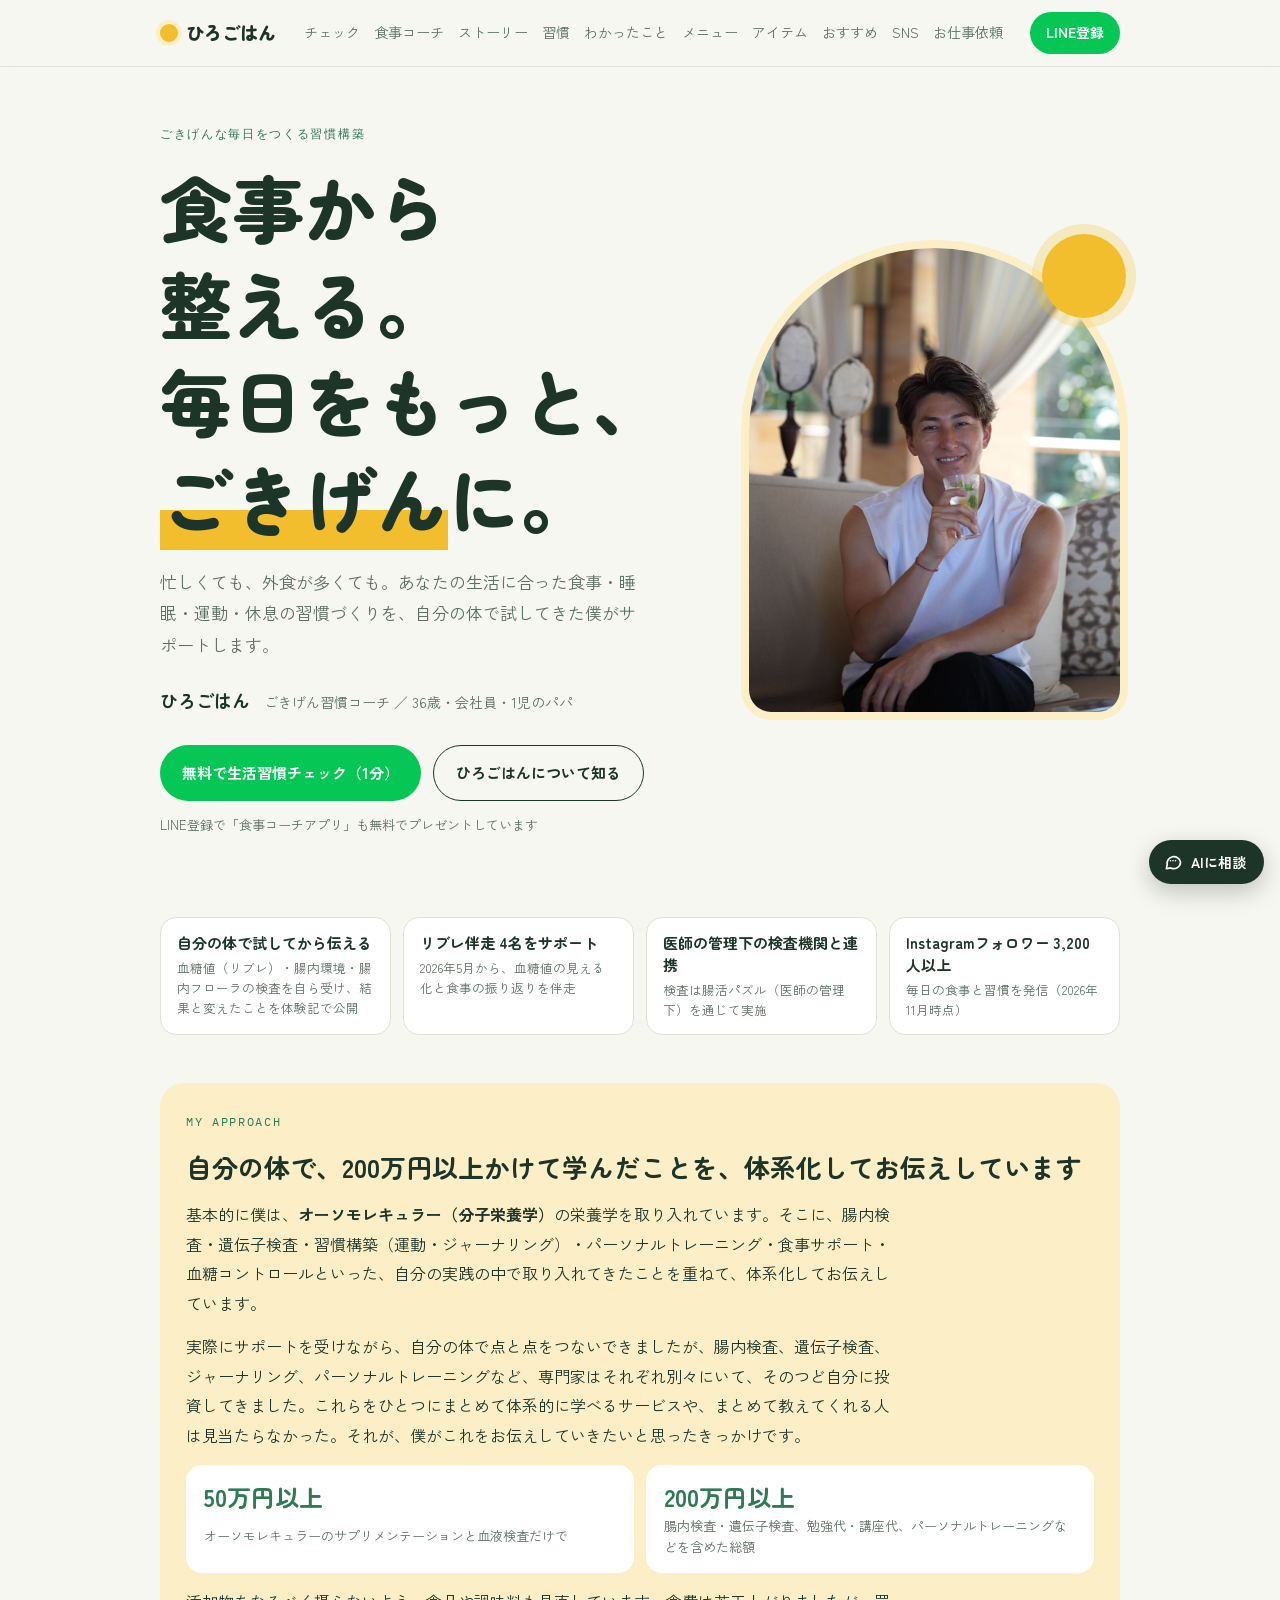
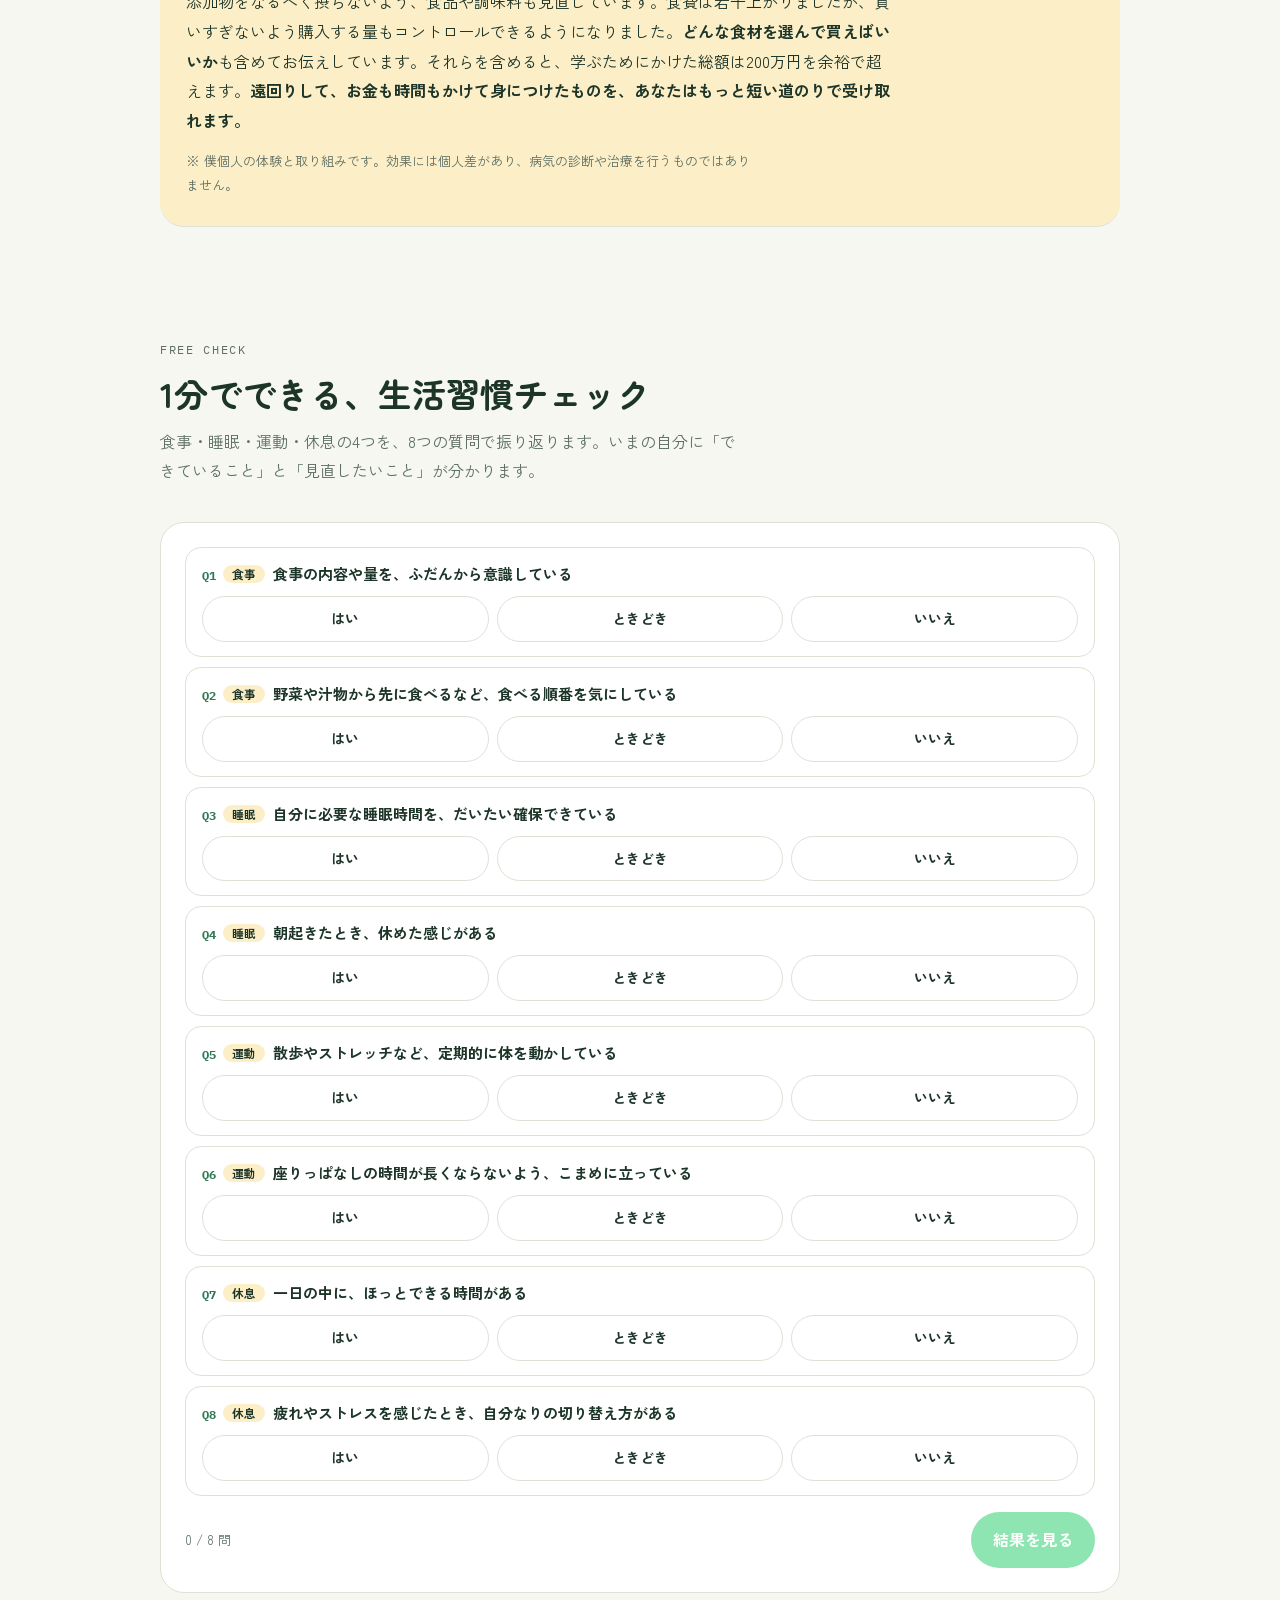
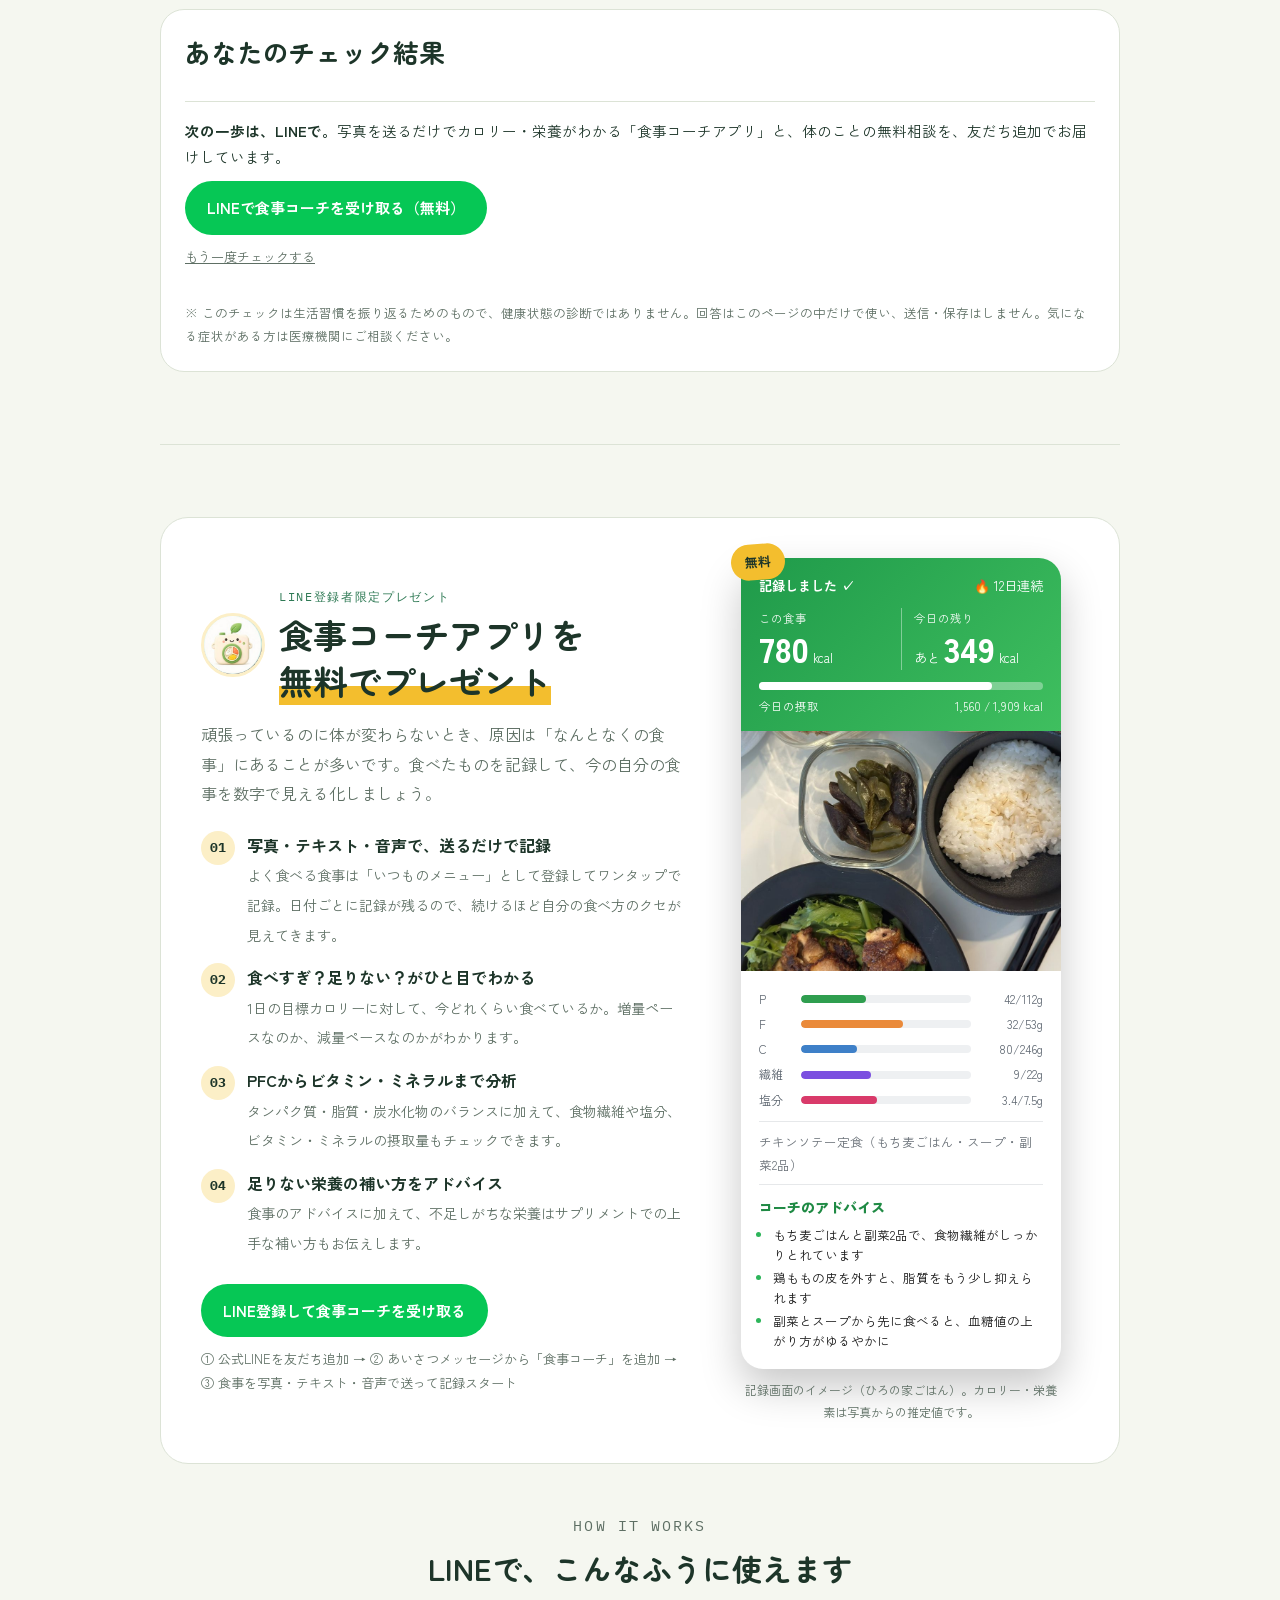
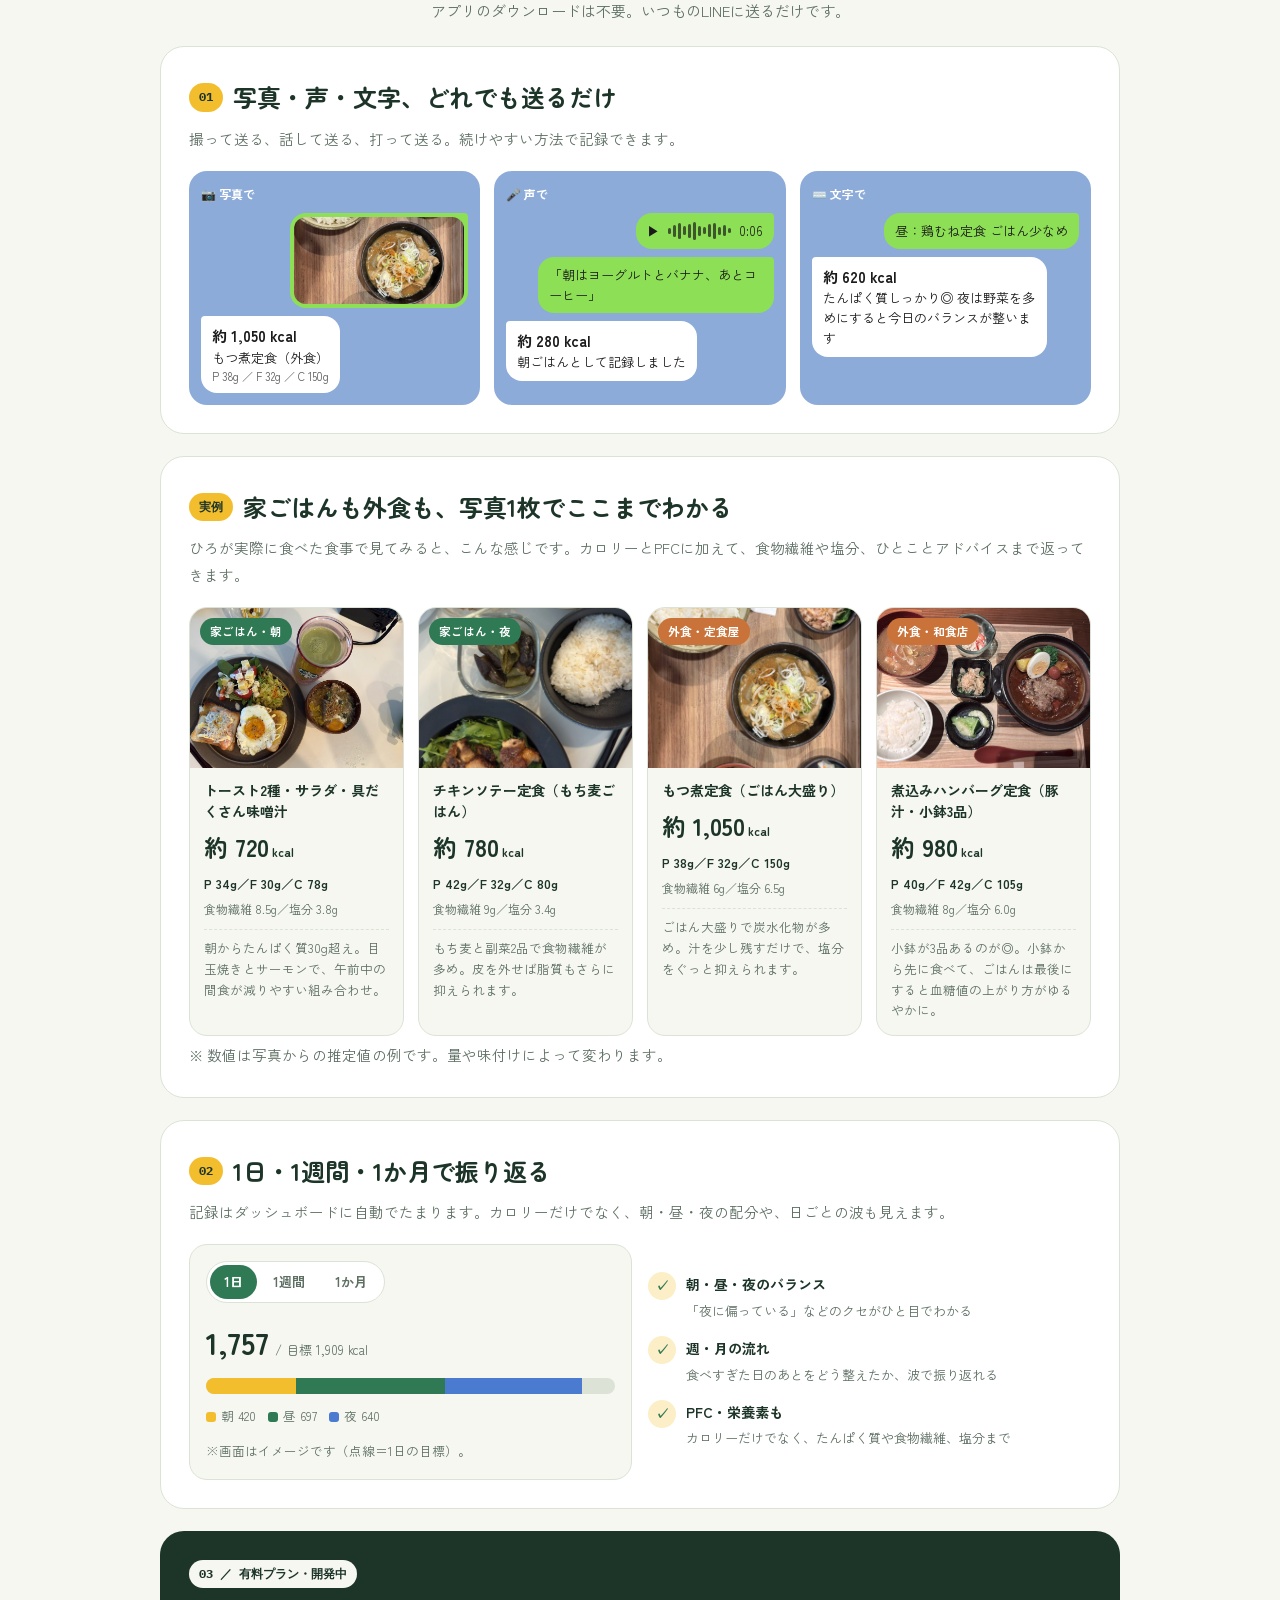
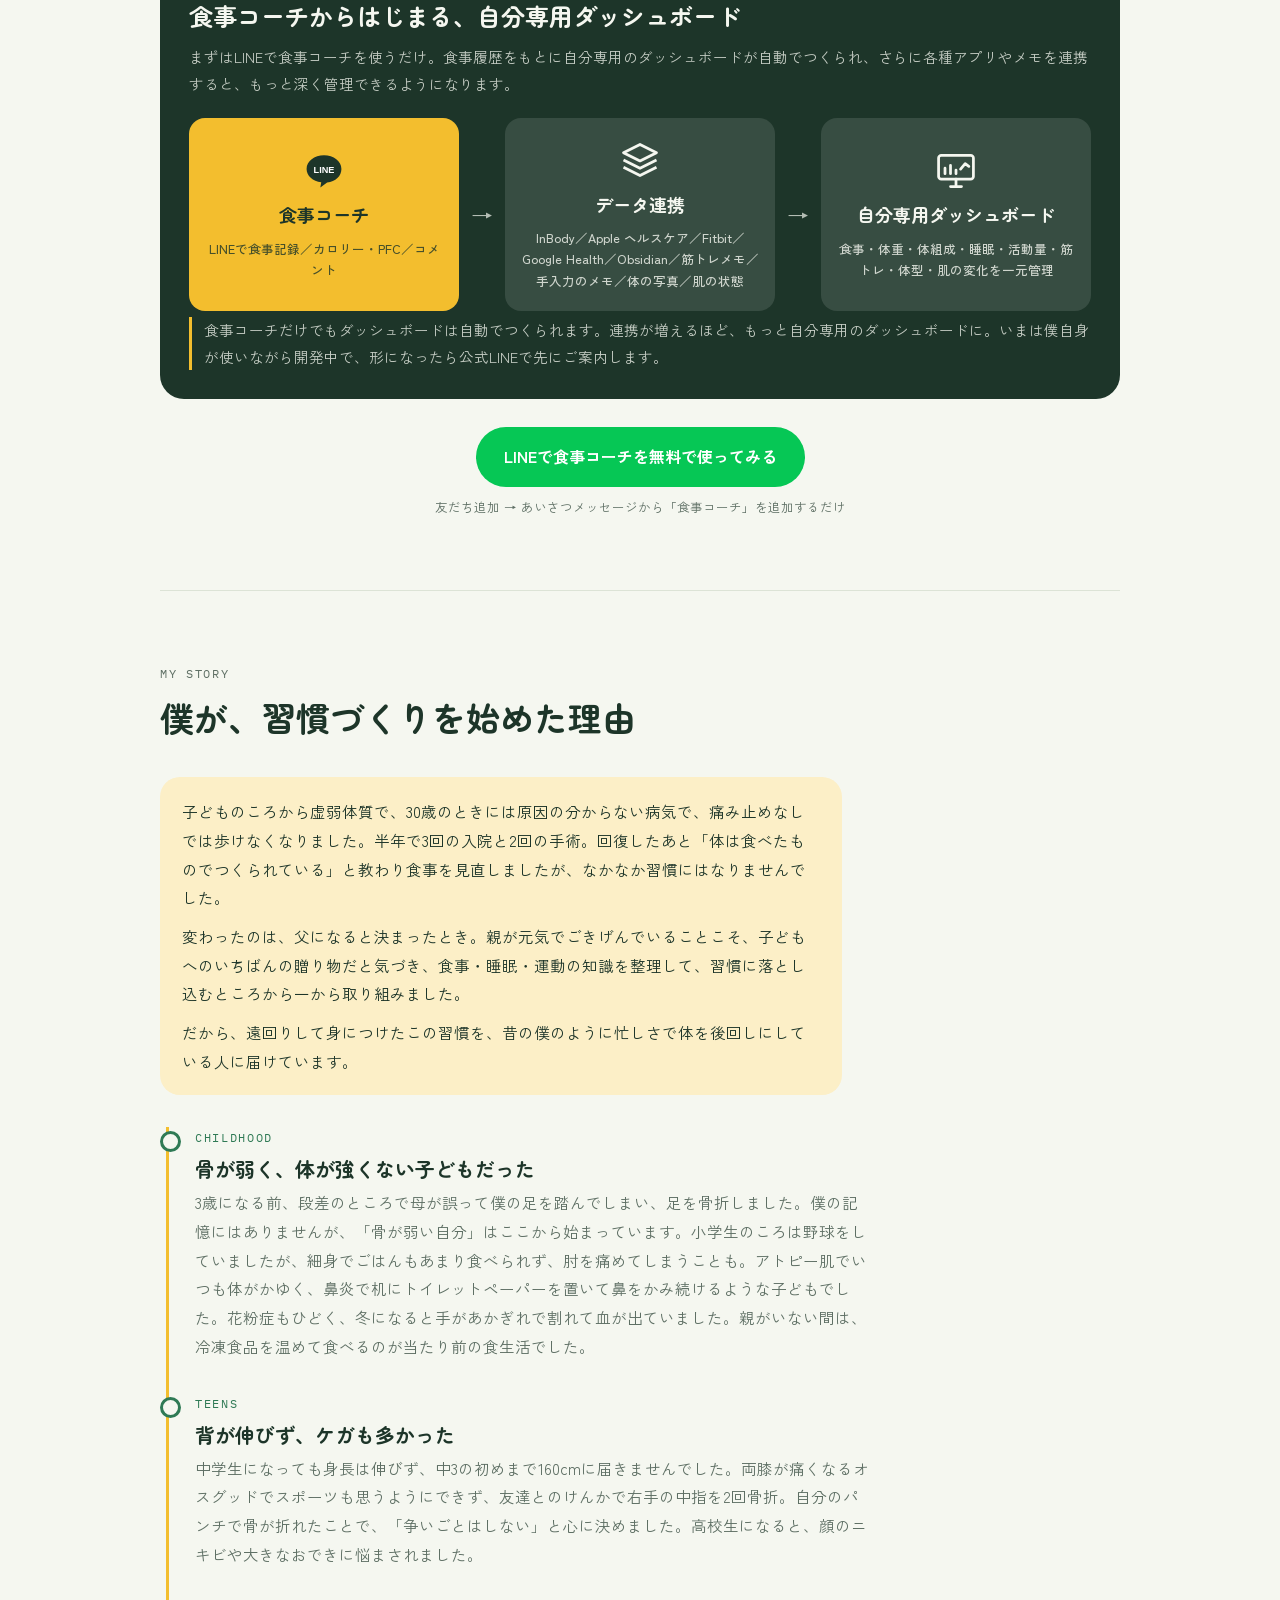
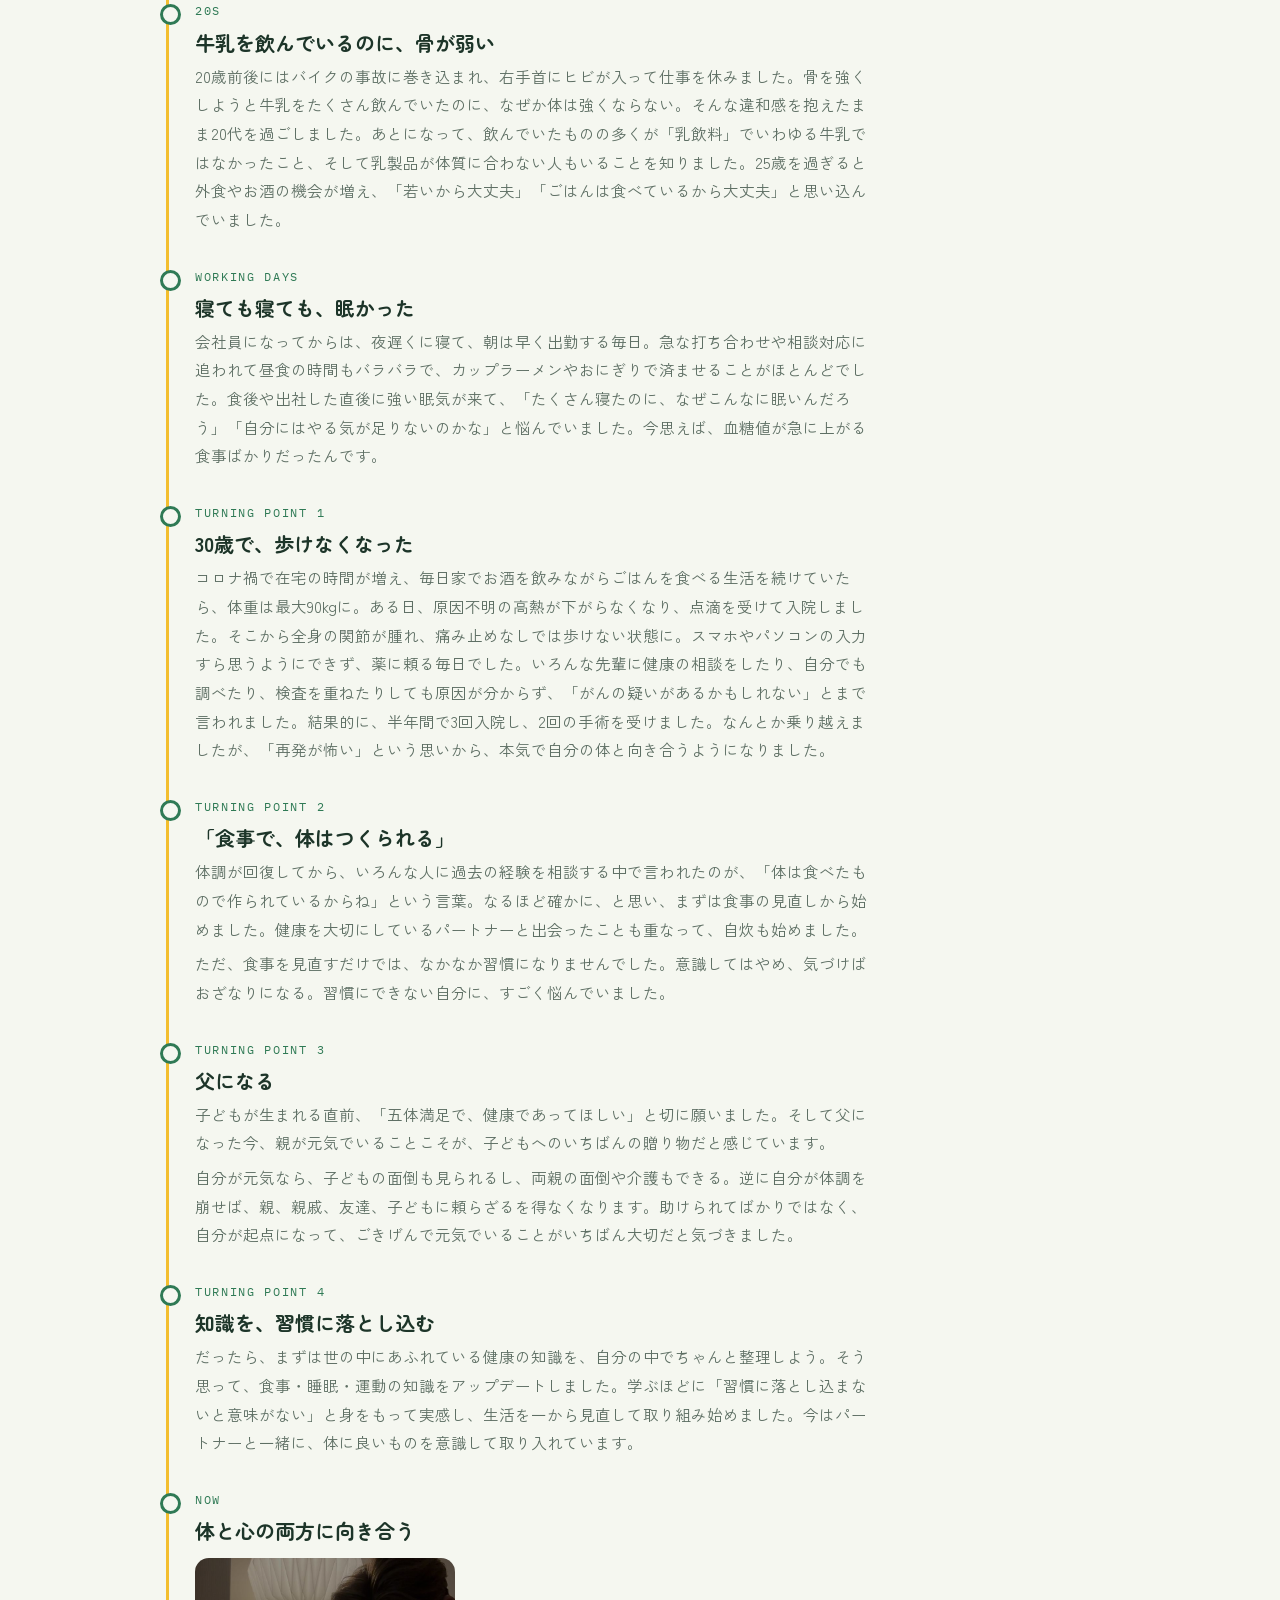
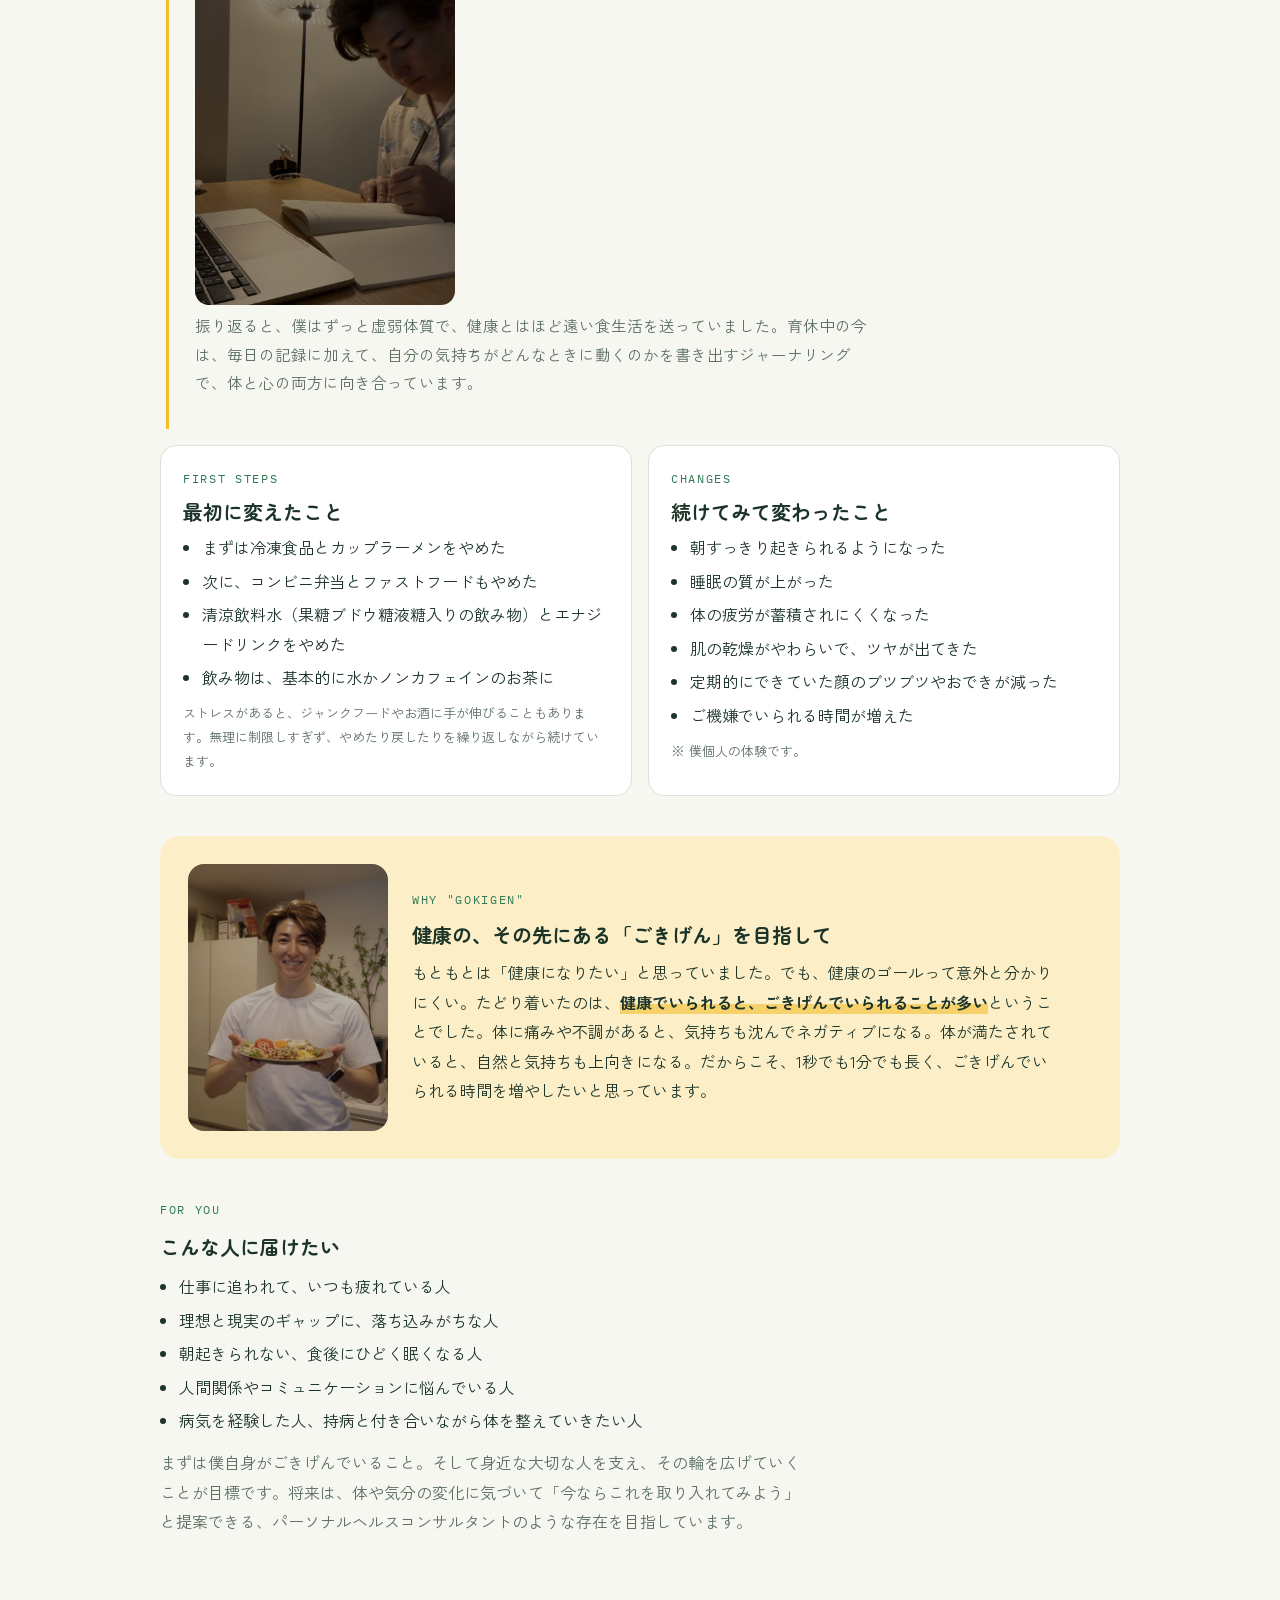
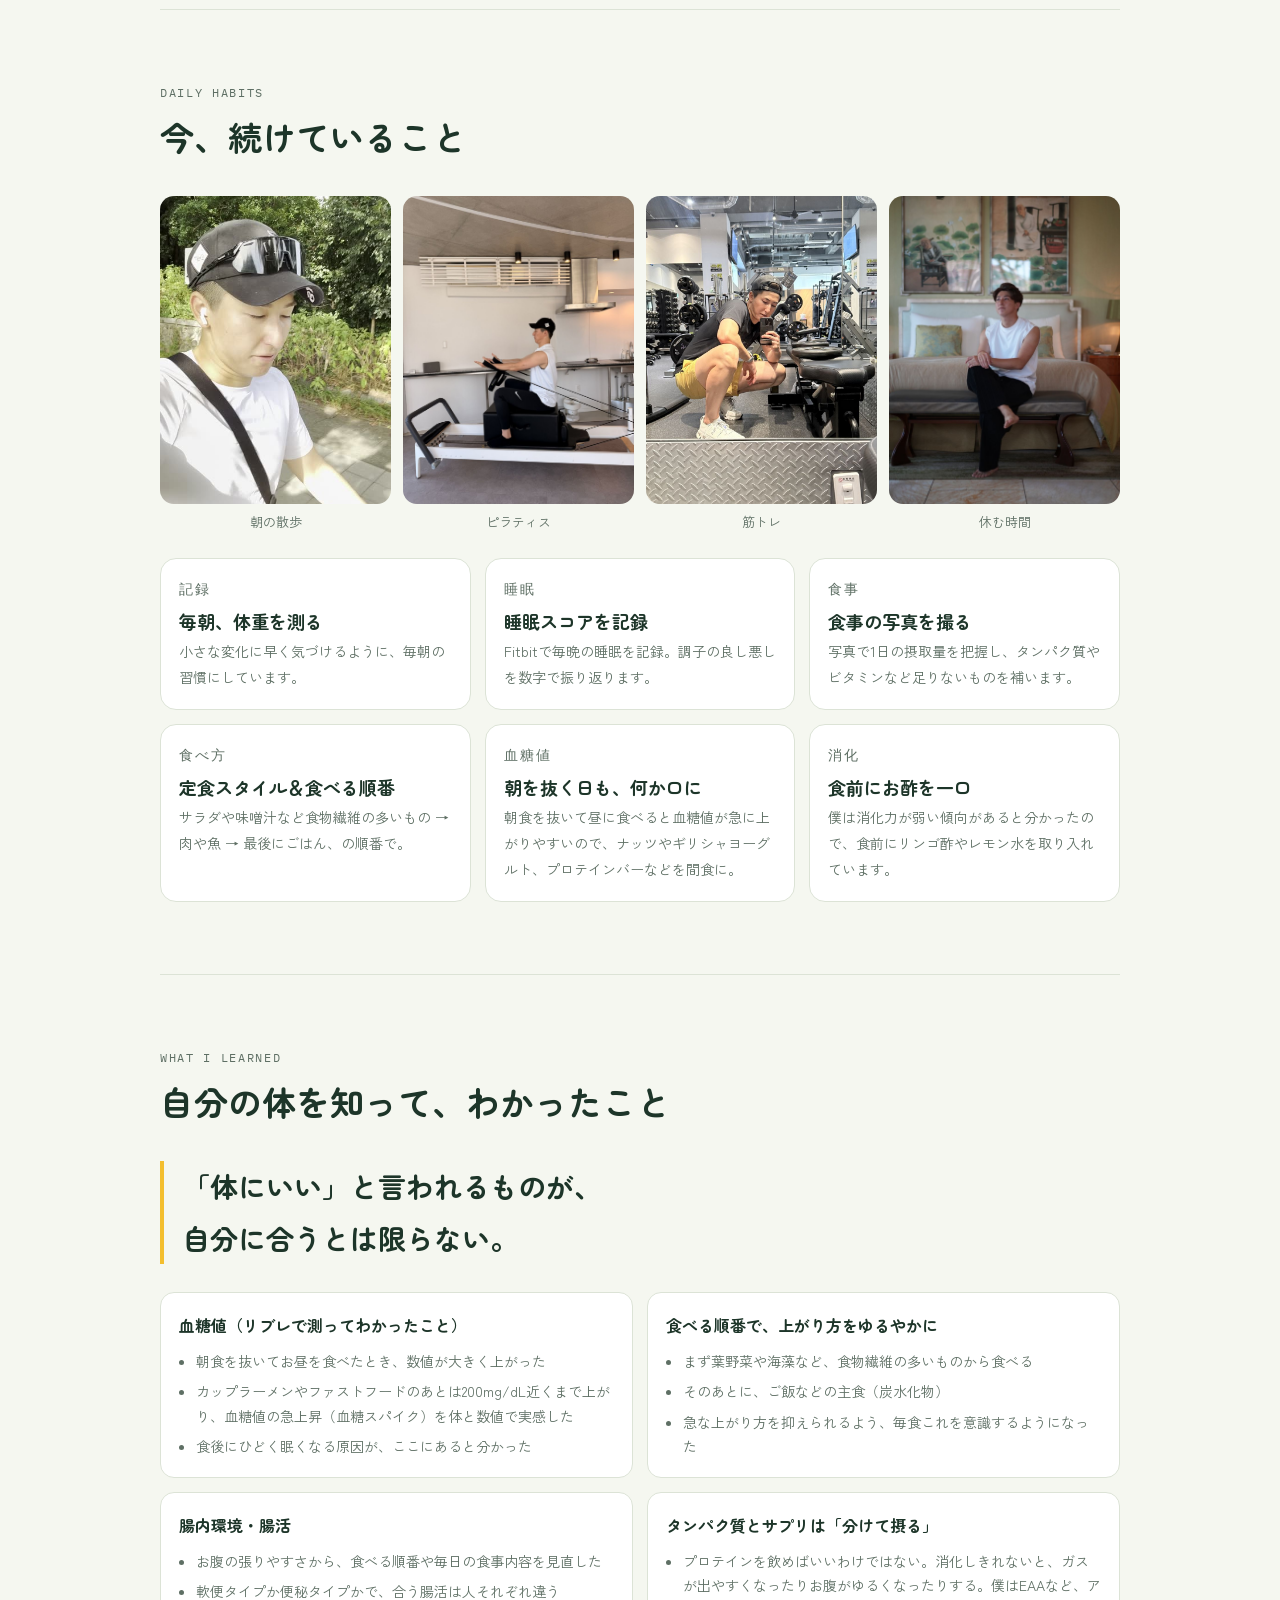
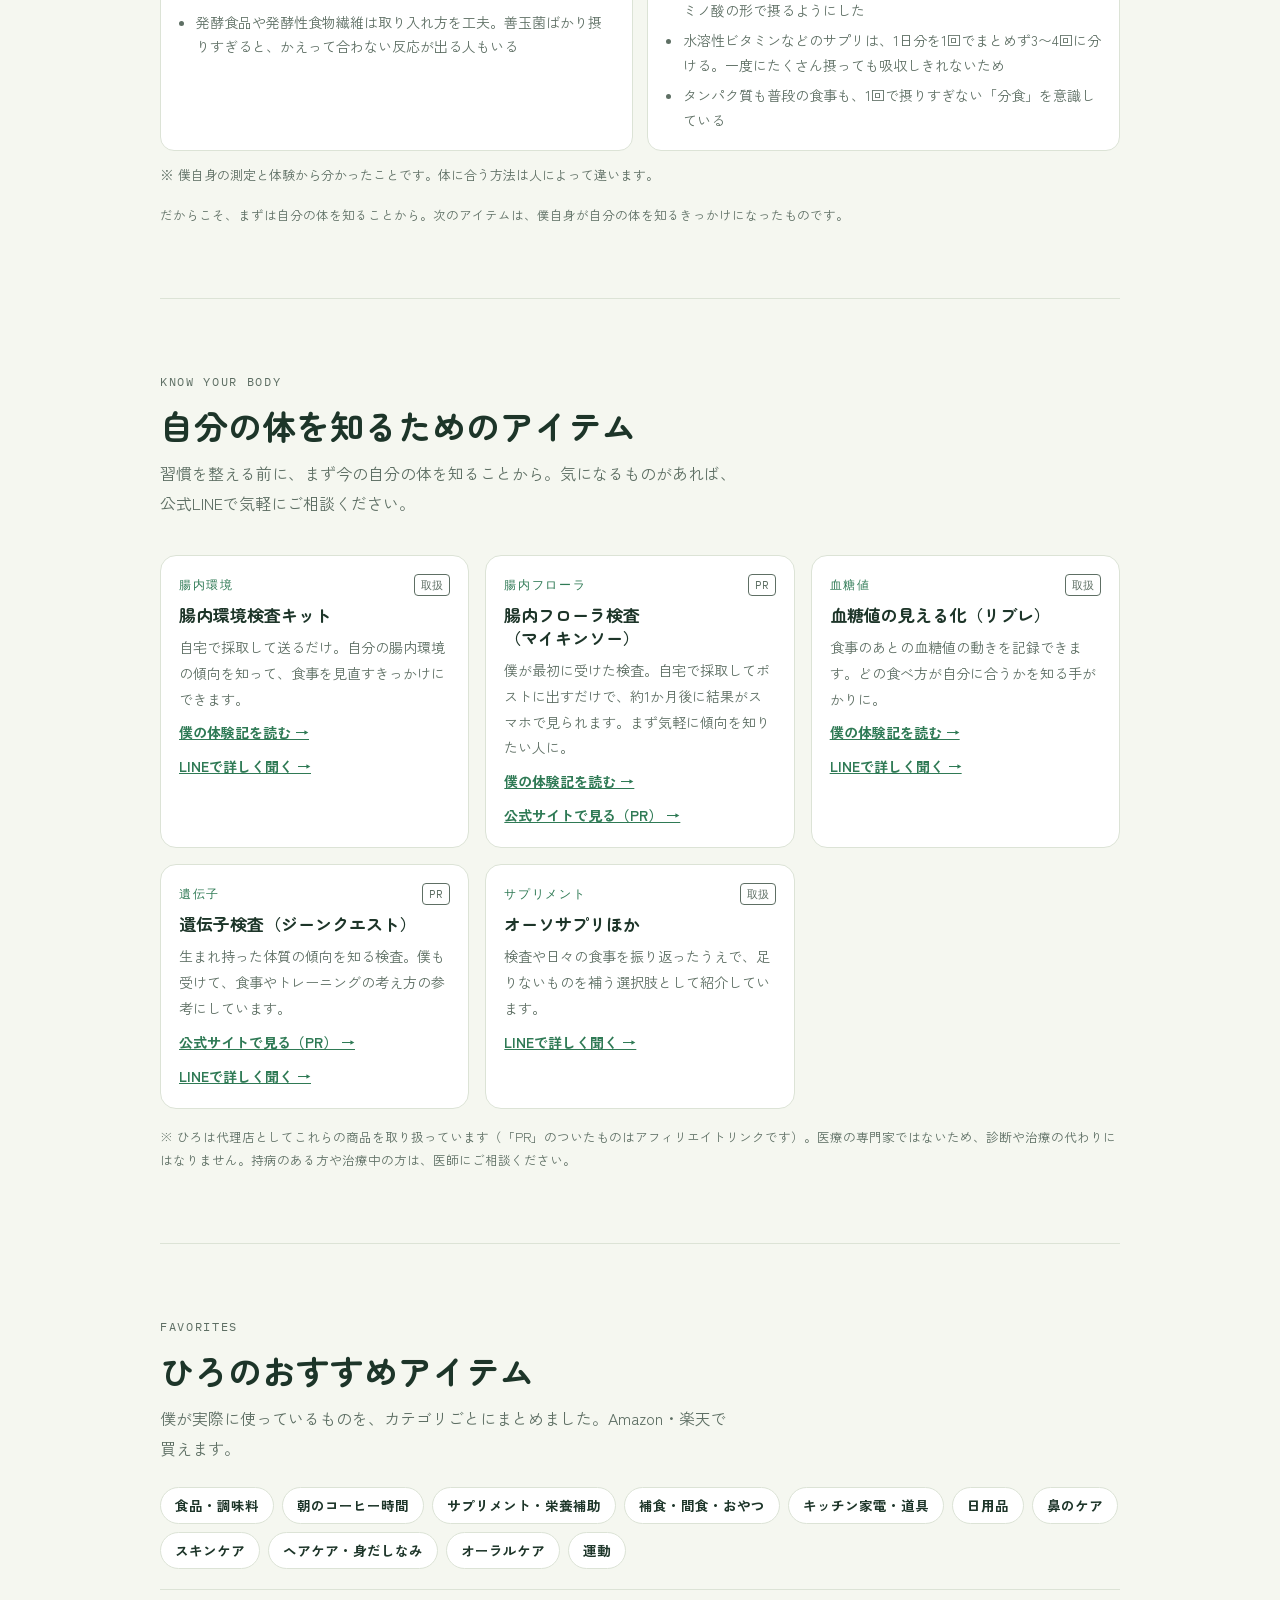
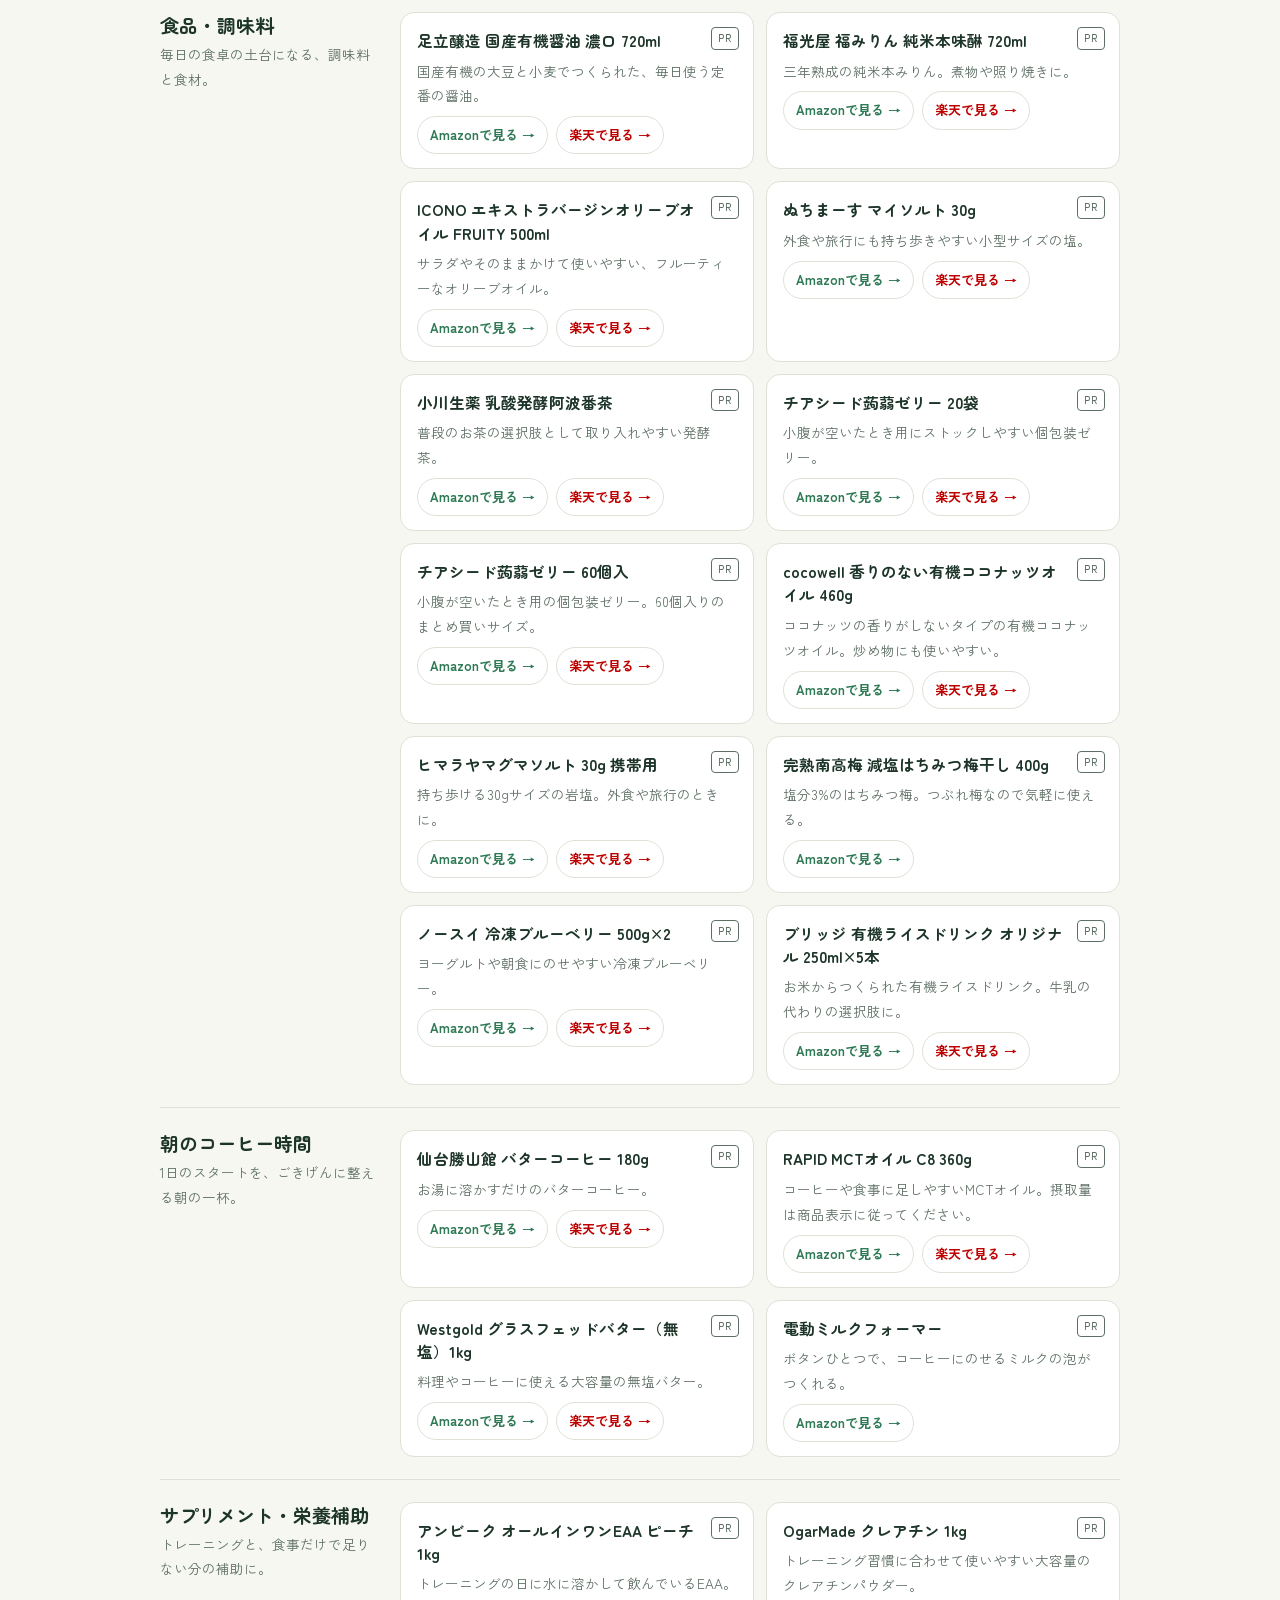
<file: index.html>
<!doctype html>
<html lang="ja">
<head>
<!-- Google tag (gtag.js) -->
<script async src="https://www.googletagmanager.com/gtag/js?id=G-JDY5L52VSH"></script>
<script>
  window.dataLayer = window.dataLayer || [];
  function gtag(){dataLayer.push(arguments);}
  gtag('js', new Date());

  // 自分の端末を計測から除外: ?notrack=1 で除外ON / ?notrack=0 で解除（端末・ブラウザごとに保存）
  (function(){
    var k='hirogohan_notrack', p=new URLSearchParams(location.search).get('notrack'), on=false;
    try{
      if(p==='1') localStorage.setItem(k,'1');
      if(p==='0') localStorage.removeItem(k);
      on = localStorage.getItem(k)==='1';
    }catch(e){}
    if(on) window['ga-disable-G-JDY5L52VSH']=true;
    if(p==='1'||p==='0') document.addEventListener('DOMContentLoaded',function(){
      var d=document.createElement('div');
      d.textContent = on ? 'この端末は計測から除外されています（ひろ用）' : 'この端末の計測除外を解除しました';
      d.style.cssText='position:fixed;left:12px;right:12px;top:12px;z-index:99999;padding:12px 14px;border-radius:10px;background:#2b2b2b;color:#fff;font:600 14px/1.5 sans-serif;text-align:center;box-shadow:0 4px 16px rgba(0,0,0,.25)';
      document.body.appendChild(d); setTimeout(function(){d.remove();},5000);
    });
  })();

  gtag('config', 'G-JDY5L52VSH');
</script>
<meta charset="utf-8">
<meta name="viewport" content="width=device-width, initial-scale=1, viewport-fit=cover">
<title>ひろごはん（hirogohan）｜ごきげん習慣コーチ 公式サイト</title>
<meta name="description" content="ひろごはん（ひろ）の公式サイト。朝活・食事・睡眠・運動の習慣で、毎日をごきげんに。血糖値・腸内環境から自分の体を知るためのアイテムや、公式LINE登録者には、カロリーと栄養素を記録・分析できる食事コーチアプリをプレゼントしています。">
<meta property="og:title" content="ひろごはん｜ごきげん習慣コーチ">
<meta property="og:description" content="毎日を、ごきげんに。朝活・食事・睡眠・運動の習慣から人生を整える。">
<meta property="og:type" content="website">
<meta property="og:image" content="https://ghiroe9-ctrl.github.io/hirogohan-site/og.jpg">
<meta property="og:url" content="https://ghiroe9-ctrl.github.io/hirogohan-site/">
<meta name="twitter:card" content="summary_large_image">
<script type="application/ld+json">{"@context": "https://schema.org", "@graph": [{"@type": "WebSite", "name": "ひろごはん", "alternateName": ["hirogohan", "hiro gohan", "ひろごはん｜ごきげん習慣コーチ"], "url": "https://ghiroe9-ctrl.github.io/hirogohan-site/", "inLanguage": "ja"}, {"@type": "Person", "name": "ひろごはん", "alternateName": ["ひろ", "hirogohan"], "jobTitle": "ごきげん習慣コーチ", "url": "https://ghiroe9-ctrl.github.io/hirogohan-site/", "image": "https://ghiroe9-ctrl.github.io/hirogohan-site/img/hero.jpg", "sameAs": ["https://www.instagram.com/hiro_gohan_kurashi/", "https://www.threads.com/@hiro_gohan_kurashi", "https://x.com/restart_hiro", "https://note.com/large_avocet5920"]}]}</script>
<link rel="icon" href="data:image/svg+xml,%3Csvg xmlns='http://www.w3.org/2000/svg' viewBox='0 0 100 100'%3E%3Ccircle cx='50' cy='50' r='46' fill='%23FCEFC7'/%3E%3Ccircle cx='50' cy='50' r='28' fill='%23F3BE2E'/%3E%3C/svg%3E">
<link rel="preconnect" href="https://fonts.googleapis.com"><link rel="preconnect" href="https://fonts.gstatic.com" crossorigin>
<link rel="stylesheet" href="https://fonts.googleapis.com/css2?family=Zen+Maru+Gothic:wght@500;700;900&family=Zen+Kaku+Gothic+New:wght@400;500;700&family=IBM+Plex+Mono:wght@500&display=swap" media="print" onload="this.media='all'"><noscript><link rel="stylesheet" href="https://fonts.googleapis.com/css2?family=Zen+Maru+Gothic:wght@500;700;900&family=Zen+Kaku+Gothic+New:wght@400;500;700&family=IBM+Plex+Mono:wght@500&display=swap"></noscript>
<style>
:root{
  --bg:#F5F7F0; --surface:#FFFFFF; --ink:#1D3529; --muted:#5E6F64; --line:#DCE3D6;
  --sun:#F3BE2E; --sun-soft:#FCEFC7; --leaf:#2F7A55; --line-green:#06C755;
  --display:"Zen Maru Gothic","Hiragino Maru Gothic ProN","Yu Gothic",sans-serif;
  --body:"Zen Kaku Gothic New","Hiragino Sans","Yu Gothic",sans-serif;
  --mono:"IBM Plex Mono",ui-monospace,monospace;
  color-scheme:light;
}
@media (prefers-color-scheme: dark){:root{
  --bg:#121A16; --surface:#1A2520; --ink:#E9EFE7; --muted:#A3B3A8; --line:#2C3A33;
  --sun:#F5C94A; --sun-soft:#3A3320; --leaf:#6CC197; --line-green:#2FD877; color-scheme:dark}}
*{box-sizing:border-box}
html{scroll-behavior:smooth}
body{margin:0;background:var(--bg);color:var(--ink);font-family:var(--body);font-size:16px;line-height:1.85;padding-inline:20px}
img{max-width:100%}
.wrap{max-width:960px;margin-inline:auto}
h1,h2,h3{font-family:var(--display);line-height:1.35;text-wrap:balance;margin:0}
p{margin:0}
a{color:inherit}
a:focus-visible,button:focus-visible{outline:3px solid var(--sun);outline-offset:3px;border-radius:6px}
.eyebrow{font-family:var(--mono);font-size:12px;letter-spacing:.14em;text-transform:uppercase;color:var(--leaf)}
body>nav{position:sticky;top:0;z-index:5;background:color-mix(in srgb,var(--bg) 88%,transparent);backdrop-filter:blur(8px);margin-inline:-20px;padding:12px 20px;border-bottom:1px solid var(--line)}
nav .wrap{display:flex;align-items:center;justify-content:space-between;gap:12px}
.logo{font-family:var(--display);font-weight:900;font-size:18px;text-decoration:none;display:flex;align-items:center;gap:8px}
.logo-sub{font-family:var(--body);font-weight:500;font-size:12px;color:var(--muted)}
@media (max-width:400px){.logo-sub{display:none}}
.logo i{width:18px;height:18px;border-radius:50%;background:var(--sun);display:inline-block;box-shadow:0 0 0 4px var(--sun-soft)}
.nav-links{display:flex;gap:18px;font-size:14px}
.nav-links a{text-decoration:none;color:var(--muted)}
@media (max-width:680px){.nav-links{display:none}}
.btn-line{background:var(--line-green);color:#fff;text-decoration:none;font-weight:700;font-size:14px;padding:8px 16px;border-radius:99px;white-space:nowrap}
section{padding-block:72px;border-bottom:1px solid var(--line)}
section:last-of-type{border-bottom:0}
.sec-head{display:grid;gap:10px;margin-bottom:36px}
.sec-head h2{font-size:clamp(24px,4.4vw,34px)}
.sec-head p{color:var(--muted);max-width:36em}
.hero{display:grid;grid-template-columns:1.2fr .8fr;gap:32px;align-items:center;padding-block:56px 72px}
@media (max-width:720px){.hero{grid-template-columns:1fr}}
.hero h1{font-size:clamp(40px,8.5vw,72px);font-weight:900;margin-top:12px}
.hero h1 em{font-style:normal;background:linear-gradient(transparent 62%,var(--sun) 62%)}
.hero .lead{margin-top:20px;font-size:17px;color:var(--muted);max-width:28em}
.hero .who{margin-top:24px;font-size:14px;color:var(--muted)}
.hero .who b{color:var(--ink);font-family:var(--display);font-size:18px}
.hero-ctas{display:flex;flex-wrap:wrap;gap:12px;margin-top:28px}
.hero-note{margin-top:12px;font-size:13px;color:var(--muted)}
.trust{padding-block:8px 40px;border-bottom:0}
.trust-list{list-style:none;margin:0;padding:0;display:grid;grid-template-columns:repeat(4,1fr);gap:12px}
@media (max-width:820px){.trust-list{grid-template-columns:1fr 1fr}}
@media (max-width:460px){.trust-list{grid-template-columns:1fr}}
.approach{background:var(--sun-soft);border-radius:24px;padding:28px 26px;margin-block:8px 40px;display:grid;gap:14px}
.approach h2{font-size:clamp(20px,3.2vw,26px);line-height:1.5;margin:0}
.approach p{margin:0;max-width:44em}
.app-stats{list-style:none;margin:0;padding:0;display:grid;grid-template-columns:1fr 1fr;gap:12px}
@media (max-width:560px){.app-stats{grid-template-columns:1fr}}
.app-stats li{background:var(--surface);border-radius:16px;padding:16px 18px;display:grid;gap:4px}
.app-stats b{font-family:var(--display);font-size:24px;line-height:1.3;color:var(--leaf)}
.app-stats span{font-size:13px;color:var(--muted);line-height:1.6}
.trust-list li{background:var(--surface);border:1px solid var(--line);border-radius:16px;padding:14px 16px;display:grid;gap:4px;align-content:start}
.trust-list b{font-family:var(--display);font-size:15px;line-height:1.45}
.trust-list span{font-size:12.5px;color:var(--muted);line-height:1.6}
.hc{background:var(--surface);border:1px solid var(--line);border-radius:24px;padding:24px}
@media (max-width:720px){.hc{padding:16px}}
.hc-qs{list-style:none;margin:0;padding:0;display:grid;gap:10px;counter-reset:q}
.hc-qs li{border:1px solid var(--line);border-radius:16px;padding:14px 16px;display:grid;gap:10px;counter-increment:q}
.hc-qs li.done{border-color:color-mix(in srgb,var(--leaf) 45%,var(--line))}
.hc-qs p{font-weight:700;font-size:15px;line-height:1.6}
.hc-qs p::before{content:"Q" counter(q) " ";font-family:var(--mono);font-size:12px;color:var(--leaf)}
.hc-qs i{font-style:normal;font-size:11.5px;font-weight:700;background:var(--sun-soft);border-radius:99px;padding:1px 9px;margin-right:8px;vertical-align:1px}
.hc-opts{display:flex;gap:8px;flex-wrap:wrap}
.hc-opts label{flex:1;min-width:84px;text-align:center;border:1.5px solid var(--line);border-radius:99px;padding:9px 10px;font-size:14px;font-weight:700;cursor:pointer;user-select:none}
.hc-opts input{position:absolute;opacity:0;pointer-events:none}
.hc-opts label:has(input:checked){background:var(--leaf);border-color:var(--leaf);color:#fff}
.hc-opts label:has(input:focus-visible){outline:3px solid var(--sun);outline-offset:2px}
.hc-foot{display:flex;align-items:center;justify-content:space-between;gap:12px;margin-top:16px;flex-wrap:wrap}
.hc-progress{font-size:13px;color:var(--muted)}
.hc-foot .btn[disabled]{opacity:.45;cursor:not-allowed}
button.btn{border:0;font:inherit;font-weight:700;cursor:pointer}
.hc-result{margin-top:16px;background:var(--surface);border:1px solid var(--line);border-radius:24px;padding:24px;display:grid;gap:16px}
.hc-result h3{font-size:clamp(20px,3.6vw,26px)}
.hc-areas{display:grid;grid-template-columns:1fr 1fr;gap:12px}
@media (max-width:720px){.hc-areas{grid-template-columns:1fr}}
.hc-area{border-radius:16px;padding:14px 16px;border:1px solid var(--line)}
.hc-area.ok{background:color-mix(in srgb,var(--leaf) 10%,transparent)}
.hc-area.up{background:var(--sun-soft)}
.hc-area h4{margin:0;font-family:var(--display);font-size:16px;display:flex;justify-content:space-between;gap:8px}
.hc-area h4 small{font-family:var(--body);font-size:12px;font-weight:700;color:var(--muted)}
.hc-area p{font-size:13.5px;margin-top:6px;line-height:1.7}
.hc-next{display:grid;gap:10px;justify-items:start;border-top:1px solid var(--line);padding-top:16px}
.hc-next p{font-size:14.5px}
.hc-retry{background:none;border:0;color:var(--muted);text-decoration:underline;font:inherit;font-size:13px;cursor:pointer;padding:0}
.story-sum{background:var(--sun-soft);border-radius:20px;padding:20px 22px;display:grid;gap:10px;margin-bottom:32px;font-size:15.5px;max-width:44em}
.hero-offer{margin-top:28px;background:var(--surface);border:1.5px solid var(--line);border-radius:20px;padding:18px 18px 20px;max-width:30em}
.hero-offer-label{font-size:14px;line-height:1.7;font-weight:700}
.hero-offer-label span{display:inline-block;background:var(--line-green);color:#fff;font-size:12px;padding:2px 10px;border-radius:99px;margin-right:8px;vertical-align:1px}
.hero-offer .hero-ctas{margin-top:14px}
.sticky-line{position:fixed;left:12px;right:12px;bottom:calc(12px + env(safe-area-inset-bottom));z-index:6;display:none;align-items:center;justify-content:space-between;gap:10px;background:var(--surface);border:1px solid var(--line);border-radius:18px;padding:10px 10px 10px 16px;box-shadow:0 8px 24px rgba(0,0,0,.14);transform:translateY(140%);transition:transform .25s ease}
.sticky-line.show{transform:none}
.sticky-line p{font-size:13px;line-height:1.5;font-weight:700}
.sticky-line p small{display:block;font-weight:500;color:var(--muted);font-size:11px}
.sticky-line .btn{background:var(--line-green);color:#fff;padding:10px 16px;font-size:14px;white-space:nowrap}
@media (max-width:720px){.sticky-line{display:flex}body{padding-bottom:84px}}
@media (prefers-reduced-motion:reduce){.sticky-line{transition:none}}
.btn{display:inline-flex;align-items:center;gap:8px;text-decoration:none;font-weight:700;padding:13px 22px;border-radius:99px;font-size:15px}
.btn.primary{background:var(--line-green);color:#fff}
.btn.ghost{border:1.5px solid var(--ink)}
.sun-art svg{width:100%;height:auto;display:block;max-width:420px;margin-inline:auto}
.quote{font-family:var(--display);font-size:clamp(20px,3.6vw,28px);font-weight:700;padding-left:18px;border-left:4px solid var(--sun);max-width:30em}
.about p.body{margin-top:20px;color:var(--muted);max-width:36em}
.pillars{display:grid;grid-template-columns:repeat(4,1fr);gap:14px}
@media (max-width:820px){.pillars{grid-template-columns:repeat(2,1fr)}}
@media (max-width:420px){.pillars{grid-template-columns:1fr}}
.pillar{background:var(--surface);border:1px solid var(--line);border-radius:16px;padding:18px;display:grid;gap:6px;align-content:start}
.pillar h3{font-size:18px}
.pillar p{font-size:14px;color:var(--muted)}
.items{display:grid;grid-template-columns:repeat(3,1fr);gap:16px}
@media (max-width:720px){.items{grid-template-columns:1fr}}
.item{background:var(--surface);border:1px solid var(--line);border-radius:16px;padding:18px;display:grid;gap:8px;align-content:start}
.item .top{display:flex;justify-content:space-between;align-items:center}
.pr{font-family:var(--mono);font-size:11px;border:1px solid var(--muted);color:var(--muted);border-radius:4px;padding:0 6px}
.item h3{font-size:17px}
.item p{font-size:14px;color:var(--muted)}
.item a{font-size:14px;font-weight:700;color:var(--leaf)}
.note{font-size:12.5px;color:var(--muted);margin-top:16px}
.product{display:grid;gap:12px;background:var(--ink);color:var(--bg);border-radius:24px;padding:36px}
@media (max-width:720px){.product{padding:26px}}
.product .eyebrow{color:var(--sun)}
.product h2{font-size:clamp(22px,4vw,30px)}
.product p{opacity:.85;font-size:15px;max-width:36em}
.product .btn{background:var(--sun);color:#1D3529;justify-self:start;margin-top:8px}
.line-box{display:grid;grid-template-columns:1.3fr .7fr;gap:24px;align-items:center;background:var(--sun-soft);border-radius:24px;padding:32px}
@media (max-width:720px){.line-box{grid-template-columns:1fr;padding:24px}}
.line-box h2{font-size:clamp(22px,4vw,30px)}
.line-box ul{margin:14px 0 0;padding-left:1.2em;font-size:15px}
.line-box .btn{background:var(--line-green);color:#fff}
.coach{display:grid;grid-template-columns:1.15fr .85fr;gap:40px;align-items:center;background:var(--surface);border:1px solid var(--line);border-radius:28px;padding:40px}
@media (max-width:820px){.coach{grid-template-columns:1fr;padding:24px;gap:28px}}
.coach-head{display:flex;gap:14px;align-items:center}
.coach-head img{width:64px;height:64px;border-radius:50%;border:3px solid var(--sun-soft);flex:none}
.coach h2{font-size:clamp(24px,4.4vw,34px);margin-top:4px}
.coach h2 em{font-style:normal;background:linear-gradient(transparent 62%,var(--sun) 62%)}
.coach .lead{color:var(--muted);margin:16px 0 22px}
.coach-feats{list-style:none;margin:0;padding:0;display:grid;gap:14px}
.coach-feats li{display:grid;grid-template-columns:34px 1fr;gap:12px;align-items:start}
.coach-feats i{font-style:normal;font-family:var(--mono);font-size:13px;font-weight:700;width:34px;height:34px;border-radius:50%;display:grid;place-items:center;background:var(--sun-soft);color:var(--ink)}
.coach-feats b{display:block;font-size:16px}
.coach-feats span{font-size:14px;color:var(--muted)}
.how{margin-top:28px;display:grid;gap:22px}
.how-head{display:grid;gap:8px;text-align:center;margin-top:20px}
.how-head h3{font-size:clamp(22px,4vw,30px)}
.how-head p{color:var(--muted);font-size:15px}
.rec{background:#fff;border-radius:22px;overflow:hidden;box-shadow:0 18px 40px rgba(0,0,0,.22);color:#1b1b1b;font-size:13px;text-align:left}
.rec-top{background:linear-gradient(135deg,#1F9A4A,#3FBF5F);color:#fff;padding:16px 18px 14px}
.rec-row{display:flex;justify-content:space-between;gap:8px;font-size:13px}.rec-row.sm{font-size:11.5px;opacity:.95;margin-top:6px}
.rec-nums{display:grid;grid-template-columns:1fr 1fr;margin:10px 0 12px}.rec-nums>div+div{border-left:1px solid rgba(255,255,255,.4);padding-left:12px}
.rec-nums small{display:block;font-size:11.5px;opacity:.9}.rec-nums strong{font-size:34px;line-height:1.1;font-weight:800}
.rec-prog{height:8px;border-radius:9px;background:rgba(255,255,255,.35)}.rec-prog i{display:block;height:100%;border-radius:9px;background:#fff}
.rec>img{display:block;width:100%;aspect-ratio:4/3;object-fit:cover;border:0!important;border-radius:0!important;box-shadow:none!important}
.rec-body{padding:14px 18px 18px}
.rec-bar{display:grid;grid-template-columns:34px 1fr 64px;align-items:center;gap:8px;font-size:12px;color:#5d6670;margin:3px 0}
.rec-bar i{display:block;height:8px;background:#eef0f2;border-radius:9px;overflow:hidden}.rec-bar i b{display:block;height:100%;border-radius:9px}
.rec-bar em{font-style:normal;text-align:right}
.rec-dish{margin:10px 0 0;padding:8px 0;border-top:1px solid #e6e8ea;border-bottom:1px solid #e6e8ea;color:#6b7279;font-size:12.5px}
.rec-adv{margin:10px 0 4px;color:#1F8A44;font-weight:800;font-size:14px}
.rec ul{margin:0;padding-left:1.1em;display:grid;gap:3px;font-size:12.5px;line-height:1.6}
.rec ul li::marker{color:#2DB55A}
.ex-grid{display:grid;grid-template-columns:repeat(4,1fr);gap:14px;margin-top:18px}
@media (max-width:980px){.ex-grid{grid-template-columns:1fr 1fr}}
@media (max-width:520px){.ex-grid{grid-template-columns:1fr}}
.ex-card{margin:0;background:var(--bg);border:1px solid var(--line);border-radius:18px;overflow:hidden;display:grid;grid-template-rows:auto 1fr}
.ex-photo{position:relative;aspect-ratio:4/3;overflow:hidden}.ex-photo img{display:block;width:100%!important;height:100%!important;object-fit:cover}
.ex-tag{position:absolute;left:10px;top:10px;background:#2F7A55;color:#fff;font-size:11.5px;font-weight:700;border-radius:99px;padding:3px 10px}
.ex-tag.out{background:#C9733A}
.ex-card figcaption{padding:12px 14px 14px;display:grid;gap:3px;align-content:start}
.ex-card figcaption b{font-size:14px;line-height:1.5}
.ex-card figcaption strong{font-size:24px;font-family:var(--display);color:var(--ink)}.ex-card figcaption strong small{font-size:12px;font-weight:600}
.ex-pfc{font-size:12.5px;font-weight:700;color:var(--ink)}.ex-sub{font-size:12px;color:var(--muted)}
.ex-adv{font-size:12.5px;color:var(--muted);line-height:1.65;margin-top:6px;padding-top:8px;border-top:1px dashed var(--line)}
.ex-note{font-size:12px;color:var(--muted);margin-top:12px}
.how-block{background:var(--surface);border:1px solid var(--line);border-radius:24px;padding:28px}
@media (max-width:720px){.how-block{padding:20px}}
.how-label{display:flex;align-items:center;gap:10px;margin-bottom:6px}
.how-label i{font-style:normal;font-family:var(--mono);font-size:12px;font-weight:700;background:var(--sun);color:#1D3529;border-radius:99px;padding:3px 10px}
.how-block h4{font-family:var(--display);font-size:clamp(19px,3.2vw,24px);margin:0}
.how-block>p{color:var(--muted);font-size:14.5px;margin-top:6px}
.chats{display:grid;grid-template-columns:repeat(3,1fr);gap:14px;margin-top:18px}
@media (max-width:820px){.chats{grid-template-columns:1fr}}
.chat{background:#8CABD9;border-radius:18px;padding:12px;display:grid;gap:8px;align-content:start;color:#1b1b1b}
@media (prefers-color-scheme:dark){.chat{background:#2E3A4F;color:#f1f1f1}}
.chat-tag{font-size:12px;font-weight:700;color:#fff;display:flex;align-items:center;gap:6px}
.bub{max-width:88%;font-size:13px;line-height:1.55;padding:8px 11px;border-radius:16px}
.bub.me{justify-self:end;background:#8DE055;color:#1b1b1b;border-top-right-radius:4px}
.bub.ai{justify-self:start;background:#fff;color:#1b1b1b;border-top-left-radius:4px}
.bub.ai b{display:block;font-size:15px}
.bub.ai small{display:block;color:#5c5c5c;font-size:11px}
.bub.photo{padding:4px;background:#8DE055}
.bub.photo img{display:block;width:170px;height:auto;border-radius:12px}
.bub.voice{display:flex;align-items:center;gap:8px}
.wave{display:flex;gap:2px;align-items:center;height:18px}
.wave span{width:3px;border-radius:2px;background:#1b1b1b;opacity:.7}
.dash{margin-top:18px;display:grid;grid-template-columns:1fr 1fr;gap:16px}
@media (max-width:820px){.dash{grid-template-columns:1fr}}
.dash-card{border:1px solid var(--line);border-radius:18px;padding:16px;background:var(--bg)}
.dash-tabs{display:inline-flex;background:var(--surface);border:1px solid var(--line);border-radius:99px;padding:3px;gap:2px}
.dash-tabs button{font:inherit;font-size:13px;font-weight:700;border:0;background:none;color:var(--muted);padding:5px 14px;border-radius:99px;cursor:pointer}
.dash-tabs button[aria-selected=true]{background:var(--leaf);color:#fff}
.dash-total{display:flex;align-items:baseline;gap:6px;margin-top:12px;font-family:var(--display)}
.dash-total b{font-size:30px}
.dash-total span{font-size:13px;color:var(--muted)}
.meals{display:flex;height:16px;border-radius:99px;overflow:hidden;margin-top:8px;background:var(--line)}
.meals i{display:block}
.legend{display:flex;flex-wrap:wrap;gap:12px;margin-top:10px;font-size:12.5px;color:var(--muted)}
.legend span::before{content:"";display:inline-block;width:10px;height:10px;border-radius:3px;margin-right:5px;background:var(--c);vertical-align:-1px}
.bars{display:flex;align-items:flex-end;gap:6px;height:120px;margin-top:14px;position:relative;border-bottom:1px solid var(--line)}
.bars i{flex:1;border-radius:6px 6px 0 0;background:var(--leaf);opacity:.85}
.bars.month i{border-radius:2px;gap:2px}
.bars .goal{position:absolute;left:0;right:0;border-top:2px dashed var(--sun)}
.bar-x{display:flex;justify-content:space-between;font-size:11px;color:var(--muted);margin-top:4px}
.dash-panel[hidden]{display:none}
.dash-points{list-style:none;margin:0;padding:0;display:grid;gap:12px;align-content:center}
.dash-points li{display:grid;grid-template-columns:28px 1fr;gap:10px;font-size:14px}
.dash-points li::before{content:"✓";width:28px;height:28px;border-radius:50%;background:var(--sun-soft);display:grid;place-items:center;font-weight:700;color:var(--leaf)}
.dash-points b{display:block}
.dash-points span{color:var(--muted);font-size:13px}
.how-block.pro{background:var(--ink);color:var(--bg);border-color:transparent}
.how-block.pro>p{color:color-mix(in srgb,var(--bg) 78%,transparent)}
.how-block.pro .how-label i{background:var(--bg);color:var(--ink)}
.flow{display:grid;grid-template-columns:1fr auto 1fr auto 1fr;gap:12px;align-items:center;margin-top:20px}
@media (max-width:820px){.flow{grid-template-columns:1fr}.flow .arrow{transform:rotate(90deg);justify-self:center}}
.flow .arrow{font-size:22px;opacity:.7;text-align:center}
.srcs{display:flex;flex-wrap:wrap;gap:8px;justify-content:center}
.srcs span{font-size:13px;font-weight:700;border:1.5px solid color-mix(in srgb,var(--bg) 40%,transparent);border-radius:99px;padding:5px 12px}
.node{border-radius:16px;padding:14px;text-align:center;font-weight:700;font-size:14px;background:color-mix(in srgb,var(--bg) 12%,transparent)}
.node.hub{background:var(--sun);color:#1D3529}
.flow3 .node{display:grid;justify-items:center;gap:6px;padding:20px 16px;min-height:100%;align-content:center;box-sizing:border-box}
.flow3 .node b{font-size:18px;font-family:var(--display)}
.flow3 .node small{line-height:1.7;font-size:12.5px}
.nico{width:44px;height:44px;display:block}.nico svg{width:100%;height:100%}
.flow3{align-items:stretch}.flow3 .arrow{align-self:center}
.node small{display:block;font-weight:500;font-size:12px;opacity:.8}
.pro-note{margin-top:16px;font-size:13.5px;border-left:3px solid var(--sun);padding-left:12px;color:color-mix(in srgb,var(--bg) 85%,transparent)}
.how-cta{display:grid;justify-items:center;gap:8px;text-align:center;margin-top:6px}
.how-cta .btn{background:var(--line-green);color:#fff;font-size:16px;padding:15px 28px}
.how-cta small{color:var(--muted);font-size:12.5px}
.coach-cta{margin-top:26px;display:grid;gap:10px;justify-items:start}
.coach-cta .btn{background:var(--line-green);color:#fff}
.coach-steps{font-size:13px;color:var(--muted);margin:0}
.coach-shot{margin:0;justify-self:center;max-width:320px;position:relative}
.coach-shot img{width:100%;height:auto;border-radius:22px;box-shadow:0 18px 40px rgba(29,53,41,.18);border:1px solid var(--line);display:block}
.coach-shot figcaption{font-size:12px;color:var(--muted);text-align:center;margin-top:10px}
.coach-badge{position:absolute;top:-14px;left:-10px;background:var(--sun);color:#1D3529;font-weight:700;font-size:13px;border-radius:99px;padding:6px 14px;transform:rotate(-4deg)}
@media (max-width:820px){.coach-shot{max-width:270px}}
.sns{display:grid;grid-template-columns:repeat(4,1fr);gap:12px}
@media (max-width:720px){.sns{grid-template-columns:repeat(2,1fr)}}
.sns a{background:var(--surface);border:1px solid var(--line);border-radius:14px;padding:16px;text-decoration:none;display:grid;gap:2px}
.sns b{font-family:var(--display);font-size:17px}
.sns span{font-size:13px;color:var(--muted);overflow-wrap:anywhere}
.work{display:grid;grid-template-columns:1fr 1fr;gap:28px}
@media (max-width:720px){.work{grid-template-columns:1fr}}
.work ul{margin:0;padding-left:1.2em;display:grid;gap:6px}
.contact{background:var(--surface);border:1px solid var(--line);border-radius:16px;padding:20px;display:grid;gap:10px;align-content:start}
.story{list-style:none;margin:0;padding:0;display:grid;gap:0;border-left:3px solid var(--sun);margin-left:6px}
.story li{position:relative;padding:0 0 32px 26px;display:grid;gap:6px;max-width:44em}
.story li::before{content:"";position:absolute;left:-9px;top:4px;width:15px;height:15px;border-radius:50%;background:var(--bg);border:3px solid var(--leaf)}
.story h3{font-size:20px}
.story p:not(.eyebrow){color:var(--muted);font-size:15.5px}
.two-col{display:grid;grid-template-columns:1fr 1fr;gap:16px;margin-top:16px}
@media (max-width:720px){.two-col{grid-template-columns:1fr}}
.panel{background:var(--surface);border:1px solid var(--line);border-radius:16px;padding:22px;display:grid;gap:8px;align-content:start}
.panel h3,.why-gokigen h3,.for-you h3{font-size:20px}
.panel ul,.for-you ul{margin:0;padding-left:1.2em;display:grid;gap:4px}
.small{font-size:13px;color:var(--muted)}
.why-gokigen{margin-top:40px;background:var(--sun-soft);border-radius:20px;padding:28px;display:grid;gap:10px}
.why-gokigen p:not(.eyebrow){max-width:40em}
.why-gokigen strong{background:linear-gradient(transparent 60%,color-mix(in srgb,var(--sun) 60%,transparent) 60%)}
.for-you{margin-top:40px;display:grid;gap:12px}
.for-you p:not(.eyebrow){color:var(--muted);max-width:40em}
.pillars{grid-template-columns:repeat(3,1fr)!important}
@media (max-width:820px){.pillars{grid-template-columns:repeat(2,1fr)!important}}
@media (max-width:480px){.pillars{grid-template-columns:1fr!important}}
.insights{list-style:none;margin:28px 0 0;padding:0;display:grid;grid-template-columns:1fr 1fr;gap:14px}
@media (max-width:720px){.insights{grid-template-columns:1fr}}
.insights li{background:var(--surface);border:1px solid var(--line);border-radius:14px;padding:18px;color:var(--muted);font-size:14.5px;display:grid;gap:4px}
.insights b{color:var(--ink);font-family:var(--display);font-size:16px}
.insights > li{align-content:start}
.insights li ul{align-content:start;margin:4px 0 0;padding-left:1.15em;display:grid;gap:6px;list-style:disc}
.insights li ul li{background:none;border:0;padding:0;display:list-item;border-radius:0;font-size:14px;line-height:1.75}
.fav-group{display:grid;grid-template-columns:220px 1fr;gap:20px;padding-block:22px;border-top:1px solid var(--line)}
.fav-group:first-of-type{border-top:0}
@media (max-width:720px){.fav-group{grid-template-columns:1fr;gap:12px}}
.fav-head h3{font-size:19px}
.fav-head p{font-size:13.5px;color:var(--muted);margin-top:4px}
.favs{display:grid;grid-template-columns:repeat(2,1fr);gap:12px;min-width:0}
@media (max-width:520px){.favs{grid-template-columns:1fr}}
.fav{position:relative;background:var(--surface);border:1px solid var(--line);border-radius:14px;padding:16px 16px 14px;text-decoration:none;display:grid;gap:6px;align-content:start;transition:border-color .15s,transform .15s}
.fav:hover{border-color:var(--leaf);transform:translateY(-2px)}
.fav b{font-family:var(--display);font-size:15.5px;line-height:1.5;padding-right:36px}
.fav .desc{font-size:13.5px;color:var(--muted)}
.fav .go{font-size:13px;font-weight:700;color:var(--leaf)}
.fav .pr{position:absolute;top:14px;right:14px}
.fav .oshi{justify-self:start;font-size:11.5px;font-weight:700;background:var(--sun);color:#1D3529;border-radius:99px;padding:2px 10px}
.fav .btns{display:flex;flex-wrap:wrap;gap:8px;margin-top:2px}
.fav .btns .go{text-decoration:none;border:1px solid var(--line);border-radius:999px;padding:6px 12px}
.fav .btns .go:hover{border-color:var(--leaf)}
.fav .btns .rk{color:#bf0000}
div.fav:hover{transform:none}
.hero-photo{position:relative;margin:0;max-width:420px;justify-self:center;width:100%}
.hero-photo img{display:block;width:100%;height:auto;aspect-ratio:4/5;object-fit:cover;object-position:50% 50%;border-radius:200px 200px 24px 24px;box-shadow:0 0 0 8px var(--sun-soft)}
.sun-dot{position:absolute;top:-14px;right:-6px;width:84px;height:84px;border-radius:50%;background:var(--sun);box-shadow:0 0 0 10px color-mix(in srgb,var(--sun) 25%,transparent)}
@media (max-width:720px){.hero-photo{max-width:170px;order:-1}.sun-dot{width:46px;height:46px;top:-8px;right:-4px}.hero{padding-block:24px 56px;gap:20px}.hero h1{margin-top:6px}.hero .lead{margin-top:12px;font-size:16px}.hero .who{margin-top:12px}.hero-offer{margin-top:18px}}
.story-img{width:min(260px,70%);height:auto;aspect-ratio:3/4;object-fit:cover;border-radius:14px;margin-top:8px}
.why-gokigen{grid-template-columns:200px 1fr;align-items:center;gap:24px}
.why-img{width:100%;height:auto;aspect-ratio:3/4;object-fit:cover;object-position:50% 25%;border-radius:16px}
.why-text{display:grid;gap:10px;min-width:0}
@media (max-width:640px){.why-gokigen{grid-template-columns:1fr}.why-img{max-width:240px}}
.media-strip{display:grid;grid-template-columns:repeat(4,1fr);gap:12px;margin-bottom:24px}
@media (max-width:720px){.media-strip{grid-template-columns:repeat(2,1fr)}}
.media-strip figure{margin:0;display:grid;gap:6px}
.media-strip img,.media-strip video{width:100%;height:auto;aspect-ratio:3/4;object-fit:cover;border-radius:14px;background:var(--line);display:block}
.media-strip figcaption{font-size:13px;color:var(--muted);text-align:center}
.fav-nav{display:flex;flex-wrap:wrap;gap:8px;margin:-12px 0 20px}
.fav-nav a{font-size:13.5px;font-weight:700;text-decoration:none;border:1.5px solid var(--line);border-radius:99px;padding:5px 14px;color:var(--ink);background:var(--surface)}
.fav-nav a:hover{border-color:var(--leaf);color:var(--leaf)}
.fav-group{scroll-margin-top:80px}
footer{padding-block:36px 48px;font-size:12.5px;color:var(--muted);display:grid;gap:8px}
@media (prefers-reduced-motion:no-preference){.rise{animation:rise 2.4s ease-out both}@keyframes rise{from{transform:translateY(14px)}to{transform:none}}}
.plans{display:grid;grid-template-columns:repeat(3,1fr);gap:16px;align-items:stretch}
.plan{background:var(--surface);border:1px solid var(--line);border-radius:20px;padding:24px;display:grid;gap:10px;align-content:start}
.plan.main{background:var(--ink);color:var(--bg);border-color:var(--ink)}
.plan-badge{justify-self:start;font-size:12px;font-weight:700;padding:4px 12px;border-radius:99px;background:var(--bg);color:var(--muted)}
.plan.main .plan-badge{background:var(--sun);color:#1D3529}
.plan h3{font-size:20px}
.plan-price{font-family:var(--display);font-weight:900;font-size:34px;line-height:1.2;font-variant-numeric:tabular-nums}
.plan-price small{font-family:var(--body);font-size:13px;font-weight:500;margin-left:4px}
.plan-kit{font-size:13px;font-weight:700;color:var(--muted);margin-top:-4px}
.plan.main .plan-kit{color:inherit;opacity:.9}
.plan-aim{font-size:14px;color:var(--muted)}
.plan.main .plan-aim{color:inherit;opacity:.85}
.plan ul{margin:6px 0 0;padding-left:1.2em;font-size:14px;display:grid;gap:4px}
.nav-links a{white-space:nowrap}
nav .logo-sub{display:none}
.nav-links{gap:14px}
.menu-sub{font-size:20px;margin:44px 0 16px}
.cmp-wrap{overflow-x:auto;border:1px solid var(--line);border-radius:16px;background:var(--surface)}
.cmp{width:100%;min-width:620px;border-collapse:collapse;font-size:14px}
.cmp th,.cmp td{padding:12px 14px;text-align:left;border-bottom:1px solid var(--line);vertical-align:top}
.cmp tbody tr:last-child th,.cmp tbody tr:last-child td{border-bottom:0}
.cmp thead th{font-family:var(--display);font-size:15px;background:var(--bg)}
.cmp tbody th{color:var(--muted);font-weight:500;white-space:nowrap}
.cmp .hl{background:var(--sun-soft)}
.cmp thead small{font-size:11px;color:var(--leaf)}
.menu-flow{list-style:none;margin:0;padding:0;display:grid;grid-template-columns:repeat(5,1fr);gap:10px;counter-reset:st}
.menu-flow li{counter-increment:st;background:var(--surface);border:1px solid var(--line);border-radius:14px;padding:14px;display:grid;gap:4px;min-width:0}
.menu-flow li::before{content:"STEP " counter(st);font-family:var(--mono);font-size:11px;color:var(--leaf);letter-spacing:.08em}
.menu-flow b{font-family:var(--display);font-size:15px}
.menu-flow span{font-size:13px;color:var(--muted);line-height:1.6}
.menu-rules{list-style:none;margin:12px 0 0;padding:0;display:grid;grid-template-columns:repeat(3,1fr);gap:10px}
.menu-rules li{background:var(--sun-soft);border-radius:12px;padding:12px 14px;display:grid;gap:2px}
.menu-rules span{font-size:12px;color:var(--muted)}
.menu-rules b{font-family:var(--display);font-size:16px}
@media (max-width:760px){.plans{grid-template-columns:1fr}.menu-flow{grid-template-columns:1fr}.menu-rules{grid-template-columns:1fr}}
</style>
</head>
<body>
<nav>
  <div class="wrap">
    <a class="logo" href="#top"><i></i>ひろごはん<small class="logo-sub">ごきげん習慣コーチ</small></a>
    <div class="nav-links">
      <a href="#check">チェック</a><a href="#coach-app">食事コーチ</a><a href="#about">ストーリー</a><a href="#habits">習慣</a><a href="#insights">わかったこと</a><a href="#menu">メニュー</a><a href="#items">アイテム</a><a href="#favorites">おすすめ</a><a href="#sns">SNS</a><a href="#work">お仕事依頼</a>
    </div>
    <a data-cta="nav" class="btn-line" href="https://line.me/R/ti/p/@433gemgx" target="_blank" rel="noopener">LINE登録</a>
  </div>
</nav>

<main class="wrap" id="top">
  <header class="hero">
    <div>
      <p class="eyebrow">ごきげんな毎日をつくる習慣構築</p>
      <h1>食事から整える。<br>毎日をもっと、<br><em>ごきげん</em>に。</h1>
      <p class="lead">忙しくても、外食が多くても。あなたの生活に合った食事・睡眠・運動・休息の習慣づくりを、自分の体で試してきた僕がサポートします。</p>
      <p class="who"><b>ひろごはん</b>　ごきげん習慣コーチ ／ 36歳・会社員・1児のパパ</p>
      <div class="hero-ctas">
        <a class="btn primary" data-cta="hero-check" href="#check">無料で生活習慣チェック（1分）</a>
        <a class="btn ghost" href="#about">ひろごはんについて知る</a>
      </div>
      <p class="hero-note">LINE登録で「食事コーチアプリ」も無料でプレゼントしています</p>
    </div>
    <figure class="hero-photo">
      <img src="img/hero.jpg" alt="ソファでグラスを手に笑顔のひろ" width="933" height="1400" fetchpriority="high">
      <span class="sun-dot" aria-hidden="true"></span>
    </figure>
  </header>

  <section id="trust" class="trust" aria-label="ひろごはんの裏付け">
    <ul class="trust-list">
      <li><b>自分の体で試してから伝える</b><span>血糖値（リブレ）・腸内環境・腸内フローラの検査を自ら受け、結果と変えたことを体験記で公開</span></li>
      <li><b>リブレ伴走 4名をサポート</b><span>2026年5月から、血糖値の見える化と食事の振り返りを伴走</span></li>
      <li><b>医師の管理下の検査機関と連携</b><span>検査は腸活パズル（医師の管理下）を通じて実施</span></li>
      <li><b>Instagramフォロワー 3,200人以上</b><span>毎日の食事と習慣を発信（2026年11月時点）</span></li>
    </ul>
  </section>

  <section id="approach" class="approach" aria-label="ひろごはんの考え方と投資">
    <p class="eyebrow">My Approach</p>
    <h2>自分の体で、200万円以上かけて学んだことを、体系化してお伝えしています</h2>
    <p>基本的に僕は、<strong>オーソモレキュラー（分子栄養学）</strong>の栄養学を取り入れています。そこに、腸内検査・遺伝子検査・習慣構築（運動・ジャーナリング）・パーソナルトレーニング・食事サポート・血糖コントロールといった、自分の実践の中で取り入れてきたことを重ねて、体系化してお伝えしています。</p>
    <p>実際にサポートを受けながら、自分の体で点と点をつないできましたが、腸内検査、遺伝子検査、ジャーナリング、パーソナルトレーニングなど、専門家はそれぞれ別々にいて、そのつど自分に投資してきました。これらをひとつにまとめて体系的に学べるサービスや、まとめて教えてくれる人は見当たらなかった。それが、僕がこれをお伝えしていきたいと思ったきっかけです。</p>
    <ul class="app-stats">
      <li><b>50万円以上</b><span>オーソモレキュラーのサプリメンテーションと血液検査だけで</span></li>
      <li><b>200万円以上</b><span>腸内検査・遺伝子検査、勉強代・講座代、パーソナルトレーニングなどを含めた総額</span></li>
    </ul>
    <p>添加物をなるべく摂らないよう、食品や調味料も見直しています。食費は若干上がりましたが、買いすぎないよう購入する量もコントロールできるようになりました。<strong>どんな食材を選んで買えばいいか</strong>も含めてお伝えしています。それらを含めると、学ぶためにかけた総額は200万円を余裕で超えます。<strong>遠回りして、お金も時間もかけて身につけたものを、あなたはもっと短い道のりで受け取れます。</strong></p>
    <p class="small">※ 僕個人の体験と取り組みです。効果には個人差があり、病気の診断や治療を行うものではありません。</p>
  </section>

  <section id="check">
    <div class="sec-head">
      <p class="eyebrow">Free Check</p>
      <h2>1分でできる、生活習慣チェック</h2>
      <p>食事・睡眠・運動・休息の4つを、8つの質問で振り返ります。いまの自分に「できていること」と「見直したいこと」が分かります。</p>
    </div>
    <form class="hc" id="habit-check" novalidate>
      <ol class="hc-qs">
        <li data-area="food"><p><i>食事</i>食事の内容や量を、ふだんから意識している</p><div class="hc-opts" role="radiogroup"><label><input type="radio" name="q1" value="2">はい</label><label><input type="radio" name="q1" value="1">ときどき</label><label><input type="radio" name="q1" value="0">いいえ</label></div></li>
        <li data-area="food"><p><i>食事</i>野菜や汁物から先に食べるなど、食べる順番を気にしている</p><div class="hc-opts" role="radiogroup"><label><input type="radio" name="q2" value="2">はい</label><label><input type="radio" name="q2" value="1">ときどき</label><label><input type="radio" name="q2" value="0">いいえ</label></div></li>
        <li data-area="sleep"><p><i>睡眠</i>自分に必要な睡眠時間を、だいたい確保できている</p><div class="hc-opts" role="radiogroup"><label><input type="radio" name="q3" value="2">はい</label><label><input type="radio" name="q3" value="1">ときどき</label><label><input type="radio" name="q3" value="0">いいえ</label></div></li>
        <li data-area="sleep"><p><i>睡眠</i>朝起きたとき、休めた感じがある</p><div class="hc-opts" role="radiogroup"><label><input type="radio" name="q4" value="2">はい</label><label><input type="radio" name="q4" value="1">ときどき</label><label><input type="radio" name="q4" value="0">いいえ</label></div></li>
        <li data-area="move"><p><i>運動</i>散歩やストレッチなど、定期的に体を動かしている</p><div class="hc-opts" role="radiogroup"><label><input type="radio" name="q5" value="2">はい</label><label><input type="radio" name="q5" value="1">ときどき</label><label><input type="radio" name="q5" value="0">いいえ</label></div></li>
        <li data-area="move"><p><i>運動</i>座りっぱなしの時間が長くならないよう、こまめに立っている</p><div class="hc-opts" role="radiogroup"><label><input type="radio" name="q6" value="2">はい</label><label><input type="radio" name="q6" value="1">ときどき</label><label><input type="radio" name="q6" value="0">いいえ</label></div></li>
        <li data-area="rest"><p><i>休息</i>一日の中に、ほっとできる時間がある</p><div class="hc-opts" role="radiogroup"><label><input type="radio" name="q7" value="2">はい</label><label><input type="radio" name="q7" value="1">ときどき</label><label><input type="radio" name="q7" value="0">いいえ</label></div></li>
        <li data-area="rest"><p><i>休息</i>疲れやストレスを感じたとき、自分なりの切り替え方がある</p><div class="hc-opts" role="radiogroup"><label><input type="radio" name="q8" value="2">はい</label><label><input type="radio" name="q8" value="1">ときどき</label><label><input type="radio" name="q8" value="0">いいえ</label></div></li>
      </ol>
      <div class="hc-foot"><p class="hc-progress" id="hc-progress" aria-live="polite">0 / 8 問</p><button class="btn primary" type="submit" id="hc-submit" disabled>結果を見る</button></div>
    </form>
    <div class="hc-result" id="hc-result" hidden tabindex="-1">
      <h3>あなたのチェック結果</h3>
      <div class="hc-areas" id="hc-areas"></div>
      <div class="hc-next">
        <p><b>次の一歩は、LINEで。</b>写真を送るだけでカロリー・栄養がわかる「食事コーチアプリ」と、体のことの無料相談を、友だち追加でお届けしています。</p>
        <a class="btn primary" data-cta="check_result" href="https://line.me/R/ti/p/@433gemgx" target="_blank" rel="noopener">LINEで食事コーチを受け取る（無料）</a>
        <button type="button" class="hc-retry" id="hc-retry">もう一度チェックする</button>
      </div>
      <p class="note">※ このチェックは生活習慣を振り返るためのもので、健康状態の診断ではありません。回答はこのページの中だけで使い、送信・保存はしません。気になる症状がある方は医療機関にご相談ください。</p>
    </div>
  </section>

  <section id="coach-app">
    <div class="coach">
      <div>
        <div class="coach-head"><img src="img/coach-icon.png" alt="食事コーチのキャラクター" width="64" height="64"><div><p class="eyebrow">LINE登録者限定プレゼント</p><h2>食事コーチアプリを<br><em>無料でプレゼント</em></h2></div></div>
        <p class="lead">頑張っているのに体が変わらないとき、原因は「なんとなくの食事」にあることが多いです。食べたものを記録して、今の自分の食事を数字で見える化しましょう。</p>
        <ul class="coach-feats">
          <li><i>01</i><div><b>写真・テキスト・音声で、送るだけで記録</b><span>よく食べる食事は「いつものメニュー」として登録してワンタップで記録。日付ごとに記録が残るので、続けるほど自分の食べ方のクセが見えてきます。</span></div></li>
          <li><i>02</i><div><b>食べすぎ？足りない？がひと目でわかる</b><span>1日の目標カロリーに対して、今どれくらい食べているか。増量ペースなのか、減量ペースなのかがわかります。</span></div></li>
          <li><i>03</i><div><b>PFCからビタミン・ミネラルまで分析</b><span>タンパク質・脂質・炭水化物のバランスに加えて、食物繊維や塩分、ビタミン・ミネラルの摂取量もチェックできます。</span></div></li>
          <li><i>04</i><div><b>足りない栄養の補い方をアドバイス</b><span>食事のアドバイスに加えて、不足しがちな栄養はサプリメントでの上手な補い方もお伝えします。</span></div></li>
        </ul>
        <div class="coach-cta">
          <a data-cta="coach" class="btn" href="https://line.me/R/ti/p/@433gemgx" target="_blank" rel="noopener">LINE登録して食事コーチを受け取る</a>
          <p class="coach-steps">① 公式LINEを友だち追加 → ② あいさつメッセージから「食事コーチ」を追加 → ③ 食事を写真・テキスト・音声で送って記録スタート</p>
        </div>
      </div>
      <figure class="coach-shot">
        <span class="coach-badge">無料</span>
        <div class="rec" role="img" aria-label="食事コーチの記録画面の例。チキンソテー定食 約780kcal、PFCと食物繊維・塩分のバー、コーチのアドバイス">
          <div class="rec-top"><div class="rec-row"><b>記録しました ✓</b><span>🔥 12日連続</span></div>
            <div class="rec-nums"><div><small>この食事</small><strong>780</strong> kcal</div><div><small>今日の残り</small>あと <strong>349</strong> kcal</div></div>
            <div class="rec-prog"><i style="width:82%"></i></div><div class="rec-row sm"><span>今日の摂取</span><span>1,560 / 1,909 kcal</span></div></div>
          <img src="img/meal-home-dinner.jpg" alt="家で作ったチキンソテー定食。鶏もものソテーとサラダ、もち麦ごはん、キャベツと豚のスープ、きんぴら、なすとピーマンの煮びたし" width="900" height="911" loading="lazy">
          <div class="rec-body"><div class="rec-bar"><span>P</span><i><b style="width:38%;background:#2F9E4F"></b></i><em>42/112g</em></div><div class="rec-bar"><span>F</span><i><b style="width:60%;background:#EA8A3A"></b></i><em>32/53g</em></div><div class="rec-bar"><span>C</span><i><b style="width:33%;background:#3E80C8"></b></i><em>80/246g</em></div><div class="rec-bar"><span>繊維</span><i><b style="width:41%;background:#7B4FE0"></b></i><em>9/22g</em></div><div class="rec-bar"><span>塩分</span><i><b style="width:45%;background:#D93A6A"></b></i><em>3.4/7.5g</em></div>
            <p class="rec-dish">チキンソテー定食（もち麦ごはん・スープ・副菜2品）</p>
            <p class="rec-adv">コーチのアドバイス</p>
            <ul><li>もち麦ごはんと副菜2品で、食物繊維がしっかりとれています</li><li>鶏ももの皮を外すと、脂質をもう少し抑えられます</li><li>副菜とスープから先に食べると、血糖値の上がり方がゆるやかに</li></ul>
          </div>
        </div>
        <figcaption>記録画面のイメージ（ひろの家ごはん）。カロリー・栄養素は写真からの推定値です。</figcaption>
      </figure>
    </div>
      <div class="how" id="coach-how">
      <div class="how-head">
        <p class="eyebrow">How it works</p>
        <h3>LINEで、こんなふうに使えます</h3>
        <p>アプリのダウンロードは不要。いつものLINEに送るだけです。</p>
      </div>

      <div class="how-block">
        <div class="how-label"><i>01</i><h4>写真・声・文字、どれでも送るだけ</h4></div>
        <p>撮って送る、話して送る、打って送る。続けやすい方法で記録できます。</p>
        <div class="chats">
          <div class="chat" aria-label="写真で記録する例">
            <span class="chat-tag">📷 写真で</span>
            <div class="bub photo me"><img src="img/coach-meal.jpg" alt="外で食べたもつ煮定食の写真" width="150" height="77" loading="lazy"></div>
            <div class="bub ai"><b>約 1,050 kcal</b>もつ煮定食（外食）<small>P 38g ／ F 32g ／ C 150g</small></div>
          </div>
          <div class="chat" aria-label="音声で記録する例">
            <span class="chat-tag">🎤 声で</span>
            <div class="bub me voice">▶ <span class="wave" aria-hidden="true"><span style="height:6px"></span><span style="height:12px"></span><span style="height:16px"></span><span style="height:9px"></span><span style="height:14px"></span><span style="height:18px"></span><span style="height:10px"></span><span style="height:7px"></span><span style="height:13px"></span><span style="height:16px"></span><span style="height:8px"></span><span style="height:11px"></span><span style="height:5px"></span></span> 0:06</div>
            <div class="bub me">「朝はヨーグルトとバナナ、あとコーヒー」</div>
            <div class="bub ai"><b>約 280 kcal</b>朝ごはんとして記録しました</div>
          </div>
          <div class="chat" aria-label="テキストで記録する例">
            <span class="chat-tag">⌨️ 文字で</span>
            <div class="bub me">昼：鶏むね定食 ごはん少なめ</div>
            <div class="bub ai"><b>約 620 kcal</b>たんぱく質しっかり◎ 夜は野菜を多めにすると今日のバランスが整います</div>
          </div>
        </div>
      </div>

      <div class="how-block">
        <div class="how-label"><i>実例</i><h4>家ごはんも外食も、写真1枚でここまでわかる</h4></div>
        <p>ひろが実際に食べた食事で見てみると、こんな感じです。カロリーとPFCに加えて、食物繊維や塩分、ひとことアドバイスまで返ってきます。</p>
        <div class="ex-grid">
          <figure class="ex-card"><div class="ex-photo"><img src="img/meal-home-breakfast.jpg" alt="トースト2枚とサラダ、味噌汁、グリーンスムージーの朝ごはん" width="900" height="633" loading="lazy"><span class="ex-tag">家ごはん・朝</span></div>
            <figcaption><b>トースト2種・サラダ・具だくさん味噌汁</b><strong>約 720<small> kcal</small></strong><span class="ex-pfc">P 34g／F 30g／C 78g</span><span class="ex-sub">食物繊維 8.5g／塩分 3.8g</span><span class="ex-adv">朝からたんぱく質30g超え。目玉焼きとサーモンで、午前中の間食が減りやすい組み合わせ。</span></figcaption></figure>
          <figure class="ex-card"><div class="ex-photo"><img src="img/meal-home-dinner.jpg" alt="鶏もものソテーとサラダ、もち麦ごはん、スープ、副菜2品" width="900" height="911" loading="lazy"><span class="ex-tag">家ごはん・夜</span></div>
            <figcaption><b>チキンソテー定食（もち麦ごはん）</b><strong>約 780<small> kcal</small></strong><span class="ex-pfc">P 42g／F 32g／C 80g</span><span class="ex-sub">食物繊維 9g／塩分 3.4g</span><span class="ex-adv">もち麦と副菜2品で食物繊維が多め。皮を外せば脂質もさらに抑えられます。</span></figcaption></figure>
          <figure class="ex-card"><div class="ex-photo"><img src="img/meal-out-motsuni.jpg" alt="定食屋のもつ煮定食。ごはん、もつ煮、おひたし、漬物、小そば" width="900" height="1327" loading="lazy"><span class="ex-tag out">外食・定食屋</span></div>
            <figcaption><b>もつ煮定食（ごはん大盛り）</b><strong>約 1,050<small> kcal</small></strong><span class="ex-pfc">P 38g／F 32g／C 150g</span><span class="ex-sub">食物繊維 6g／塩分 6.5g</span><span class="ex-adv">ごはん大盛りで炭水化物が多め。汁を少し残すだけで、塩分をぐっと抑えられます。</span></figcaption></figure>
          <figure class="ex-card"><div class="ex-photo"><img src="img/meal-out-hamburg.jpg" alt="和食店の煮込みハンバーグ定食。豚汁、ごはん、小鉢3品" width="900" height="569" loading="lazy"><span class="ex-tag out">外食・和食店</span></div>
            <figcaption><b>煮込みハンバーグ定食（豚汁・小鉢3品）</b><strong>約 980<small> kcal</small></strong><span class="ex-pfc">P 40g／F 42g／C 105g</span><span class="ex-sub">食物繊維 8g／塩分 6.0g</span><span class="ex-adv">小鉢が3品あるのが◎。小鉢から先に食べて、ごはんは最後にすると血糖値の上がり方がゆるやかに。</span></figcaption></figure>
        </div>
        <p class="ex-note">※ 数値は写真からの推定値の例です。量や味付けによって変わります。</p>
      </div>

      <div class="how-block">
        <div class="how-label"><i>02</i><h4>1日・1週間・1か月で振り返る</h4></div>
        <p>記録はダッシュボードに自動でたまります。カロリーだけでなく、朝・昼・夜の配分や、日ごとの波も見えます。</p>
        <div class="dash">
          <div class="dash-card">
            <div class="dash-tabs" role="tablist" aria-label="表示期間">
              <button role="tab" aria-selected="true" data-p="d">1日</button><button role="tab" aria-selected="false" data-p="w">1週間</button><button role="tab" aria-selected="false" data-p="m">1か月</button>
            </div>
            <div class="dash-panel" data-p="d">
              <div class="dash-total"><b>1,757</b><span>/ 目標 1,909 kcal</span></div>
              <div class="meals" aria-label="朝420、昼697、夜640kcal"><i style="width:22%;background:#F3BE2E"></i><i style="width:36.5%;background:#2F7A55"></i><i style="width:33.5%;background:#4A7BD0"></i></div>
              <div class="legend"><span style="--c:#F3BE2E">朝 420</span><span style="--c:#2F7A55">昼 697</span><span style="--c:#4A7BD0">夜 640</span></div>
            </div>
            <div class="dash-panel" data-p="w" hidden>
              <div class="dash-total"><b>平均 1,780</b><span>kcal／日</span></div>
              <div class="bars"><span class="goal" style="bottom:83%"></span><i style="height:72%" title="1650kcal"></i><i style="height:82%" title="1880kcal"></i><i style="height:75%" title="1720kcal"></i><i style="height:89%" title="2050kcal"></i><i style="height:78%" title="1790kcal"></i><i style="height:70%" title="1610kcal"></i><i style="height:76%" title="1757kcal"></i></div>
              <div class="bar-x"><span>月</span><span>火</span><span>水</span><span>木</span><span>金</span><span>土</span><span>日</span></div>
            </div>
            <div class="dash-panel" data-p="m" hidden>
              <div class="dash-total"><b>平均 1,800</b><span>kcal／日（30日）</span></div>
              <div class="bars month"><span class="goal" style="bottom:83%"></span><i style="height:77%"></i><i style="height:70%"></i><i style="height:81%"></i><i style="height:92%"></i><i style="height:65%"></i><i style="height:66%"></i><i style="height:87%"></i><i style="height:67%"></i><i style="height:79%"></i><i style="height:89%"></i><i style="height:66%"></i><i style="height:86%"></i><i style="height:73%"></i><i style="height:65%"></i><i style="height:67%"></i><i style="height:82%"></i><i style="height:82%"></i><i style="height:66%"></i><i style="height:74%"></i><i style="height:67%"></i><i style="height:88%"></i><i style="height:82%"></i><i style="height:66%"></i><i style="height:88%"></i><i style="height:69%"></i><i style="height:73%"></i><i style="height:91%"></i><i style="height:91%"></i><i style="height:89%"></i><i style="height:66%"></i></div>
              <div class="bar-x"><span>1日</span><span>15日</span><span>30日</span></div>
            </div>
            <p class="note" style="margin-top:12px">※画面はイメージです（点線＝1日の目標）。</p>
          </div>
          <ul class="dash-points">
            <li><div><b>朝・昼・夜のバランス</b><span>「夜に偏っている」などのクセがひと目でわかる</span></div></li>
            <li><div><b>週・月の流れ</b><span>食べすぎた日のあとをどう整えたか、波で振り返れる</span></div></li>
            <li><div><b>PFC・栄養素も</b><span>カロリーだけでなく、たんぱく質や食物繊維、塩分まで</span></div></li>
          </ul>
        </div>
      </div>

      <div class="how-block pro">
        <div class="how-label"><i>03 ／ 有料プラン・開発中</i></div>
        <h4>食事コーチからはじまる、自分専用ダッシュボード</h4>
        <p>まずはLINEで食事コーチを使うだけ。食事履歴をもとに自分専用のダッシュボードが自動でつくられ、さらに各種アプリやメモを連携すると、もっと深く管理できるようになります。</p>
        <div class="flow flow3">
          <div class="node hub"><span class="nico"><svg viewBox="0 0 48 48" aria-hidden="true"><path d="M24 8C13.5 8 5 14.6 5 22.8c0 7.3 6.8 13.5 16 14.6l-1 5.6 7.4-5.5C36.6 36.7 43 30.4 43 22.8 43 14.6 34.5 8 24 8z" fill="#1D3529"/><text x="24" y="27" text-anchor="middle" font-size="10" font-weight="800" fill="#fff" font-family="sans-serif">LINE</text></svg></span><b>食事コーチ</b><small>LINEで食事記録／カロリー・PFC／コメント</small></div>
          <div class="arrow" aria-hidden="true">→</div>
          <div class="node"><span class="nico"><svg viewBox="0 0 48 48" fill="none" stroke="currentColor" stroke-width="3" stroke-linejoin="round" aria-hidden="true"><path d="M24 7 6 16l18 9 18-9z"/><path d="m6 24 18 9 18-9"/><path d="m6 32 18 9 18-9"/></svg></span><b>データ連携</b><small>InBody／Apple ヘルスケア／Fitbit／Google Health／Obsidian／筋トレメモ／手入力のメモ／体の写真／肌の状態</small></div>
          <div class="arrow" aria-hidden="true">→</div>
          <div class="node"><span class="nico"><svg viewBox="0 0 48 48" fill="none" stroke="currentColor" stroke-width="3" stroke-linecap="round" stroke-linejoin="round" aria-hidden="true"><rect x="5" y="8" width="38" height="26" rx="3"/><path d="M18 42h12M24 34v8M12 28v-6M18 28v-9M24 28v-4M29 23l5-6 4 3"/></svg></span><b>自分専用ダッシュボード</b><small>食事・体重・体組成・睡眠・活動量・筋トレ・体型・肌の変化を一元管理</small></div>
        </div>
        <p class="pro-note">食事コーチだけでもダッシュボードは自動でつくられます。連携が増えるほど、もっと自分専用のダッシュボードに。いまは僕自身が使いながら開発中で、形になったら公式LINEで先にご案内します。</p>
      </div>

      <div class="how-cta">
        <a class="btn" data-cta="coach-how" href="https://line.me/R/ti/p/@433gemgx" target="_blank" rel="noopener">LINEで食事コーチを無料で使ってみる</a>
        <small>友だち追加 → あいさつメッセージから「食事コーチ」を追加するだけ</small>
      </div>
    </div>
  </section>

  <section id="about">
    <div class="sec-head">
      <p class="eyebrow">My Story</p>
      <h2>僕が、習慣づくりを始めた理由</h2>
    </div>
    <div class="story-sum">
      <p>子どものころから虚弱体質で、30歳のときには原因の分からない病気で、痛み止めなしでは歩けなくなりました。半年で3回の入院と2回の手術。回復したあと「体は食べたものでつくられている」と教わり食事を見直しましたが、なかなか習慣にはなりませんでした。</p>
      <p>変わったのは、父になると決まったとき。親が元気でごきげんでいることこそ、子どもへのいちばんの贈り物だと気づき、食事・睡眠・運動の知識を整理して、習慣に落とし込むところから一から取り組みました。</p>
      <p>だから、遠回りして身につけたこの習慣を、昔の僕のように忙しさで体を後回しにしている人に届けています。</p>
    </div>
    <ol class="story">
      <li>
        <p class="eyebrow">Childhood</p>
        <h3>骨が弱く、体が強くない子どもだった</h3>
        <p>3歳になる前、段差のところで母が誤って僕の足を踏んでしまい、足を骨折しました。僕の記憶にはありませんが、「骨が弱い自分」はここから始まっています。小学生のころは野球をしていましたが、細身でごはんもあまり食べられず、肘を痛めてしまうことも。アトピー肌でいつも体がかゆく、鼻炎で机にトイレットペーパーを置いて鼻をかみ続けるような子どもでした。花粉症もひどく、冬になると手があかぎれで割れて血が出ていました。親がいない間は、冷凍食品を温めて食べるのが当たり前の食生活でした。</p>
      </li>
      <li>
        <p class="eyebrow">Teens</p>
        <h3>背が伸びず、ケガも多かった</h3>
        <p>中学生になっても身長は伸びず、中3の初めまで160cmに届きませんでした。両膝が痛くなるオスグッドでスポーツも思うようにできず、友達とのけんかで右手の中指を2回骨折。自分のパンチで骨が折れたことで、「争いごとはしない」と心に決めました。高校生になると、顔のニキビや大きなおできに悩まされました。</p>
      </li>
      <li>
        <p class="eyebrow">20s</p>
        <h3>牛乳を飲んでいるのに、骨が弱い</h3>
        <p>20歳前後にはバイクの事故に巻き込まれ、右手首にヒビが入って仕事を休みました。骨を強くしようと牛乳をたくさん飲んでいたのに、なぜか体は強くならない。そんな違和感を抱えたまま20代を過ごしました。あとになって、飲んでいたものの多くが「乳飲料」でいわゆる牛乳ではなかったこと、そして乳製品が体質に合わない人もいることを知りました。25歳を過ぎると外食やお酒の機会が増え、「若いから大丈夫」「ごはんは食べているから大丈夫」と思い込んでいました。</p>
      </li>
      <li>
        <p class="eyebrow">Working Days</p>
        <h3>寝ても寝ても、眠かった</h3>
        <p>会社員になってからは、夜遅くに寝て、朝は早く出勤する毎日。急な打ち合わせや相談対応に追われて昼食の時間もバラバラで、カップラーメンやおにぎりで済ませることがほとんどでした。食後や出社した直後に強い眠気が来て、「たくさん寝たのに、なぜこんなに眠いんだろう」「自分にはやる気が足りないのかな」と悩んでいました。今思えば、血糖値が急に上がる食事ばかりだったんです。</p>
      </li>
      <li>
        <p class="eyebrow">Turning Point 1</p>
        <h3>30歳で、歩けなくなった</h3>
        <p>コロナ禍で在宅の時間が増え、毎日家でお酒を飲みながらごはんを食べる生活を続けていたら、体重は最大90kgに。ある日、原因不明の高熱が下がらなくなり、点滴を受けて入院しました。そこから全身の関節が腫れ、痛み止めなしでは歩けない状態に。スマホやパソコンの入力すら思うようにできず、薬に頼る毎日でした。いろんな先輩に健康の相談をしたり、自分でも調べたり、検査を重ねたりしても原因が分からず、「がんの疑いがあるかもしれない」とまで言われました。結果的に、半年間で3回入院し、2回の手術を受けました。なんとか乗り越えましたが、「再発が怖い」という思いから、本気で自分の体と向き合うようになりました。</p>
      </li>
      <li>
        <p class="eyebrow">Turning Point 2</p>
        <h3>「食事で、体はつくられる」</h3>
        <p>体調が回復してから、いろんな人に過去の経験を相談する中で言われたのが、「体は食べたもので作られているからね」という言葉。なるほど確かに、と思い、まずは食事の見直しから始めました。健康を大切にしているパートナーと出会ったことも重なって、自炊も始めました。</p><p>ただ、食事を見直すだけでは、なかなか習慣になりませんでした。意識してはやめ、気づけばおざなりになる。習慣にできない自分に、すごく悩んでいました。</p>
      </li>
      <li>
        <p class="eyebrow">Turning Point 3</p>
        <h3>父になる</h3>
        <p>子どもが生まれる直前、「五体満足で、健康であってほしい」と切に願いました。そして父になった今、親が元気でいることこそが、子どもへのいちばんの贈り物だと感じています。</p><p>自分が元気なら、子どもの面倒も見られるし、両親の面倒や介護もできる。逆に自分が体調を崩せば、親、親戚、友達、子どもに頼らざるを得なくなります。助けられてばかりではなく、自分が起点になって、ごきげんで元気でいることがいちばん大切だと気づきました。</p>
      </li>
      <li>
        <p class="eyebrow">Turning Point 4</p>
        <h3>知識を、習慣に落とし込む</h3>
        <p>だったら、まずは世の中にあふれている健康の知識を、自分の中でちゃんと整理しよう。そう思って、食事・睡眠・運動の知識をアップデートしました。学ぶほどに「習慣に落とし込まないと意味がない」と身をもって実感し、生活を一から見直して取り組み始めました。今はパートナーと一緒に、体に良いものを意識して取り入れています。</p>
      </li>
      <li>
        <p class="eyebrow">Now</p>
        <h3>体と心の両方に向き合う</h3>
        <img class="story-img" src="img/journal.jpg" alt="夜、ノートにジャーナリングをするひろ" loading="lazy" width="795" height="1400">
        <p>振り返ると、僕はずっと虚弱体質で、健康とはほど遠い食生活を送っていました。育休中の今は、毎日の記録に加えて、自分の気持ちがどんなときに動くのかを書き出すジャーナリングで、体と心の両方に向き合っています。</p>
      </li>
    </ol>

    <div class="two-col">
      <div class="panel">
        <p class="eyebrow">First Steps</p>
        <h3>最初に変えたこと</h3>
        <ul><li>まずは冷凍食品とカップラーメンをやめた</li><li>次に、コンビニ弁当とファストフードもやめた</li><li>清涼飲料水（果糖ブドウ糖液糖入りの飲み物）とエナジードリンクをやめた</li><li>飲み物は、基本的に水かノンカフェインのお茶に</li></ul>
        <p class="small">ストレスがあると、ジャンクフードやお酒に手が伸びることもあります。無理に制限しすぎず、やめたり戻したりを繰り返しながら続けています。</p>
      </div>
      <div class="panel">
        <p class="eyebrow">Changes</p>
        <h3>続けてみて変わったこと</h3>
        <ul><li>朝すっきり起きられるようになった</li><li>睡眠の質が上がった</li><li>体の疲労が蓄積されにくくなった</li><li>肌の乾燥がやわらいで、ツヤが出てきた</li><li>定期的にできていた顔のブツブツやおできが減った</li><li>ご機嫌でいられる時間が増えた</li></ul>
        <p class="small">※ 僕個人の体験です。</p>
      </div>
    </div>

    <div class="why-gokigen">
      <img class="why-img" src="img/plate.jpg" alt="手作りの朝ごはんのプレートを持つひろ" loading="lazy" width="934" height="1400">
      <div class="why-text">
      <p class="eyebrow">Why "Gokigen"</p>
      <h3>健康の、その先にある「ごきげん」を目指して</h3>
      <p>もともとは「健康になりたい」と思っていました。でも、健康のゴールって意外と分かりにくい。たどり着いたのは、<strong>健康でいられると、ごきげんでいられることが多い</strong>ということでした。体に痛みや不調があると、気持ちも沈んでネガティブになる。体が満たされていると、自然と気持ちも上向きになる。だからこそ、1秒でも1分でも長く、ごきげんでいられる時間を増やしたいと思っています。</p>
      </div>
    </div>

    <div class="for-you">
      <p class="eyebrow">For You</p>
      <h3>こんな人に届けたい</h3>
      <ul>
        <li>仕事に追われて、いつも疲れている人</li>
        <li>理想と現実のギャップに、落ち込みがちな人</li>
        <li>朝起きられない、食後にひどく眠くなる人</li>
        <li>人間関係やコミュニケーションに悩んでいる人</li>
        <li>病気を経験した人、持病と付き合いながら体を整えていきたい人</li>
      </ul>
      <p>まずは僕自身がごきげんでいること。そして身近な大切な人を支え、その輪を広げていくことが目標です。将来は、体や気分の変化に気づいて「今ならこれを取り入れてみよう」と提案できる、パーソナルヘルスコンサルタントのような存在を目指しています。</p>
    </div>
  </section>

  <section id="habits">
    <div class="sec-head">
      <p class="eyebrow">Daily Habits</p>
      <h2>今、続けていること</h2>
    </div>
    <div class="media-strip">
      <figure><video src="img/morning-walk.mp4" poster="img/morning-walk.jpg" autoplay muted loop playsinline preload="metadata" aria-label="朝の散歩の様子"></video><figcaption>朝の散歩</figcaption></figure>
      <figure><img src="img/pilates.jpg" alt="ピラティスのマシンでトレーニングするひろ" loading="lazy" width="1000" height="1333"><figcaption>ピラティス</figcaption></figure>
      <figure><img src="img/gym.jpg" alt="ジムでトレーニング中のひろ" loading="lazy" width="788" height="1400"><figcaption>筋トレ</figcaption></figure>
      <figure><img src="img/relax.jpg" alt="ホテルの部屋でくつろぐひろ" loading="lazy" width="933" height="1400"><figcaption>休む時間</figcaption></figure>
    </div>
    <div class="pillars">
      <div class="pillar"><p class="eyebrow">記録</p><h3>毎朝、体重を測る</h3><p>小さな変化に早く気づけるように、毎朝の習慣にしています。</p></div>
      <div class="pillar"><p class="eyebrow">睡眠</p><h3>睡眠スコアを記録</h3><p>Fitbitで毎晩の睡眠を記録。調子の良し悪しを数字で振り返ります。</p></div>
      <div class="pillar"><p class="eyebrow">食事</p><h3>食事の写真を撮る</h3><p>写真で1日の摂取量を把握し、タンパク質やビタミンなど足りないものを補います。</p></div>
      <div class="pillar"><p class="eyebrow">食べ方</p><h3>定食スタイル＆食べる順番</h3><p>サラダや味噌汁など食物繊維の多いもの → 肉や魚 → 最後にごはん、の順番で。</p></div>
      <div class="pillar"><p class="eyebrow">血糖値</p><h3>朝を抜く日も、何か口に</h3><p>朝食を抜いて昼に食べると血糖値が急に上がりやすいので、ナッツやギリシャヨーグルト、プロテインバーなどを間食に。</p></div>
      <div class="pillar"><p class="eyebrow">消化</p><h3>食前にお酢を一口</h3><p>僕は消化力が弱い傾向があると分かったので、食前にリンゴ酢やレモン水を取り入れています。</p></div>
    </div>
  </section>

  <section id="insights">
    <div class="sec-head">
      <p class="eyebrow">What I Learned</p>
      <h2>自分の体を知って、わかったこと</h2>
    </div>
    <p class="quote">「体にいい」と言われるものが、<br>自分に合うとは限らない。</p>
    <ul class="insights">
      <li><b>血糖値（リブレで測ってわかったこと）</b><ul><li>朝食を抜いてお昼を食べたとき、数値が大きく上がった</li><li>カップラーメンやファストフードのあとは200mg/dL近くまで上がり、血糖値の急上昇（血糖スパイク）を体と数値で実感した</li><li>食後にひどく眠くなる原因が、ここにあると分かった</li></ul></li>
      <li><b>食べる順番で、上がり方をゆるやかに</b><ul><li>まず葉野菜や海藻など、食物繊維の多いものから食べる</li><li>そのあとに、ご飯などの主食（炭水化物）</li><li>急な上がり方を抑えられるよう、毎食これを意識するようになった</li></ul></li>
      <li><b>腸内環境・腸活</b><ul><li>お腹の張りやすさから、食べる順番や毎日の食事内容を見直した</li><li>軟便タイプか便秘タイプかで、合う腸活は人それぞれ違う</li><li>発酵食品や発酵性食物繊維は取り入れ方を工夫。善玉菌ばかり摂りすぎると、かえって合わない反応が出る人もいる</li></ul></li>
      <li><b>タンパク質とサプリは「分けて摂る」</b><ul><li>プロテインを飲めばいいわけではない。消化しきれないと、ガスが出やすくなったりお腹がゆるくなったりする。僕はEAAなど、アミノ酸の形で摂るようにした</li><li>水溶性ビタミンなどのサプリは、1日分を1回でまとめず3〜4回に分ける。一度にたくさん摂っても吸収しきれないため</li><li>タンパク質も普段の食事も、1回で摂りすぎない「分食」を意識している</li></ul></li>
    </ul>
    <p class="small" style="margin-top:12px">※ 僕自身の測定と体験から分かったことです。体に合う方法は人によって違います。</p>
    <p class="note">だからこそ、まずは自分の体を知ることから。次のアイテムは、僕自身が自分の体を知るきっかけになったものです。</p>
  </section>

  <section id="items">
    <div class="sec-head">
      <p class="eyebrow">Know Your Body</p>
      <h2>自分の体を知るためのアイテム</h2>
      <p>習慣を整える前に、まず今の自分の体を知ることから。気になるものがあれば、公式LINEで気軽にご相談ください。</p>
    </div>
    <div class="items">
      <div class="item"><div class="top"><span class="eyebrow">腸内環境</span><span class="pr">取扱</span></div><h3>腸内環境検査キット</h3><p>自宅で採取して送るだけ。自分の腸内環境の傾向を知って、食事を見直すきっかけにできます。</p><a href="gut-test.html">僕の体験記を読む →</a><a data-cta="items" href="https://line.me/R/ti/p/@433gemgx" target="_blank" rel="noopener">LINEで詳しく聞く →</a></div>
      <div class="item"><div class="top"><span class="eyebrow">腸内フローラ</span><span class="pr">PR</span></div><h3>腸内フローラ検査（マイキンソー）</h3><p>僕が最初に受けた検査。自宅で採取してポストに出すだけで、約1か月後に結果がスマホで見られます。まず気軽に傾向を知りたい人に。</p><a href="mykinso.html">僕の体験記を読む →</a><a href="https://px.a8.net/svt/ejp?a8mat=4BEL1L+6TW1MA+5SF2+5YJRM" rel="nofollow sponsored" target="_blank">公式サイトで見る（PR） →</a></div>
      <div class="item"><div class="top"><span class="eyebrow">血糖値</span><span class="pr">取扱</span></div><h3>血糖値の見える化（リブレ）</h3><p>食事のあとの血糖値の動きを記録できます。どの食べ方が自分に合うかを知る手がかりに。</p><a href="libre.html">僕の体験記を読む →</a><a data-cta="items" href="https://line.me/R/ti/p/@433gemgx" target="_blank" rel="noopener">LINEで詳しく聞く →</a></div>
      <div class="item"><div class="top"><span class="eyebrow">遺伝子</span><span class="pr">PR</span></div><h3>遺伝子検査（ジーンクエスト）</h3><p>生まれ持った体質の傾向を知る検査。僕も受けて、食事やトレーニングの考え方の参考にしています。</p><a href="https://genequest.jp/dnatest/all/" rel="nofollow sponsored" target="_blank">公式サイトで見る（PR） →</a><a data-cta="items" href="https://line.me/R/ti/p/@433gemgx" target="_blank" rel="noopener">LINEで詳しく聞く →</a></div>
      <div class="item"><div class="top"><span class="eyebrow">サプリメント</span><span class="pr">取扱</span></div><h3>オーソサプリほか</h3><p>検査や日々の食事を振り返ったうえで、足りないものを補う選択肢として紹介しています。</p><a data-cta="items" href="https://line.me/R/ti/p/@433gemgx" target="_blank" rel="noopener">LINEで詳しく聞く →</a></div>
    </div>
    <p class="note">※ ひろは代理店としてこれらの商品を取り扱っています（「PR」のついたものはアフィリエイトリンクです）。医療の専門家ではないため、診断や治療の代わりにはなりません。持病のある方や治療中の方は、医師にご相談ください。</p>
  </section>

  <section id="favorites">
    <div class="sec-head">
      <p class="eyebrow">Favorites</p>
      <h2>ひろのおすすめアイテム</h2>
      <p>僕が実際に使っているものを、カテゴリごとにまとめました。Amazon・楽天で買えます。</p>
    </div>
    <nav class="fav-nav" aria-label="おすすめアイテムのカテゴリ">
      <a href="#fav-0">食品・調味料</a>
      <a href="#fav-1">朝のコーヒー時間</a>
      <a href="#fav-2">サプリメント・栄養補助</a>
      <a href="#fav-10">補食・間食・おやつ</a>
      <a href="#fav-3">キッチン家電・道具</a>
      <a href="#fav-4">日用品</a>
      <a href="#fav-5">鼻のケア</a>
      <a href="#fav-6">スキンケア</a>
      <a href="#fav-7">ヘアケア・身だしなみ</a>
      <a href="#fav-8">オーラルケア</a>
      <a href="#fav-9">運動</a>
    </nav>
    <div class="fav-group" id="fav-0">
      <div class="fav-head"><h3>食品・調味料</h3><p>毎日の食卓の土台になる、調味料と食材。</p></div>
      <div class="favs">
        <div class="fav"><span class="pr">PR</span><b>足立醸造 国産有機醤油 濃口 720ml</b><span class="desc">国産有機の大豆と小麦でつくられた、毎日使う定番の醤油。</span><span class="btns"><a class="go" href="https://www.amazon.co.jp/dp/B0CZDQSH22?tag=hirogohan-web-22" target="_blank" rel="sponsored noopener">Amazonで見る →</a><a class="go rk" href="https://a.r10.to/hPDFAd" target="_blank" rel="sponsored noopener">楽天で見る →</a></span></div>
        <div class="fav"><span class="pr">PR</span><b>福光屋 福みりん 純米本味醂 720ml</b><span class="desc">三年熟成の純米本みりん。煮物や照り焼きに。</span><span class="btns"><a class="go" href="https://www.amazon.co.jp/dp/B0CF98L16H?tag=hirogohan-web-22" target="_blank" rel="sponsored noopener">Amazonで見る →</a><a class="go rk" href="https://a.r10.to/hPb0j5" target="_blank" rel="sponsored noopener">楽天で見る →</a></span></div>
        <div class="fav"><span class="pr">PR</span><b>ICONO エキストラバージンオリーブオイル FRUITY 500ml</b><span class="desc">サラダやそのままかけて使いやすい、フルーティーなオリーブオイル。</span><span class="btns"><a class="go" href="https://www.amazon.co.jp/dp/B01D1DCJHE?tag=hirogohan-web-22" target="_blank" rel="sponsored noopener">Amazonで見る →</a><a class="go rk" href="https://a.r10.to/hPPeh0" target="_blank" rel="sponsored noopener">楽天で見る →</a></span></div>
        <div class="fav"><span class="pr">PR</span><b>ぬちまーす マイソルト 30g</b><span class="desc">外食や旅行にも持ち歩きやすい小型サイズの塩。</span><span class="btns"><a class="go" href="https://www.amazon.co.jp/dp/B008E4H7KU?tag=hirogohan-web-22" target="_blank" rel="sponsored noopener">Amazonで見る →</a><a class="go rk" href="https://a.r10.to/h5wDbE" target="_blank" rel="sponsored noopener">楽天で見る →</a></span></div>
        <div class="fav"><span class="pr">PR</span><b>小川生薬 乳酸発酵阿波番茶</b><span class="desc">普段のお茶の選択肢として取り入れやすい発酵茶。</span><span class="btns"><a class="go" href="https://www.amazon.co.jp/dp/B07FBD6QBK?tag=hirogohan-web-22" target="_blank" rel="sponsored noopener">Amazonで見る →</a><a class="go rk" href="https://a.r10.to/hYNbLR" target="_blank" rel="sponsored noopener">楽天で見る →</a></span></div>
        <div class="fav"><span class="pr">PR</span><b>チアシード蒟蒻ゼリー 20袋</b><span class="desc">小腹が空いたとき用にストックしやすい個包装ゼリー。</span><span class="btns"><a class="go" href="https://www.amazon.co.jp/dp/B0DCHRR8LQ?tag=hirogohan-web-22" target="_blank" rel="sponsored noopener">Amazonで見る →</a><a class="go rk" href="https://a.r10.to/hPtz4l" target="_blank" rel="sponsored noopener">楽天で見る →</a></span></div>
        <div class="fav"><span class="pr">PR</span><b>チアシード蒟蒻ゼリー 60個入</b><span class="desc">小腹が空いたとき用の個包装ゼリー。60個入りのまとめ買いサイズ。</span><span class="btns"><a class="go" href="https://www.amazon.co.jp/dp/B0CTLTMJW7?tag=hirogohan-web-22" target="_blank" rel="sponsored noopener">Amazonで見る →</a><a class="go rk" href="https://a.r10.to/h8ax5R" target="_blank" rel="sponsored noopener">楽天で見る →</a></span></div>
        <div class="fav"><span class="pr">PR</span><b>cocowell 香りのない有機ココナッツオイル 460g</b><span class="desc">ココナッツの香りがしないタイプの有機ココナッツオイル。炒め物にも使いやすい。</span><span class="btns"><a class="go" href="https://www.amazon.co.jp/dp/B0D4LRDMD8?tag=hirogohan-web-22" target="_blank" rel="sponsored noopener">Amazonで見る →</a><a class="go rk" href="https://a.r10.to/h90MzM" target="_blank" rel="sponsored noopener">楽天で見る →</a></span></div>
        <div class="fav"><span class="pr">PR</span><b>ヒマラヤマグマソルト 30g 携帯用</b><span class="desc">持ち歩ける30gサイズの岩塩。外食や旅行のときに。</span><span class="btns"><a class="go" href="https://www.amazon.co.jp/dp/B07DMDXZS6?tag=hirogohan-web-22" target="_blank" rel="sponsored noopener">Amazonで見る →</a><a class="go rk" href="https://a.r10.to/h5W7va" target="_blank" rel="sponsored noopener">楽天で見る →</a></span></div>
        <div class="fav"><span class="pr">PR</span><b>完熟南高梅 減塩はちみつ梅干し 400g</b><span class="desc">塩分3%のはちみつ梅。つぶれ梅なので気軽に使える。</span><span class="btns"><a class="go" href="https://www.amazon.co.jp/dp/B09JNFN27H?tag=hirogohan-web-22" target="_blank" rel="sponsored noopener">Amazonで見る →</a></span></div>
        <div class="fav"><span class="pr">PR</span><b>ノースイ 冷凍ブルーベリー 500g×2</b><span class="desc">ヨーグルトや朝食にのせやすい冷凍ブルーベリー。</span><span class="btns"><a class="go" href="https://www.amazon.co.jp/dp/B0BT4SCZRY?tag=hirogohan-web-22" target="_blank" rel="sponsored noopener">Amazonで見る →</a><a class="go rk" href="https://a.r10.to/hPu03k" target="_blank" rel="sponsored noopener">楽天で見る →</a></span></div>
        <div class="fav"><span class="pr">PR</span><b>ブリッジ 有機ライスドリンク オリジナル 250ml×5本</b><span class="desc">お米からつくられた有機ライスドリンク。牛乳の代わりの選択肢に。</span><span class="btns"><a class="go" href="https://www.amazon.co.jp/dp/B06ZZ2CLPF?tag=hirogohan-web-22" target="_blank" rel="sponsored noopener">Amazonで見る →</a><a class="go rk" href="https://a.r10.to/hPr1l3" target="_blank" rel="sponsored noopener">楽天で見る →</a></span></div>
      </div>
    </div>
    <div class="fav-group" id="fav-1">
      <div class="fav-head"><h3>朝のコーヒー時間</h3><p>1日のスタートを、ごきげんに整える朝の一杯。</p></div>
      <div class="favs">
        <div class="fav"><span class="pr">PR</span><b>仙台勝山館 バターコーヒー 180g</b><span class="desc">お湯に溶かすだけのバターコーヒー。</span><span class="btns"><a class="go" href="https://www.amazon.co.jp/dp/B0BDQ5CF2M?tag=hirogohan-web-22" target="_blank" rel="sponsored noopener">Amazonで見る →</a><a class="go rk" href="https://a.r10.to/h90WrN" target="_blank" rel="sponsored noopener">楽天で見る →</a></span></div>
        <div class="fav"><span class="pr">PR</span><b>RAPID MCTオイル C8 360g</b><span class="desc">コーヒーや食事に足しやすいMCTオイル。摂取量は商品表示に従ってください。</span><span class="btns"><a class="go" href="https://www.amazon.co.jp/dp/B09ZYBNYBB?tag=hirogohan-web-22" target="_blank" rel="sponsored noopener">Amazonで見る →</a><a class="go rk" href="https://a.r10.to/hY02Ts" target="_blank" rel="sponsored noopener">楽天で見る →</a></span></div>
        <div class="fav"><span class="pr">PR</span><b>Westgold グラスフェッドバター（無塩）1kg</b><span class="desc">料理やコーヒーに使える大容量の無塩バター。</span><span class="btns"><a class="go" href="https://www.amazon.co.jp/dp/B01DTZDEEQ?tag=hirogohan-web-22" target="_blank" rel="sponsored noopener">Amazonで見る →</a><a class="go rk" href="https://a.r10.to/hRacZa" target="_blank" rel="sponsored noopener">楽天で見る →</a></span></div>
        <div class="fav"><span class="pr">PR</span><b>電動ミルクフォーマー</b><span class="desc">ボタンひとつで、コーヒーにのせるミルクの泡がつくれる。</span><span class="btns"><a class="go" href="https://www.amazon.co.jp/dp/B0DWWV92D8?tag=hirogohan-web-22" target="_blank" rel="sponsored noopener">Amazonで見る →</a></span></div>
      </div>
    </div>
    <div class="fav-group" id="fav-2">
      <div class="fav-head"><h3>サプリメント・栄養補助</h3><p>トレーニングと、食事だけで足りない分の補助に。</p></div>
      <div class="favs">
        <div class="fav"><span class="pr">PR</span><b>アンビーク オールインワンEAA ピーチ 1kg</b><span class="desc">トレーニングの日に水に溶かして飲んでいるEAA。</span><span class="btns"><a class="go" href="https://www.amazon.co.jp/dp/B0CSSHNLJ9?tag=hirogohan-web-22" target="_blank" rel="sponsored noopener">Amazonで見る →</a><a class="go rk" href="https://a.r10.to/h5RRas" target="_blank" rel="sponsored noopener">楽天で見る →</a></span></div>
        <div class="fav"><span class="pr">PR</span><b>OgarMade クレアチン 1kg</b><span class="desc">トレーニング習慣に合わせて使いやすい大容量のクレアチンパウダー。</span><span class="btns"><a class="go" href="https://www.amazon.co.jp/dp/B0D6DR75GG?tag=hirogohan-web-22" target="_blank" rel="sponsored noopener">Amazonで見る →</a><a class="go rk" href="https://a.r10.to/h5CiFm" target="_blank" rel="sponsored noopener">楽天で見る →</a></span></div>
        <div class="fav"><span class="pr">PR</span><b>ファイン クエン酸 250g</b><span class="desc">飲み物などに使いやすい粉末クエン酸。摂取目安は商品表示に従ってください。</span><span class="btns"><a class="go" href="https://www.amazon.co.jp/dp/B000BA6B1Q?tag=hirogohan-web-22" target="_blank" rel="sponsored noopener">Amazonで見る →</a><a class="go rk" href="https://a.r10.to/hgY31v" target="_blank" rel="sponsored noopener">楽天で見る →</a></span></div>
        <div class="fav"><span class="pr">PR</span><b>アンビーク オールインワンEAA レモン 620g</b><span class="desc">人工甘味料不使用のオールインワンEAA。レモン味の620g。摂取量は商品表示に従ってください。</span><span class="btns"><a class="go" href="https://www.amazon.co.jp/dp/B098QF45L1?tag=hirogohan-web-22" target="_blank" rel="sponsored noopener">Amazonで見る →</a><a class="go rk" href="https://a.r10.to/h5RCjG" target="_blank" rel="sponsored noopener">楽天で見る →</a></span></div>
      </div>
    </div>
    <div class="fav-group" id="fav-10">
      <div class="fav-head"><h3>補食・間食・おやつ</h3><p>小腹がすいたときや、朝を抜く日・運動の前後に。たんぱく質や食物繊維をとれるものを選んでいます。</p></div>
      <div class="favs">
        <div class="fav"><span class="pr">PR</span><span class="oshi">ひろの推し</span><b>ストロングバー ミルク（白）</b><span class="desc">原材料8つ・砂糖不使用のプロテインバー。たんぱく質21g、食物繊維10g。やさしいミルク味で、いちばんリピートしている味。</span><span class="btns"><a class="go" href="https://www.amazon.co.jp/dp/B0D9VJTN5X?tag=hirogohan-web-22" target="_blank" rel="sponsored noopener">Amazonで見る →</a><a class="go rk" href="https://a.r10.to/h9wEVA" target="_blank" rel="sponsored noopener">楽天で見る →</a></span></div>
        <div class="fav"><span class="pr">PR</span><span class="oshi">ひろの推し</span><b>ストロングバー ベリーミックス（ピンク）</b><span class="desc">甘酸っぱいベリー味。たんぱく質22g・食物繊維10g・砂糖不使用。白と交互に食べるお気に入り。</span><span class="btns"><a class="go" href="https://www.amazon.co.jp/dp/B0D9VJ5QZT?tag=hirogohan-web-22" target="_blank" rel="sponsored noopener">Amazonで見る →</a><a class="go rk" href="https://a.r10.to/h49JwA" target="_blank" rel="sponsored noopener">楽天で見る →</a></span></div>
        <div class="fav"><span class="pr">PR</span><b>ストロングバー カカオ（黒）</b><span class="desc">カカオのほろ苦さがある大人っぽい味。たんぱく質約22g・食物繊維10g・砂糖不使用。</span><span class="btns"><a class="go" href="https://www.amazon.co.jp/dp/B0D9NNZ7CX?tag=hirogohan-web-22" target="_blank" rel="sponsored noopener">Amazonで見る →</a><a class="go rk" href="https://a.r10.to/h5AyjE" target="_blank" rel="sponsored noopener">楽天で見る →</a></span></div>
        <div class="fav"><span class="pr">PR</span><b>ストロングバー 抹茶ラテ（青）</b><span class="desc">抹茶ラテ味。たんぱく質22g・食物繊維11.5g・砂糖不使用。</span><span class="btns"><a class="go" href="https://www.amazon.co.jp/dp/B0D9VJCB2K?tag=hirogohan-web-22" target="_blank" rel="sponsored noopener">Amazonで見る →</a><a class="go rk" href="https://a.r10.to/hYmM0z" target="_blank" rel="sponsored noopener">楽天で見る →</a></span></div>
        <div class="fav"><span class="pr">PR</span><b>SOY Concept プロテインバー（3種）</b><span class="desc">大豆由来の植物性プロテインバー。乳製品を控えたい日の間食に。カカオ・アーモンド・ブラックセサミの3種類。</span><span class="btns"><a class="go" href="https://www.amazon.co.jp/dp/B07RBFHNNQ?tag=hirogohan-web-22" target="_blank" rel="sponsored noopener">Amazon カカオ →</a><a class="go" href="https://www.amazon.co.jp/dp/B07RBFTQLW?tag=hirogohan-web-22" target="_blank" rel="sponsored noopener">Amazon アーモンド →</a><a class="go" href="https://www.amazon.co.jp/dp/B08GC7BL6J?tag=hirogohan-web-22" target="_blank" rel="sponsored noopener">Amazon 黒ごま →</a><a class="go rk" href="https://a.r10.to/hRsxKO" target="_blank" rel="sponsored noopener">楽天で見る →</a></span></div>
        <div class="fav"><span class="pr">PR</span><b>一週間分のロカボナッツ（チーズ・小魚入りアソート）</b><span class="desc">素焼きナッツの小分けパック。チーズ入り・小魚入りのアソートで飽きにくい。朝を抜く日やデスクの間食に。</span><span class="btns"><a class="go" href="https://www.amazon.co.jp/dp/B0D8ZVMHJ4?tag=hirogohan-web-22" target="_blank" rel="sponsored noopener">Amazonで見る →</a><a class="go rk" href="https://a.r10.to/hgQkvu" target="_blank" rel="sponsored noopener">楽天で見る →</a></span></div>
        <div class="fav"><span class="pr">PR</span><b>ローカーボプラス 美容低糖質ナッツ プロテインプラス 220g×2</b><span class="desc">カルディでも見かける低糖質ナッツミックス。大袋なので、小皿に取り分けて食べるのがおすすめ。</span><span class="btns"><a class="go" href="https://www.amazon.co.jp/dp/B0DTCSJ9TJ?tag=hirogohan-web-22" target="_blank" rel="sponsored noopener">Amazonで見る →</a></span></div>
        <div class="fav"><span class="pr">PR</span><b>成城石井 濃蜜やきいも 180g（冷蔵）</b><span class="desc">袋から出してそのまま食べられる冷やし焼きいも。甘いものが欲しいときや、運動前のエネルギー補給に。</span><span class="btns"><a class="go" href="https://www.amazon.co.jp/dp/B0FWJK12LX?tag=hirogohan-web-22" target="_blank" rel="sponsored noopener">Amazonで見る →</a><a class="go rk" href="https://a.r10.to/hevBjx" target="_blank" rel="sponsored noopener">楽天で見る →</a></span></div>
        <div class="fav"><span class="pr">PR</span><b>八海山 麹だけでつくったあまさけ 118g×40本</b><span class="desc">砂糖不使用、米と麹だけの甘酒。飲みきりサイズなので持ち運びに便利（要冷蔵）。</span><span class="btns"><a class="go" href="https://www.amazon.co.jp/dp/B07ZJ1H468?tag=hirogohan-web-22" target="_blank" rel="sponsored noopener">Amazonで見る →</a><a class="go rk" href="https://a.r10.to/hP17dX" target="_blank" rel="sponsored noopener">楽天で見る →</a></span></div>
        <div class="fav"><span class="pr">PR</span><b>八海山 麹だけでつくったあまさけ 825g×3本</b><span class="desc">同じ甘酒の大容量ボトル。自宅の冷蔵庫用に。</span><span class="btns"><a class="go" href="https://www.amazon.co.jp/dp/B01N664NN6?tag=hirogohan-web-22" target="_blank" rel="sponsored noopener">Amazonで見る →</a><a class="go rk" href="https://a.r10.to/h5cuw1" target="_blank" rel="sponsored noopener">楽天で見る →</a></span></div>
        <div class="fav"><span class="pr">PR</span><b>GI26 ダークチョコレート（砂糖ゼロ）</b><span class="desc">ベルギー産チョコを使った、砂糖・糖類ゼロのダークチョコ（甘味料はマルチトール）。1袋20g・95.4kcal。食べすぎるとお腹がゆるくなることがあるので量は控えめに。<a href="gi26.html">原材料と注意点を見る</a></span><span class="btns"><a class="go" href="https://www.amazon.co.jp/dp/B07RGNTGZ3?tag=hirogohan-web-22" target="_blank" rel="sponsored noopener">Amazonで見る →</a><a class="go rk" href="https://a.r10.to/h5uHCD" target="_blank" rel="sponsored noopener">楽天で見る →</a></span></div>
      </div>
    </div>
    <div class="fav-group" id="fav-3">
      <div class="fav-head"><h3>キッチン家電・道具</h3><p>自炊を続けやすくしてくれる、台所の相棒。</p></div>
      <div class="favs">
        <div class="fav"><span class="pr">PR</span><b>東芝 石窯ドーム ER-D7000A</b><span class="desc">焼く・蒸す・温めるが1台でできるオーブンレンジ。</span><span class="btns"><a class="go" href="https://www.amazon.co.jp/dp/B0DNYLQJS8?tag=hirogohan-web-22" target="_blank" rel="sponsored noopener">Amazonで見る →</a><a class="go rk" href="https://a.r10.to/hPQqFo" target="_blank" rel="sponsored noopener">楽天で見る →</a></span></div>
        <div class="fav"><span class="pr">PR</span><b>タニタ クッキングスケール KF-200</b><span class="desc">食材の重さを手早く量れて、食事の記録にも使えるスケール。</span><span class="btns"><a class="go" href="https://www.amazon.co.jp/dp/B01LZA1UM3?tag=hirogohan-web-22" target="_blank" rel="sponsored noopener">Amazonで見る →</a><a class="go rk" href="https://a.r10.to/hYH74C" target="_blank" rel="sponsored noopener">楽天で見る →</a></span></div>
        <div class="fav"><span class="pr">PR</span><b>HARIO ワンカップコーヒーメーカー</b><span class="desc">1杯だけ手軽に淹れたい人向けのコンパクトなコーヒーメーカー。</span><span class="btns"><a class="go" href="https://www.amazon.co.jp/dp/B07NRX8J8X?tag=hirogohan-web-22" target="_blank" rel="sponsored noopener">Amazonで見る →</a><a class="go rk" href="https://a.r10.to/hF24lg" target="_blank" rel="sponsored noopener">楽天で見る →</a></span></div>
        <div class="fav"><span class="pr">PR</span><b>ideaco バンブーメラミン 中皿 18cm</b><span class="desc">割れにくいバンブーメラミンの18cm皿。</span><span class="btns"><a class="go" href="https://www.amazon.co.jp/dp/B0DTJR2JFG?tag=hirogohan-web-22" target="_blank" rel="sponsored noopener">Amazonで見る →</a><a class="go rk" href="https://a.r10.to/h58dLY" target="_blank" rel="sponsored noopener">楽天で見る →</a></span></div>
        <div class="fav"><span class="pr">PR</span><b>Arklove ステンレス 鍋蓋・お玉スタンド</b><span class="desc">鍋ぶたとお玉を立てておける、ステンレスのスタンド。</span><span class="btns"><a class="go" href="https://www.amazon.co.jp/dp/B0H8SVRF5V?tag=hirogohan-web-22" target="_blank" rel="sponsored noopener">Amazonで見る →</a></span></div>
      </div>
    </div>
    <div class="fav-group" id="fav-4">
      <div class="fav-head"><h3>日用品</h3><p>毎日使うものほど、ちょっと良いものに。</p></div>
      <div class="favs">
        <div class="fav"><span class="pr">PR</span><b>Natty 自動ソープディスペンサー（泡タイプ）</b><span class="desc">手をかざすだけで泡が出る、キッチンや洗面所に置けるディスペンサー。</span><span class="btns"><a class="go" href="https://www.amazon.co.jp/dp/B0FG1BBK7T?tag=hirogohan-web-22" target="_blank" rel="sponsored noopener">Amazonで見る →</a></span></div>
        <div class="fav"><span class="pr">PR</span><b>ジョイ W除菌 逆さボトル 290mL</b><span class="desc">逆さに置けて、すぐ出せる食器用洗剤。</span><span class="btns"><a class="go" href="https://www.amazon.co.jp/dp/B0BBGL5H27?tag=hirogohan-web-22" target="_blank" rel="sponsored noopener">Amazonで見る →</a><a class="go rk" href="https://a.r10.to/hPywNL" target="_blank" rel="sponsored noopener">楽天で見る →</a></span></div>
        <div class="fav"><span class="pr">PR</span><b>パナソニック ジアイーノ用 塩タブレット F-ZVC03</b><span class="desc">ジアイーノ用の交換タブレット。</span><span class="btns"><a class="go" href="https://www.amazon.co.jp/dp/B074N33H8W?tag=hirogohan-web-22" target="_blank" rel="sponsored noopener">Amazonで見る →</a><a class="go rk" href="https://a.r10.to/h5nk5j" target="_blank" rel="sponsored noopener">楽天で見る →</a></span></div>
        <div class="fav"><span class="pr">PR</span><b>小林製薬 しみとりーな 携帯用 8包</b><span class="desc">外出先で服についたシミに使える、ティッシュタイプのシミ取り。</span><span class="btns"><a class="go" href="https://www.amazon.co.jp/dp/B0F74MDZRG?tag=hirogohan-web-22" target="_blank" rel="sponsored noopener">Amazonで見る →</a><a class="go rk" href="https://a.r10.to/hggOro" target="_blank" rel="sponsored noopener">楽天で見る →</a></span></div>
        <div class="fav"><span class="pr">PR</span><b>タオル研究所 #006 バスタオル 4枚セット</b><span class="desc">薄手で乾きやすいバスタオルの4枚セット。</span><span class="btns"><a class="go" href="https://www.amazon.co.jp/dp/B08WPD78P4?tag=hirogohan-web-22" target="_blank" rel="sponsored noopener">Amazonで見る →</a><a class="go rk" href="https://a.r10.to/hgNNgX" target="_blank" rel="sponsored noopener">楽天で見る →</a></span></div>
        <div class="fav"><span class="pr">PR</span><b>Arocvalis 粘着式タオルホルダー 2個</b><span class="desc">穴あけ不要の粘着式タオルホルダー。</span><span class="btns"><a class="go" href="https://www.amazon.co.jp/dp/B0G4ZNV384?tag=hirogohan-web-22" target="_blank" rel="sponsored noopener">Amazonで見る →</a></span></div>
        <div class="fav"><span class="pr">PR</span><b>伸縮リール式 タオルクリップ 2個</b><span class="desc">引っぱって使える、リール式のタオルクリップ。</span><span class="btns"><a class="go" href="https://www.amazon.co.jp/dp/B0H1V9QF6M?tag=hirogohan-web-22" target="_blank" rel="sponsored noopener">Amazonで見る →</a></span></div>
      </div>
    </div>
    <div class="fav-group" id="fav-5">
      <div class="fav-head"><h3>鼻のケア</h3><p>子どものころから鼻炎持ちだった僕の、鼻うがいセット。</p></div>
      <div class="favs">
        <div class="fav"><span class="pr">PR</span><b>ニールメッド サイナスリンス スターターキット</b><span class="desc">鼻うがいを始める人向けのボトルとサッシェのセット。</span><span class="btns"><a class="go" href="https://www.amazon.co.jp/dp/B07TBDBRH8?tag=hirogohan-web-22" target="_blank" rel="sponsored noopener">Amazonで見る →</a><a class="go rk" href="https://a.r10.to/hPtedg" target="_blank" rel="sponsored noopener">楽天で見る →</a></span></div>
        <div class="fav"><span class="pr">PR</span><b>ニールメッド サイナスリンス リフィル120包</b><span class="desc">鼻うがいを続ける人向けの大容量リフィル。</span><span class="btns"><a class="go" href="https://www.amazon.co.jp/dp/B01198R98W?tag=hirogohan-web-22" target="_blank" rel="sponsored noopener">Amazonで見る →</a><a class="go rk" href="https://a.r10.to/h8ow7J" target="_blank" rel="sponsored noopener">楽天で見る →</a></span></div>
        <div class="fav"><span class="pr">PR</span><b>ニールメッド ナサドック（ボトル乾燥スタンド）</b><span class="desc">鼻うがいボトルを乾かして置ける専用スタンド。</span><span class="btns"><a class="go" href="https://www.amazon.co.jp/dp/B004158IWM?tag=hirogohan-web-22" target="_blank" rel="sponsored noopener">Amazonで見る →</a><a class="go rk" href="https://a.r10.to/hgDuIF" target="_blank" rel="sponsored noopener">楽天で見る →</a></span></div>
      </div>
    </div>
    <div class="fav-group" id="fav-6">
      <div class="fav-head"><h3>スキンケア</h3><p>洗う・うるおす・守るを、シンプルに。</p></div>
      <div class="favs">
        <div class="fav"><span class="pr">PR</span><b>ニベア クリアビューティー 弱酸性泡洗顔</b><span class="desc">泡で出てくる洗顔料。朝の時短に。</span><span class="btns"><a class="go" href="https://www.amazon.co.jp/dp/B09KMS7SGV?tag=hirogohan-web-22" target="_blank" rel="sponsored noopener">Amazonで見る →</a><a class="go rk" href="https://a.r10.to/hPB9Of" target="_blank" rel="sponsored noopener">楽天で見る →</a></span></div>
        <div class="fav"><span class="pr">PR</span><b>ミノン アミノモイスト モイストミルキィ クレンジング</b><span class="desc">ミルクタイプのクレンジング。</span><span class="btns"><a class="go" href="https://www.amazon.co.jp/dp/B0FL6GK1W8?tag=hirogohan-web-22" target="_blank" rel="sponsored noopener">Amazonで見る →</a><a class="go rk" href="https://a.r10.to/hPb0VG" target="_blank" rel="sponsored noopener">楽天で見る →</a></span></div>
        <div class="fav"><span class="pr">PR</span><b>COSRX プロポリス シナジートナー 280ml</b><span class="desc">たっぷり使える大容量の化粧水。</span><span class="btns"><a class="go" href="https://www.amazon.co.jp/dp/B07XHHRXDZ?tag=hirogohan-web-22" target="_blank" rel="sponsored noopener">Amazonで見る →</a><a class="go rk" href="https://a.r10.to/h577gr" target="_blank" rel="sponsored noopener">楽天で見る →</a></span></div>
        <div class="fav"><span class="pr">PR</span><b>SKIN1004 ヒアルーシカ サンセラム 50ml</b><span class="desc">みずみずしい使い心地の日焼け止め美容液。</span><span class="btns"><a class="go" href="https://www.amazon.co.jp/dp/B0B881GN1P?tag=hirogohan-web-22" target="_blank" rel="sponsored noopener">Amazonで見る →</a><a class="go rk" href="https://a.r10.to/hPtNJC" target="_blank" rel="sponsored noopener">楽天で見る →</a></span></div>
        <div class="fav"><span class="pr">PR</span><b>THE DERMA VC100 シートマスク</b><span class="desc">スペシャルケアの日に使っているシートマスク。</span><span class="btns"><a class="go" href="https://www.amazon.co.jp/dp/B0GLXY6W46?tag=hirogohan-web-22" target="_blank" rel="sponsored noopener">Amazonで見る →</a><a class="go rk" href="https://a.r10.to/hgLaXY" target="_blank" rel="sponsored noopener">楽天で見る →</a></span></div>
        <div class="fav"><span class="pr">PR</span><b>THE DERMA BEST 5 レチノール+コラーゲン 20枚</b><span class="desc">毎日使いやすい枚数入りのシートマスク。</span><span class="btns"><a class="go" href="https://www.amazon.co.jp/dp/B0FRRPSN8K?tag=hirogohan-web-22" target="_blank" rel="sponsored noopener">Amazonで見る →</a><a class="go rk" href="https://a.r10.to/h8dIVV" target="_blank" rel="sponsored noopener">楽天で見る →</a></span></div>
        <div class="fav"><span class="pr">PR</span><b>キュレル 化粧水3（リッチ）150ml</b><span class="desc">しっとりタイプの化粧水。乾燥が気になる季節に。</span><span class="btns"><a class="go" href="https://www.amazon.co.jp/dp/B001JF7Z2Q?tag=hirogohan-web-22" target="_blank" rel="sponsored noopener">Amazonで見る →</a><a class="go rk" href="https://a.r10.to/heUsiG" target="_blank" rel="sponsored noopener">楽天で見る →</a></span></div>
        <div class="fav"><span class="pr">PR</span><b>Trube グロッシーセラム 30ml</b><span class="desc">セラミドやコメヌカ由来成分を配合した保湿美容液。</span><span class="btns"><a class="go" href="https://www.amazon.co.jp/dp/B0F9JBCG3Q?tag=hirogohan-web-22" target="_blank" rel="sponsored noopener">Amazonで見る →</a></span></div>
        <div class="fav"><span class="pr">PR</span><b>ラロッシュポゼ UVイデア XL トーンアップ ホワイト</b><span class="desc">化粧下地にもなる日焼け止め。SPF50+。</span><span class="btns"><a class="go" href="https://www.amazon.co.jp/dp/B079X4XGZH?tag=hirogohan-web-22" target="_blank" rel="sponsored noopener">Amazonで見る →</a><a class="go rk" href="https://a.r10.to/hgYWom" target="_blank" rel="sponsored noopener">楽天で見る →</a></span></div>
        <div class="fav"><span class="pr">PR</span><b>ディプティック ハンドクリーム オーローズ 45ml</b><span class="desc">バラの香りのハンドクリーム。贈りものにも。</span><span class="btns"><a class="go" href="https://www.amazon.co.jp/dp/B073SB3J4J?tag=hirogohan-web-22" target="_blank" rel="sponsored noopener">Amazonで見る →</a><a class="go rk" href="https://a.r10.to/h5YKC4" target="_blank" rel="sponsored noopener">楽天で見る →</a></span></div>
        <div class="fav"><span class="pr">PR</span><b>エムディア パーフェクト アイクリーム 18g</b><span class="desc">目元・口元に使うクリーム。</span><span class="btns"><a class="go" href="https://www.amazon.co.jp/dp/B0HLMF6XSR?tag=hirogohan-web-22" target="_blank" rel="sponsored noopener">Amazonで見る →</a></span></div>
      </div>
    </div>
    <div class="fav-group" id="fav-7">
      <div class="fav-head"><h3>ヘアケア・身だしなみ</h3><p>撮影の日も、普段の日も。</p></div>
      <div class="favs">
        <div class="fav"><span class="pr">PR</span><b>パナソニック ナノケア EH-NA0K</b><span class="desc">毎日使っているヘアドライヤー。</span><span class="btns"><a class="go" href="https://www.amazon.co.jp/dp/B0FHGWST7P?tag=hirogohan-web-22" target="_blank" rel="sponsored noopener">Amazonで見る →</a><a class="go rk" href="https://a.r10.to/hgyvDc" target="_blank" rel="sponsored noopener">楽天で見る →</a></span></div>
        <div class="fav"><span class="pr">PR</span><b>OLAPLEX No.6 ボンドスムーサー 100ml</b><span class="desc">洗い流さないタイプのヘアトリートメント。</span><span class="btns"><a class="go" href="https://www.amazon.co.jp/dp/B07PW4MTHV?tag=hirogohan-web-22" target="_blank" rel="sponsored noopener">Amazonで見る →</a><a class="go rk" href="https://a.r10.to/hYOiG9" target="_blank" rel="sponsored noopener">楽天で見る →</a></span></div>
        <div class="fav"><span class="pr">PR</span><b>オールドスパイス ピュアスポーツ デオドラント 85g</b><span class="desc">スティックタイプのデオドラント。</span><span class="btns"><a class="go" href="https://www.amazon.co.jp/dp/B0CGZ3JSP1?tag=hirogohan-web-22" target="_blank" rel="sponsored noopener">Amazonで見る →</a><a class="go rk" href="https://a.r10.to/hPzeMF" target="_blank" rel="sponsored noopener">楽天で見る →</a></span></div>
        <div class="fav"><span class="pr">PR</span><b>パナソニック ボディフェリエ ES-NWRF2</b><span class="desc">ボディ用のシェーバー。</span><span class="btns"><a class="go" href="https://www.amazon.co.jp/dp/B0GFN73N97?tag=hirogohan-web-22" target="_blank" rel="sponsored noopener">Amazonで見る →</a><a class="go rk" href="https://a.r10.to/hPgGja" target="_blank" rel="sponsored noopener">楽天で見る →</a></span></div>
        <div class="fav"><span class="pr">PR</span><b>GINN PIN 鼻毛カッター</b><span class="desc">持ち歩きやすい手動タイプの鼻毛カッター。</span><span class="btns"><a class="go" href="https://www.amazon.co.jp/dp/B0DMR1W7NN?tag=hirogohan-web-22" target="_blank" rel="sponsored noopener">Amazonで見る →</a><a class="go rk" href="https://a.r10.to/hPFpF4" target="_blank" rel="sponsored noopener">楽天で見る →</a></span></div>
        <div class="fav"><span class="pr">PR</span><b>WASH BALLS メンズ デリケートゾーンソープ 200ml</b><span class="desc">男性用のデリケートゾーン専用ソープ。</span><span class="btns"><a class="go" href="https://www.amazon.co.jp/dp/B07F6ZJQ4K?tag=hirogohan-web-22" target="_blank" rel="sponsored noopener">Amazonで見る →</a></span></div>
        <div class="fav"><span class="pr">PR</span><b>Beauty7 眉毛 脱毛シート 24枚</b><span class="desc">カット済みのワックスシート。眉まわりの手入れに。</span><span class="btns"><a class="go" href="https://www.amazon.co.jp/dp/B0DLKQ7PWP?tag=hirogohan-web-22" target="_blank" rel="sponsored noopener">Amazonで見る →</a></span></div>
      </div>
    </div>
    <div class="fav-group" id="fav-8">
      <div class="fav-head"><h3>オーラルケア</h3><p>毎日の歯みがきまわりの定番。</p></div>
      <div class="favs">
        <div class="fav"><span class="pr">PR</span><b>ザ・ブレスコ マウスウォッシュ マイルドミント 500ml</b><span class="desc">刺激が強すぎないマイルドミントのマウスウォッシュ。</span><span class="btns"><a class="go" href="https://www.amazon.co.jp/dp/B0FCS3SCXB?tag=hirogohan-web-22" target="_blank" rel="sponsored noopener">Amazonで見る →</a><a class="go rk" href="https://a.r10.to/hPCH9p" target="_blank" rel="sponsored noopener">楽天で見る →</a></span></div>
        <div class="fav"><span class="pr">PR</span><b>シュミテクト プラチナプロテクトEX クリアミント 90g</b><span class="desc">毎日の歯みがきに使っている薬用ハミガキ。</span><span class="btns"><a class="go" href="https://www.amazon.co.jp/dp/B0CV3PS42R?tag=hirogohan-web-22" target="_blank" rel="sponsored noopener">Amazonで見る →</a><a class="go rk" href="https://a.r10.to/hPMqcL" target="_blank" rel="sponsored noopener">楽天で見る →</a></span></div>
        <div class="fav"><span class="pr">PR</span><b>クラプロックス 歯ブラシ CS12460 ベルベット</b><span class="desc">極細の毛がぎっしり植えられた、やわらかめの歯ブラシ。</span><span class="btns"><a class="go" href="https://www.amazon.co.jp/dp/B093FQYQJH?tag=hirogohan-web-22" target="_blank" rel="sponsored noopener">Amazonで見る →</a><a class="go rk" href="https://a.r10.to/hYEVTy" target="_blank" rel="sponsored noopener">楽天で見る →</a></span></div>
        <div class="fav"><span class="pr">PR</span><b>フロアフロス 250m</b><span class="desc">毎日のオーラルケアに使いやすい大容量フロス。</span><span class="btns"><a class="go" href="https://www.amazon.co.jp/dp/B088NH2RHG?tag=hirogohan-web-22" target="_blank" rel="sponsored noopener">Amazonで見る →</a><a class="go rk" href="https://a.r10.to/hgXTpm" target="_blank" rel="sponsored noopener">楽天で見る →</a></span></div>
      </div>
    </div>
    <div class="fav-group" id="fav-9">
      <div class="fav-head"><h3>運動</h3><p>ランニングと散歩の日に。</p></div>
      <div class="favs">
        <div class="fav"><span class="pr">PR</span><b>C3fit 5本指ランニングソックス（アーチサポート）</b><span class="desc">土踏まずをサポートする5本指のショートソックス。ランニングの日に。</span><span class="btns"><a class="go" href="https://www.amazon.co.jp/dp/B0BNQ19C1N?tag=hirogohan-web-22" target="_blank" rel="sponsored noopener">Amazonで見る →</a><a class="go rk" href="https://a.r10.to/h5qNxj" target="_blank" rel="sponsored noopener">楽天で見る →</a></span></div>
      </div>
    </div>
    <p style="text-align:center;margin:28px 0 8px"><a class="btn ghost" href="items/#gohan">他のおすすめアイテムはこちら →</a></p>
    <p class="note">※ このセクションはAmazonアソシエイト・楽天アフィリエイトのリンクを含みます。Amazonのアソシエイトとして、ひろごはんは適格販売により収入を得ています。価格や在庫は変わることがあるため、購入前に各ショップの商品ページでご確認ください。食品やサプリメントは、商品に表示された摂取の目安に従ってください。化粧品の使い心地には個人差があります。</p>
  </section>

  <section id="menu">
    <div class="sec-head">
      <p class="eyebrow">Support Menu</p>
      <h2>リブレ伴走サポート</h2>
      <p>血糖値の動きと検査で、自分の体の反応を知る。そこから、続けられる習慣をいっしょに作ります。期間に合わせて3つのプランがあります。</p>
    </div>
    <div class="plans">
      <article class="plan">
        <span class="plan-badge">まずは試したい方に</span>
        <h3>2週間 伴走</h3>
        <p class="plan-price">50,000<small>円（税込）</small></p>
        <p class="plan-kit">検査キット代含む（約1万円相当）＋レポート付き</p>
        <p class="plan-aim">血糖値の動きを見て、自分の体の反応を知る</p>
        <ul><li>リブレ 1個（14日間）</li><li>個別面談 2回（開始前・終了後）</li><li>LINEで14日間の伴走</li><li>14日間のデータレポート＋振り返り</li><li>「反応した食事」メモ</li></ul>
      </article>
      <article class="plan">
        <span class="plan-badge">習慣にしたい方に</span>
        <h3>1か月 サポート</h3>
        <p class="plan-price">148,000<small>円（税込）</small></p>
        <p class="plan-kit">機材・検査キット代含む（約2.5万円相当）＋レポート付き</p>
        <p class="plan-aim">知ったことを、続けられる習慣にする</p>
        <ul><li>リブレ 1個（前半14日間）</li><li><b>＋栄養検査</b></li><li>個別面談 3回（開始・中間・終了）</li><li>LINEで1か月の伴走</li><li>レポート＋栄養検査の読み解き</li><li>自分用の「食べ方ルール」</li></ul>
      </article>
      <article class="plan main">
        <span class="plan-badge">いちばんおすすめ</span>
        <h3>2か月 サポート</h3>
        <p class="plan-price">198,000<small>円（税込）</small></p>
        <p class="plan-kit">機材・検査キット代含む（約6.5万円相当）＋レポート付き</p>
        <p class="plan-aim">腸と栄養まで知って、自分専用の整え方を作る</p>
        <ul><li>リブレ 2個（1か月目と2か月目）</li><li><b>＋栄養検査 ＋腸内検査</b></li><li>個別面談 5回（2週ごと）</li><li>LINEで2か月＋終了後1か月のフォロー</li><li>1回目と2回目の比較レポート＋検査2種の読み解き</li><li>自分用の「整え方ガイド」（食事・運動・睡眠）</li></ul>
      </article>
    </div>
    <h3 class="menu-sub">プランの比較</h3>
    <div class="cmp-wrap">
      <table class="cmp">
        <thead><tr><th scope="col"></th><th scope="col">2週間 伴走</th><th scope="col">1か月 サポート</th><th scope="col" class="hl">2か月 サポート<br><small>おすすめ</small></th></tr></thead>
        <tbody><tr><th scope="row">料金（税込）</th><td>50,000円</td><td>148,000円</td><td class="hl">198,000円</td></tr><tr><th scope="row">機材・検査キット代</th><td>含む（約1万円相当）</td><td>含む（約2.5万円相当）</td><td class="hl">含む（約6.5万円相当）</td></tr><tr><th scope="row">リブレ</th><td>1個（14日間）</td><td>1個（前半14日間）</td><td class="hl">2個（1か月目と2か月目）</td></tr><tr><th scope="row">検査</th><td>なし</td><td>栄養検査</td><td class="hl">栄養検査＋腸内検査</td></tr><tr><th scope="row">個別面談</th><td>2回</td><td>3回</td><td class="hl">5回（2週ごと）</td></tr><tr><th scope="row">LINEでの伴走</th><td>14日間</td><td>1か月</td><td class="hl">2か月＋終了後1か月</td></tr><tr><th scope="row">レポート</th><td>14日間のレポート</td><td>＋栄養検査の読み解き</td><td class="hl">比較レポート＋検査2種の読み解き</td></tr><tr><th scope="row">もらえるもの</th><td>「反応した食事」メモ</td><td>「食べ方ルール」</td><td class="hl">「整え方ガイド」</td></tr></tbody>
      </table>
    </div>
    <h3 class="menu-sub">お申し込みからの流れ</h3>
    <ol class="menu-flow"><li><b>お申し込み</b><span>月末までに公式LINEでお申し込み</span></li><li><b>事前の準備</b><span>リブレと検査キットをお届け。開始前の面談</span></li><li><b>スタート</b><span>翌月10日からリブレを装着。LINEで伴走</span></li><li><b>レポート</b><span>14日間が終わってから約3日でお届け</span></li><li><b>振り返り</b><span>面談で読み解き、次の習慣を決める</span></li></ol>
    <ul class="menu-rules"><li><span>締め切り</span><b>毎月末</b></li><li><span>スタート</span><b>翌月10日</b></li><li><span>定員</span><b>各プラン 毎月1名</b></li></ul>
    <p style="margin-top:28px"><a data-cta="menu" class="btn primary" href="https://line.me/R/ti/p/@433gemgx" target="_blank" rel="noopener">公式LINEで相談・申し込む</a></p>
    <p class="note">※ このサポートは医療行為ではありません。病気の診断や治療を目的としたものではなく、食事と体の関係を見える化し、自分に合う習慣づくりをサポートするものです。検査は腸活パズル（医師の管理下のもとやっています）を通じて行います。持病のある方や治療中の方は、お申し込みの前に医師にご相談ください。</p>
  </section>

  <section id="line">
    <div class="line-box">
      <div>
        <p class="eyebrow">LINE</p>
        <h2>友だち追加で「食事コーチアプリ」をプレゼント</h2>
        <ul><li>食事コーチアプリ（カロリー・栄養素の記録と分析）</li><li>無料特典「自分の身体の取り扱い説明書」</li><li>体のことの無料相談</li><li>オリジナル商品の先行案内</li></ul>
      </div>
      <div style="display:grid;gap:8px;justify-items:start">
        <a data-cta="line-section" class="btn" href="https://line.me/R/ti/p/@433gemgx" target="_blank" rel="noopener">友だち追加して食事コーチを受け取る</a>
        <span class="note" style="margin:0">ID：@433gemgx</span>
      </div>
    </div>
  </section>

  <section id="sns">
    <div class="sec-head">
      <p class="eyebrow">Follow</p>
      <h2>SNSで毎日発信しています</h2>
    </div>
    <div class="sns">
      <a href="https://www.instagram.com/hiro_gohan_kurashi/" target="_blank" rel="noopener"><b>Instagram</b><span>@hiro_gohan_kurashi</span></a>
      <a href="https://www.threads.com/@hiro_gohan_kurashi" target="_blank" rel="noopener"><b>Threads</b><span>@hiro_gohan_kurashi</span></a>
      <a href="https://x.com/restart_hiro" target="_blank" rel="noopener"><b>X</b><span>@restart_hiro</span></a>
      <a href="https://note.com/large_avocet5920" target="_blank" rel="noopener"><b>note</b><span>ひろきちの育休日記</span></a>
    </div>
  </section>

  <section id="work">
    <div class="sec-head">
      <p class="eyebrow">Work With Me</p>
      <h2>お仕事のご依頼</h2>
    </div>
    <div class="work">
      <div>
        <p style="margin-bottom:12px">次のようなご相談をお受けしています。</p>
        <ul><li>健康・生活習慣に関する商品のPR、レビュー</li><li>SNS投稿・記事の執筆</li><li>習慣づくりに関する取材</li><li>セミナー・講演のご依頼</li><li>法人向けの研修</li></ul>
        <p class="small" style="margin-top:10px">「こんなことは頼める？」という段階でも、お気軽にご相談ください。</p>
      </div>
      <div class="contact">
        <p class="eyebrow">Contact</p>
        <p>お問い合わせは、公式LINEのトーク、またはInstagramのDMからお送りください。</p>
        <a data-cta="contact" class="btn primary" style="justify-self:start" href="https://line.me/R/ti/p/@433gemgx" target="_blank" rel="noopener">公式LINEで問い合わせる</a>
      </div>
    </div>
  </section>
</main>

<footer class="wrap">
  <p>当サイトの内容は個人の実践記録であり、医学的な助言ではありません。体調に不安がある方は医療機関にご相談ください。</p>
  <p>Amazonのアソシエイトとして、ひろごはんは適格販売により収入を得ています。当サイトは楽天アフィリエイトに参加しています。</p>
  <p><a href="privacy.html">プライバシーポリシー・広告について</a></p>
  <p>© 2026 ひろごはん</p>
</footer>
<script>
document.querySelectorAll('.dash-tabs button').forEach(function(b){b.addEventListener('click',function(){
  var card=b.closest('.dash-card');
  card.querySelectorAll('.dash-tabs button').forEach(function(x){x.setAttribute('aria-selected',x===b?'true':'false')});
  card.querySelectorAll('.dash-panel').forEach(function(p){p.hidden=p.dataset.p!==b.dataset.p});
  if(typeof gtag==='function')gtag('event','coach_dash_tab',{period:b.dataset.p});
});});
</script>
<script>
(function(){
  var f=document.getElementById('habit-check'); if(!f) return;
  var res=document.getElementById('hc-result'), areasEl=document.getElementById('hc-areas'), prog=document.getElementById('hc-progress'), sub=document.getElementById('hc-submit');
  var started=false, completed=false;
  function ev(n,p){ if(typeof gtag==='function') gtag('event',n,p||{}); }
  var A={
    food:{name:'食事',ok:'食べるものや順番を意識できています。この調子で続けましょう。',up:'まずは「野菜や汁物から先に食べる」を1日1食だけ。何を食べたか写真に残すだけでも、自分のクセが見えてきます。'},
    sleep:{name:'睡眠',ok:'睡眠を大事にできています。休めた感覚を目安にしていきましょう。',up:'寝る30分前はスマホを置いて、照明を少し落としてみる。起きる時間をそろえるところからでも大丈夫です。'},
    move:{name:'運動',ok:'体を動かす習慣があります。無理なく続けていきましょう。',up:'食後に5〜10分歩く、1時間に1回立ち上がる。運動というより「こまめに動く」から始めてみましょう。'},
    rest:{name:'休息',ok:'ほっとできる時間や切り替え方を持てています。',up:'1日5分だけ、何もしない時間や好きなことをする時間をつくる。気持ちを書き出すのもおすすめです。'}
  };
  var qs=[].slice.call(f.querySelectorAll('.hc-qs li'));
  f.addEventListener('change',function(e){
    if(!started){started=true; ev('start_habit_check',{check_version:'v1'});}
    var n=0; qs.forEach(function(li){var on=!!li.querySelector('input:checked'); li.classList.toggle('done',on); if(on)n++;});
    prog.textContent=n+' / 8 問'; sub.disabled=n<8;
  });
  f.addEventListener('submit',function(e){
    e.preventDefault(); if(sub.disabled) return;
    var sc={food:0,sleep:0,move:0,rest:0};
    qs.forEach(function(li){var v=li.querySelector('input:checked'); sc[li.dataset.area]+=Number(v.value);});
    var html='';
    ['food','sleep','move','rest'].forEach(function(k){
      var good=sc[k]>=3, a=A[k];
      html+='<div class="hc-area '+(good?'ok':'up')+'"><h4>'+a.name+'<small>'+(good?'できています':'見直したい')+'</small></h4><p>'+(good?a.ok:'<b>今日から試せること：</b>'+a.up)+'</p></div>';
    });
    areasEl.innerHTML=html; res.hidden=false; res.focus({preventScroll:true}); res.scrollIntoView({behavior:'smooth',block:'start'});
    if(!completed){completed=true; ev('complete_habit_check',{check_version:'v1'});}
  });
  document.getElementById('hc-retry').addEventListener('click',function(){
    f.reset(); qs.forEach(function(li){li.classList.remove('done');}); prog.textContent='0 / 8 問'; sub.disabled=true; res.hidden=true; f.scrollIntoView({behavior:'smooth',block:'start'});
  });
})();
</script>
<div class="sticky-line" id="sticky-line" aria-hidden="true">
  <p>食事コーチアプリを無料で<small>LINE登録でプレゼント</small></p>
  <a class="btn" data-cta="sticky" href="https://line.me/R/ti/p/@433gemgx" target="_blank" rel="noopener" tabindex="-1">LINEで受け取る</a>
</div>
<script>
(function(){
  var bar=document.getElementById('sticky-line'); if(!bar||!('IntersectionObserver' in window)) return;
  var hero=document.querySelector(".hero .hero-ctas"), lineSec=document.getElementById('line'), coach=document.querySelector(".coach-cta"), howCta=document.querySelector(".how-cta"), hcNext=document.querySelector(".hc-next");
  var vis={hero:true,line:false,coach:false,how:false,hc:false};
  function upd(){var on=!vis.hero&&!vis.line&&!vis.coach&&!vis.how&&!vis.hc;bar.classList.toggle('show',on);bar.setAttribute('aria-hidden',on?'false':'true');var a=bar.querySelector('a');if(on)a.removeAttribute('tabindex');else a.setAttribute('tabindex','-1');}
  var io=new IntersectionObserver(function(es){es.forEach(function(e){var k=e.target===hero?'hero':e.target===lineSec?'line':e.target===howCta?'how':e.target===hcNext?'hc':'coach';vis[k]=k==='hero'?e.intersectionRatio>=0.6:e.isIntersecting;});upd();},{threshold:[0,0.6,1]});
  [hero,lineSec,coach,howCta,hcNext].forEach(function(el){if(el)io.observe(el);});
})();
</script>
<script>
document.addEventListener('click', function (e) {
  var a = e.target.closest && e.target.closest('a[href]');
  if (!a || typeof gtag !== 'function') return;
  var h = a.href, store = '';
  if (/amazon\.co\.jp|amzn\.|link\.amazon/.test(h)) store = 'amazon';
  else if (/r10\.to|rakuten\.co\.jp/.test(h)) store = 'rakuten';
  else if (/a8\.net/.test(h)) store = 'a8';
  else if (/line\.me|lin\.ee/.test(h)) store = 'line';
  if (!store) return;
  var card = a.closest('.fav, .item');
  var name = card && card.querySelector('b, h3') ? card.querySelector('b, h3').textContent.trim() : a.textContent.trim();
  var grp = a.closest('.fav-group');
  gtag('event', store === 'line' ? 'line_click' : 'affiliate_click', {
    store: store,
    item_name: name.slice(0, 100),
    item_category: grp && grp.querySelector('h3') ? grp.querySelector('h3').textContent.trim() : '',
    page: location.pathname,
    cta: a.getAttribute('data-cta') || 'other'
  });
});
</script>
<script src="assets/boost.js" defer></script>
<script src="assets/ai-consult.js" defer></script>
</body>
</html>
</file>
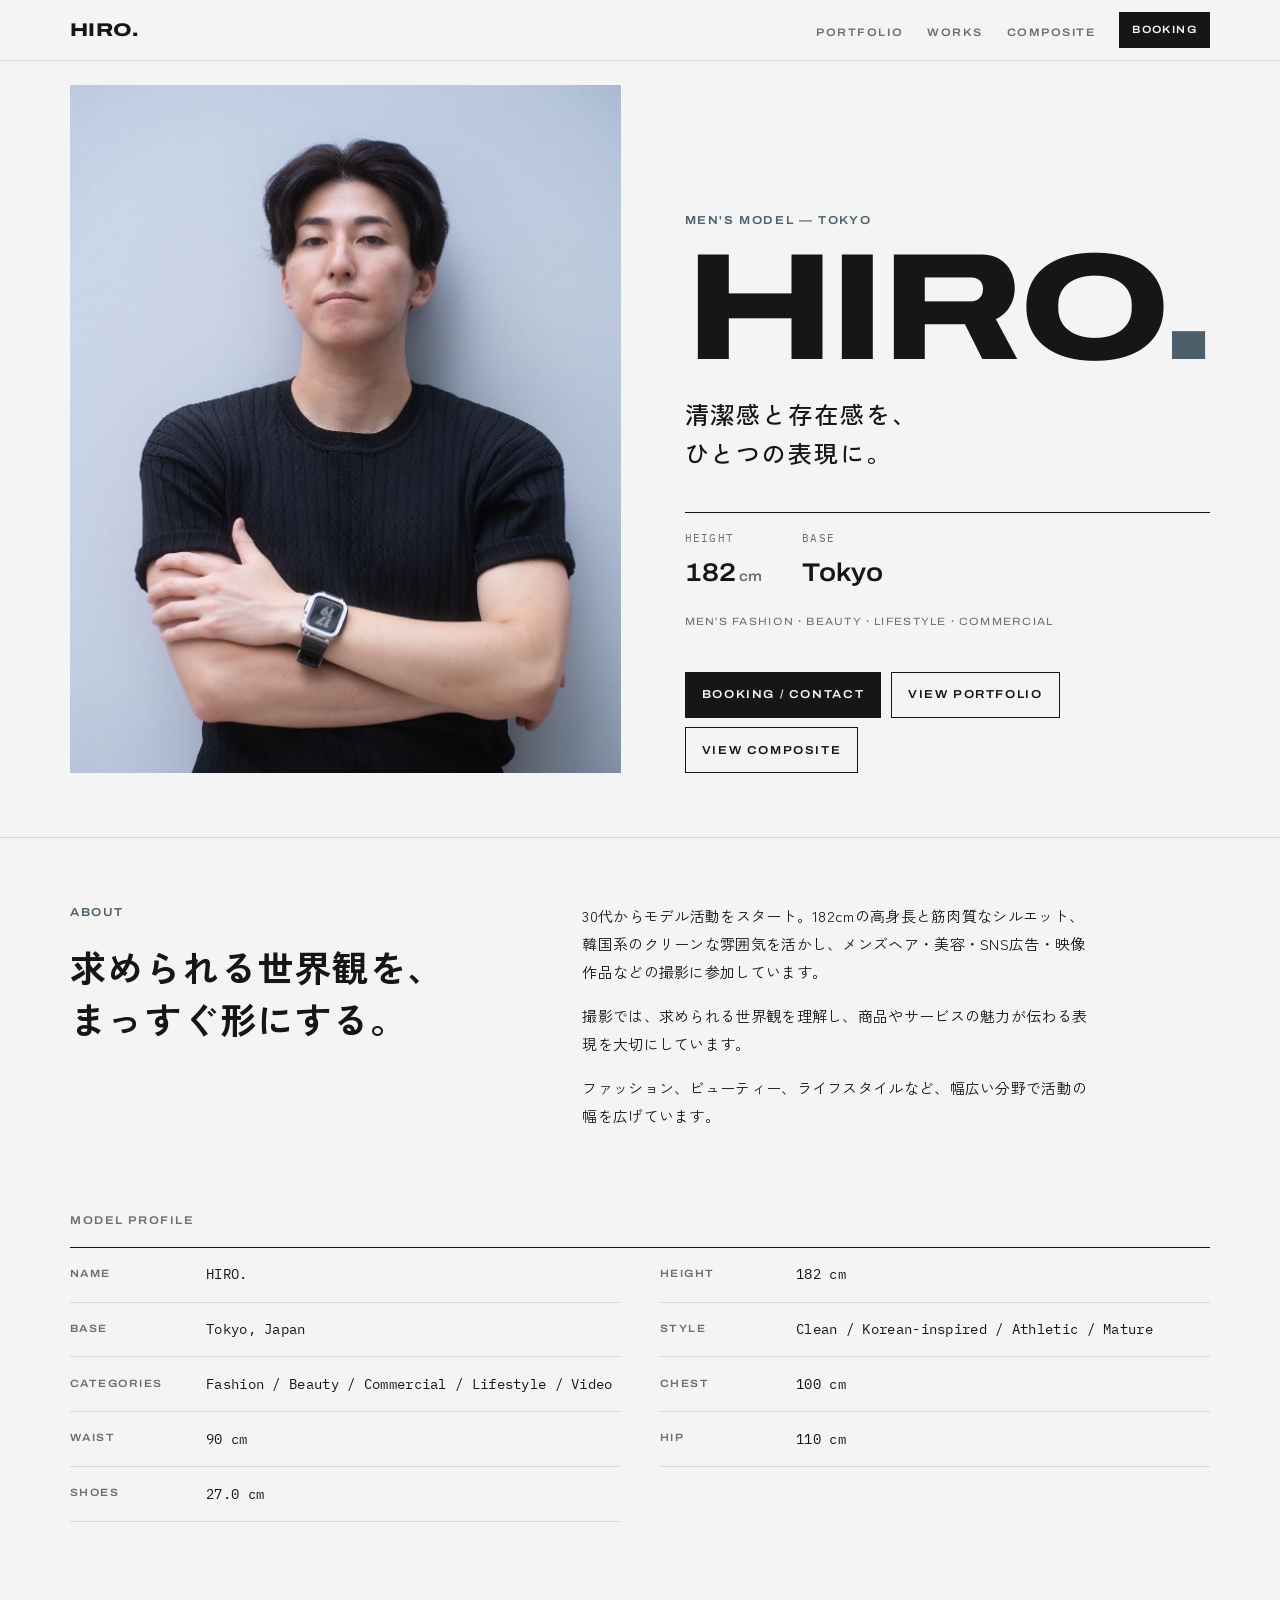
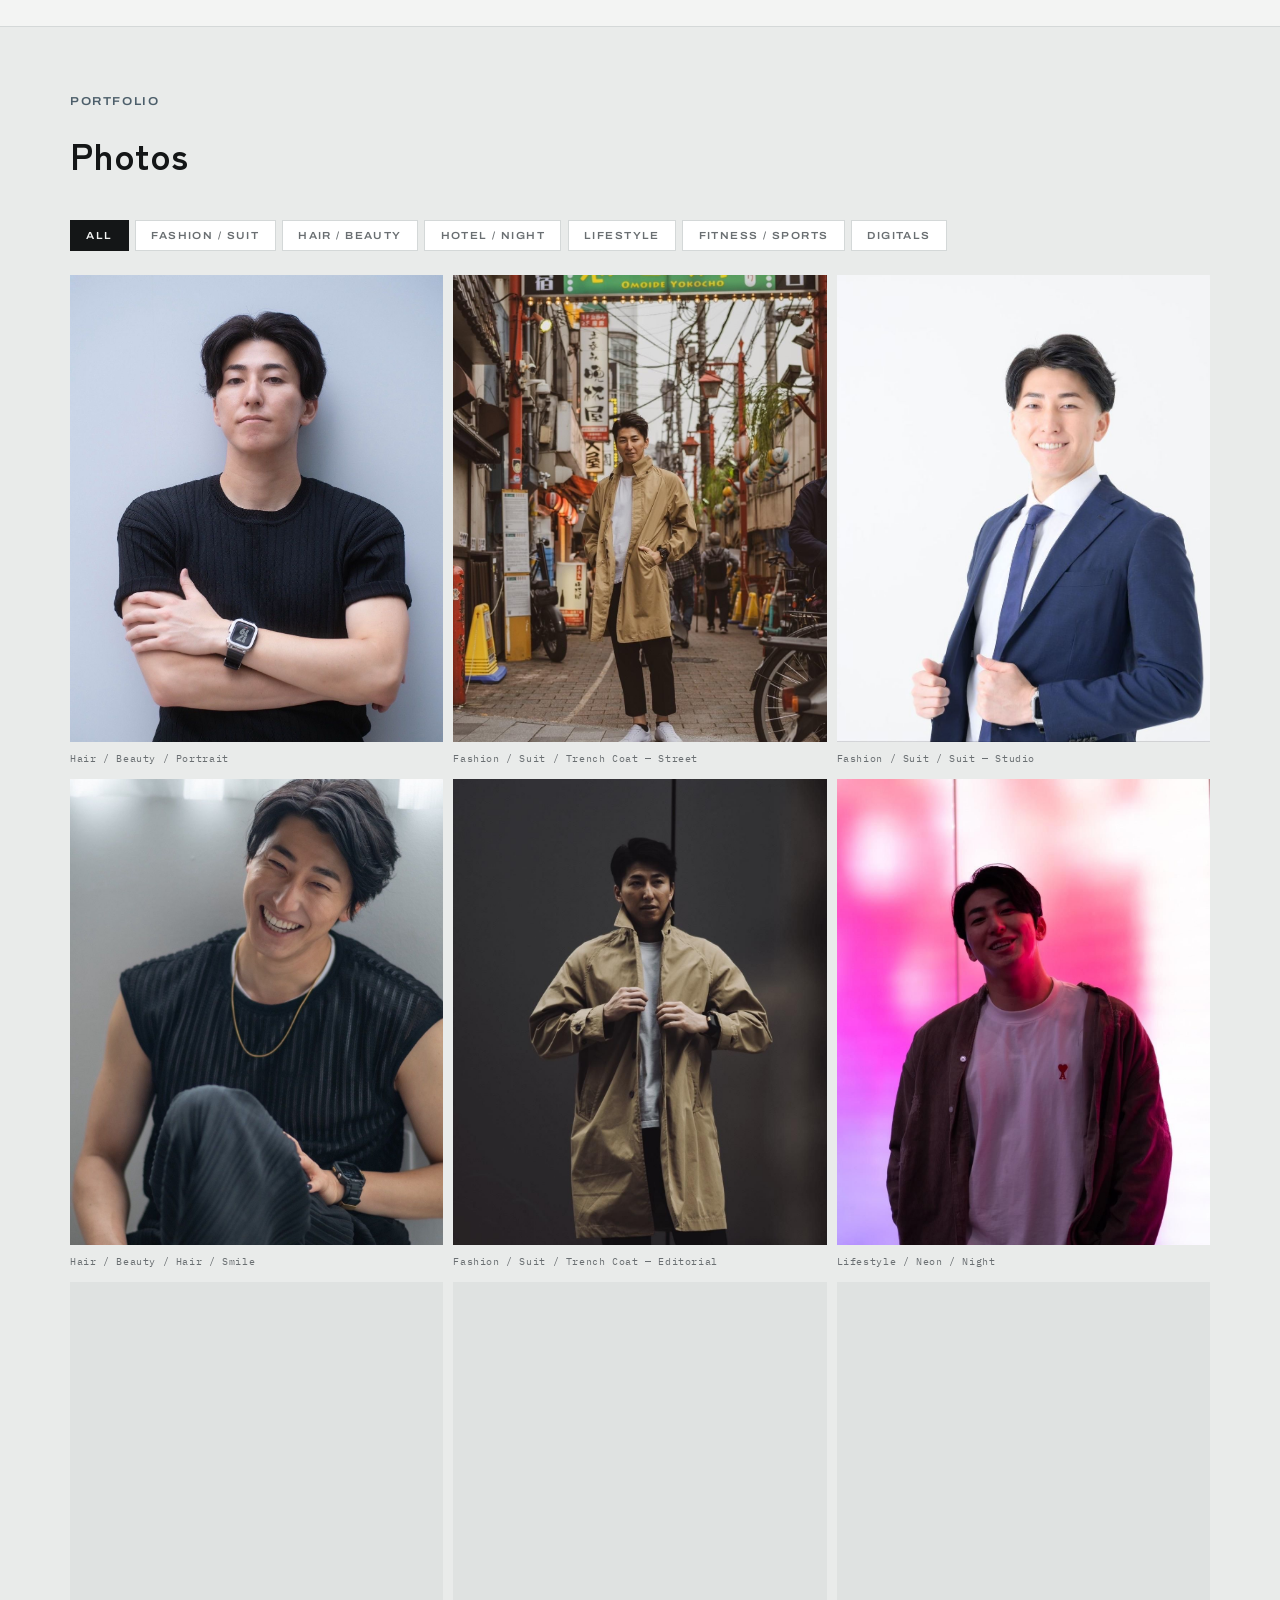
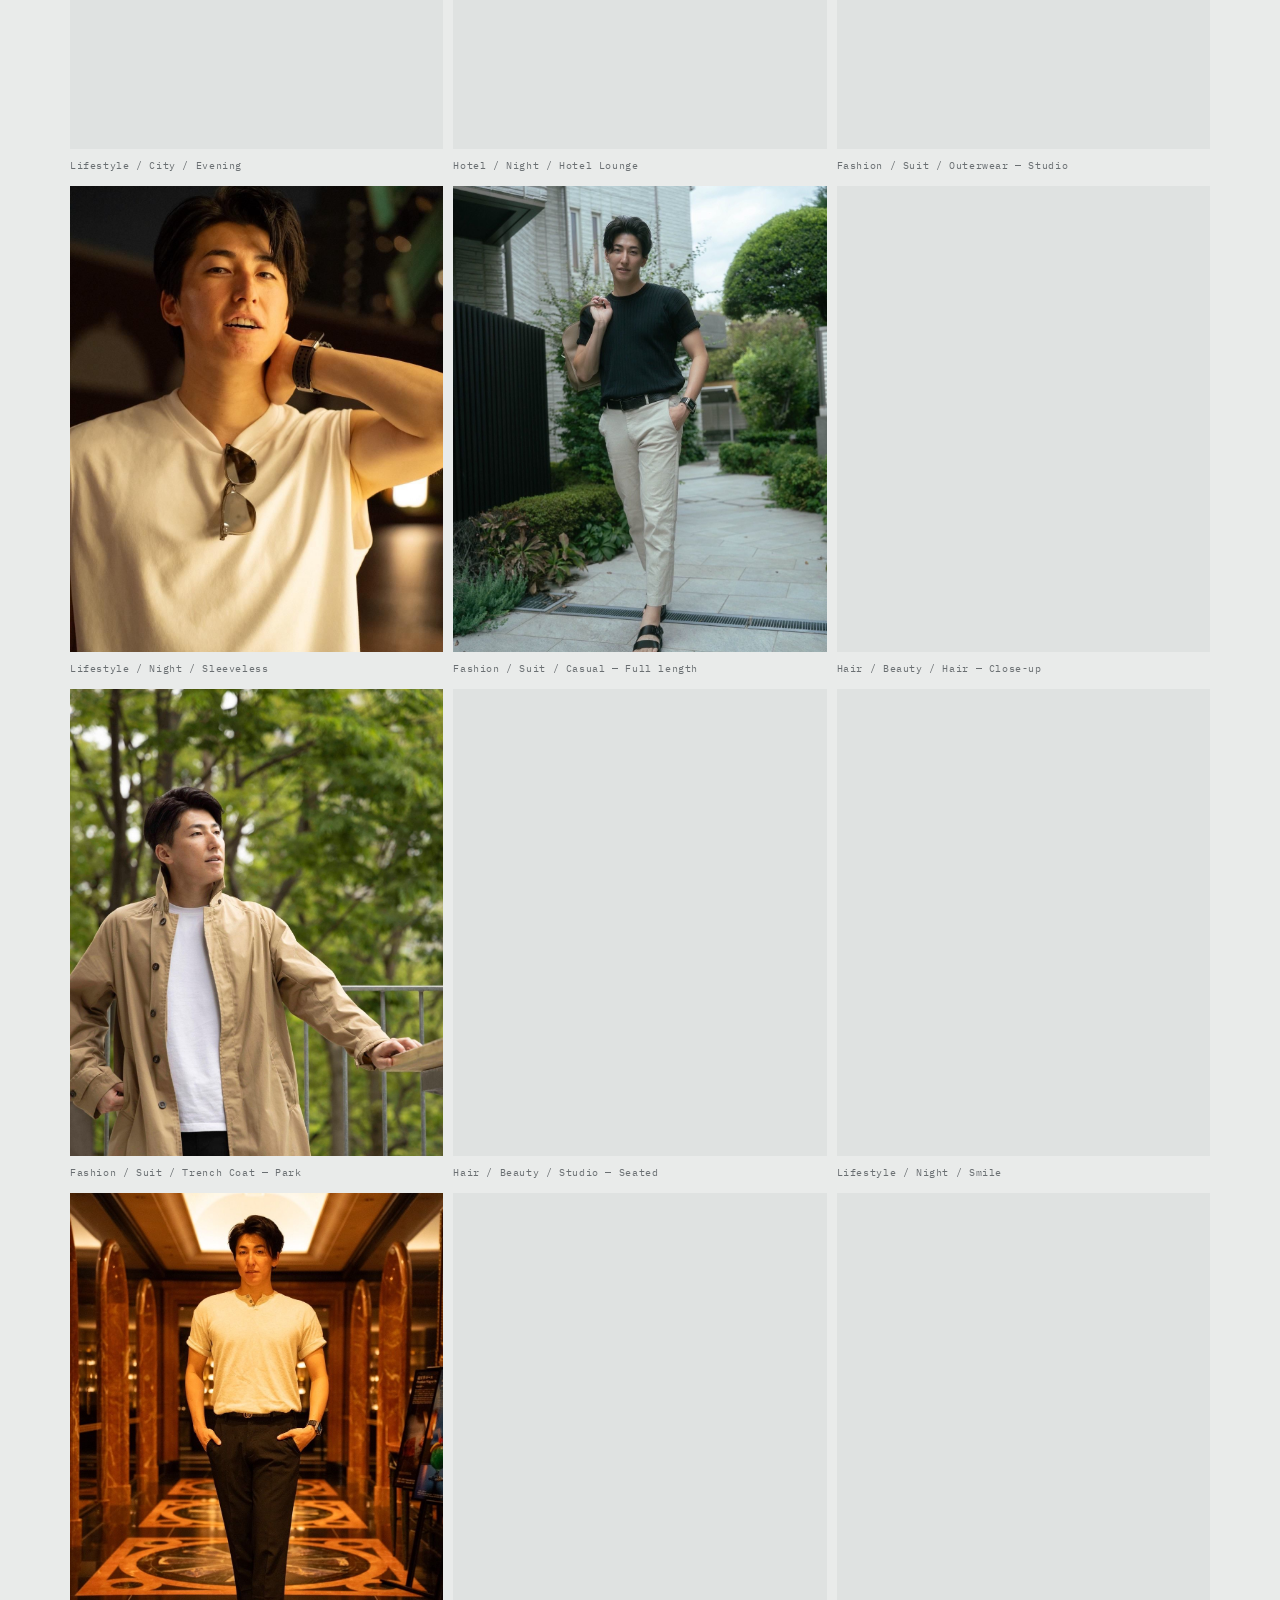
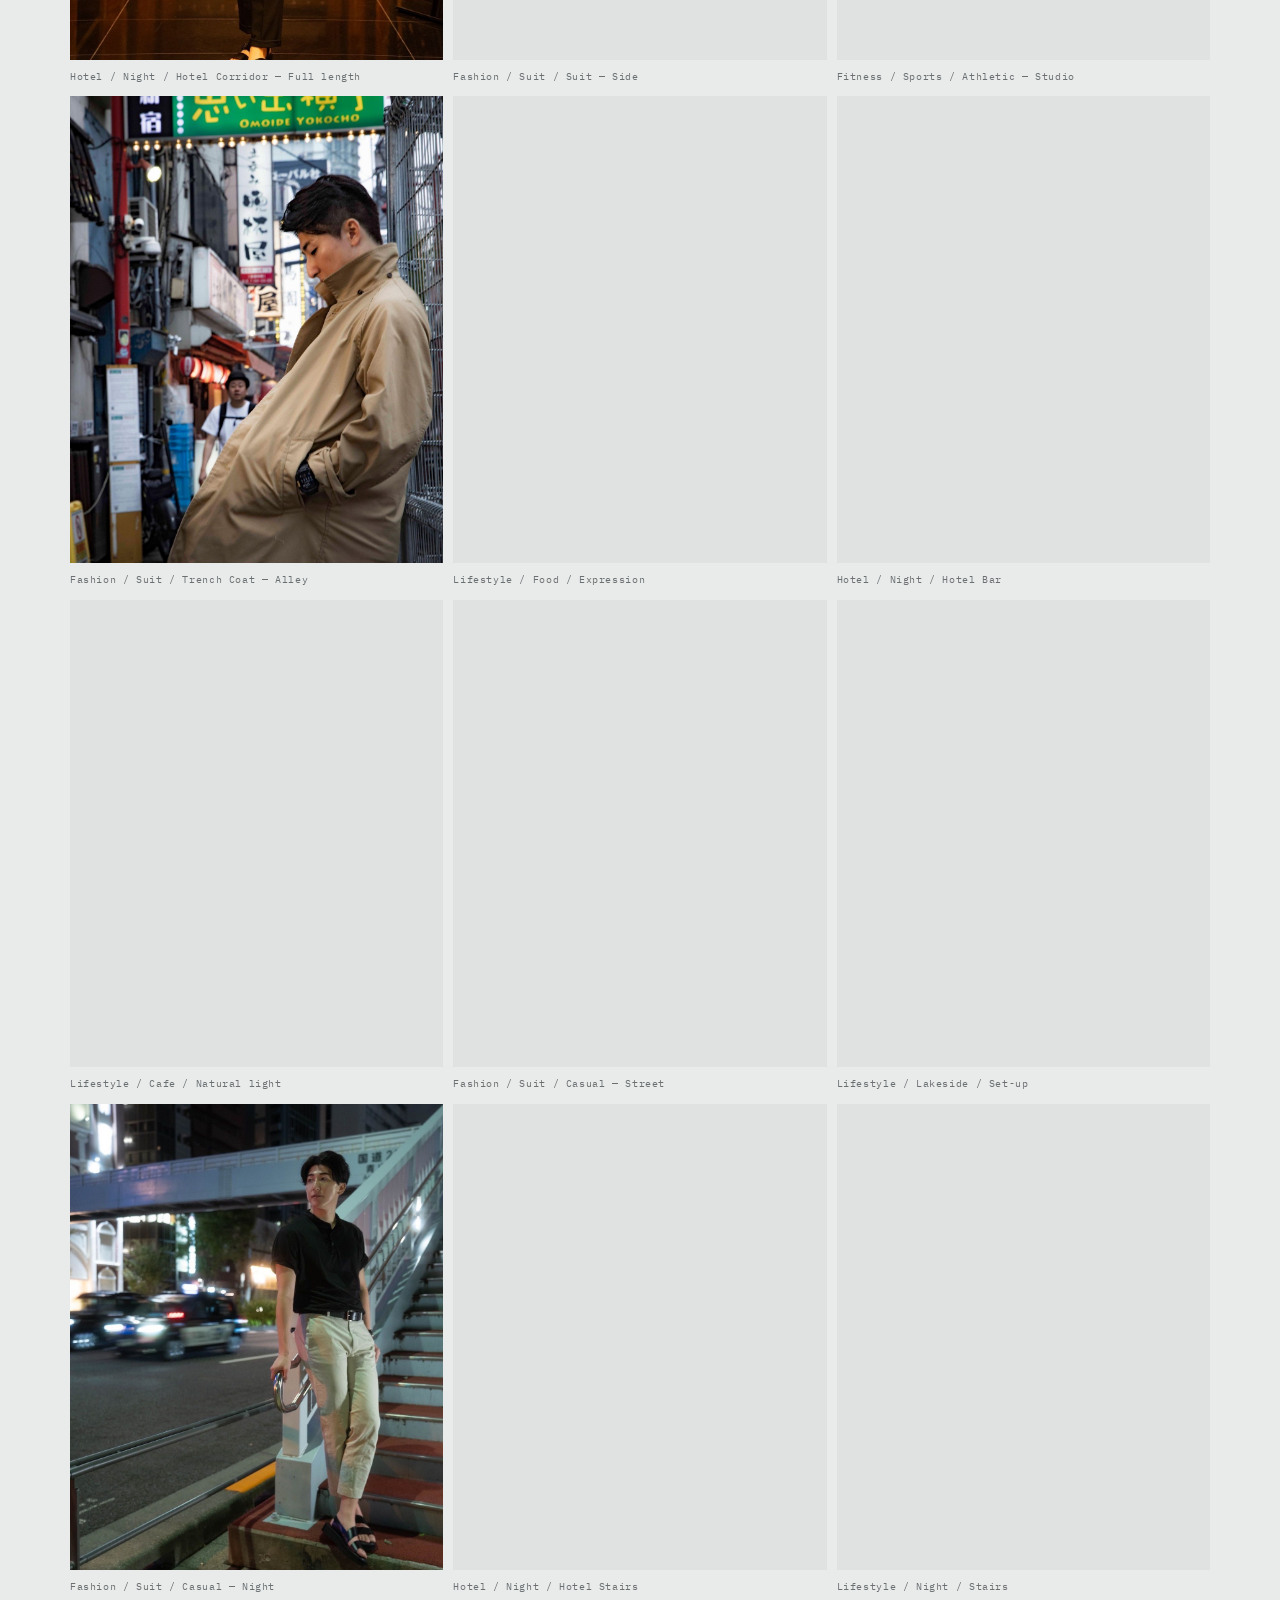
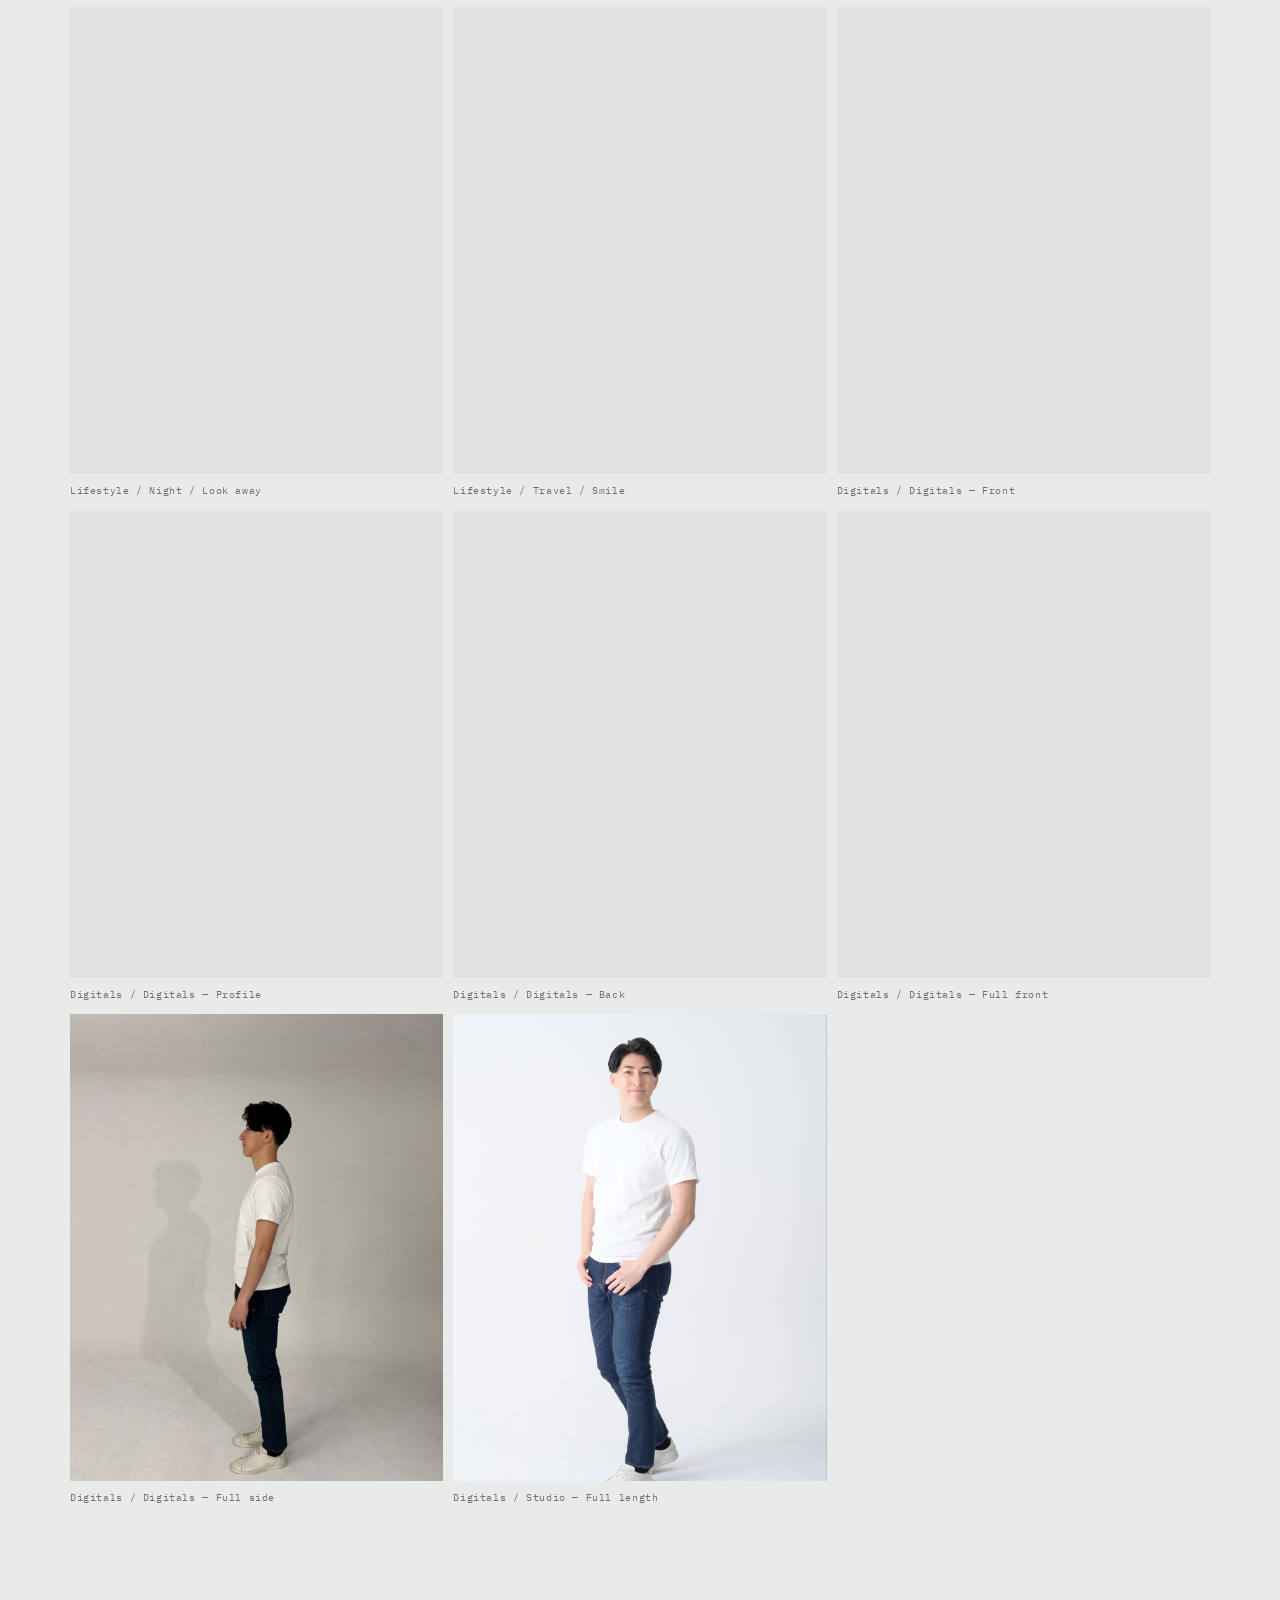
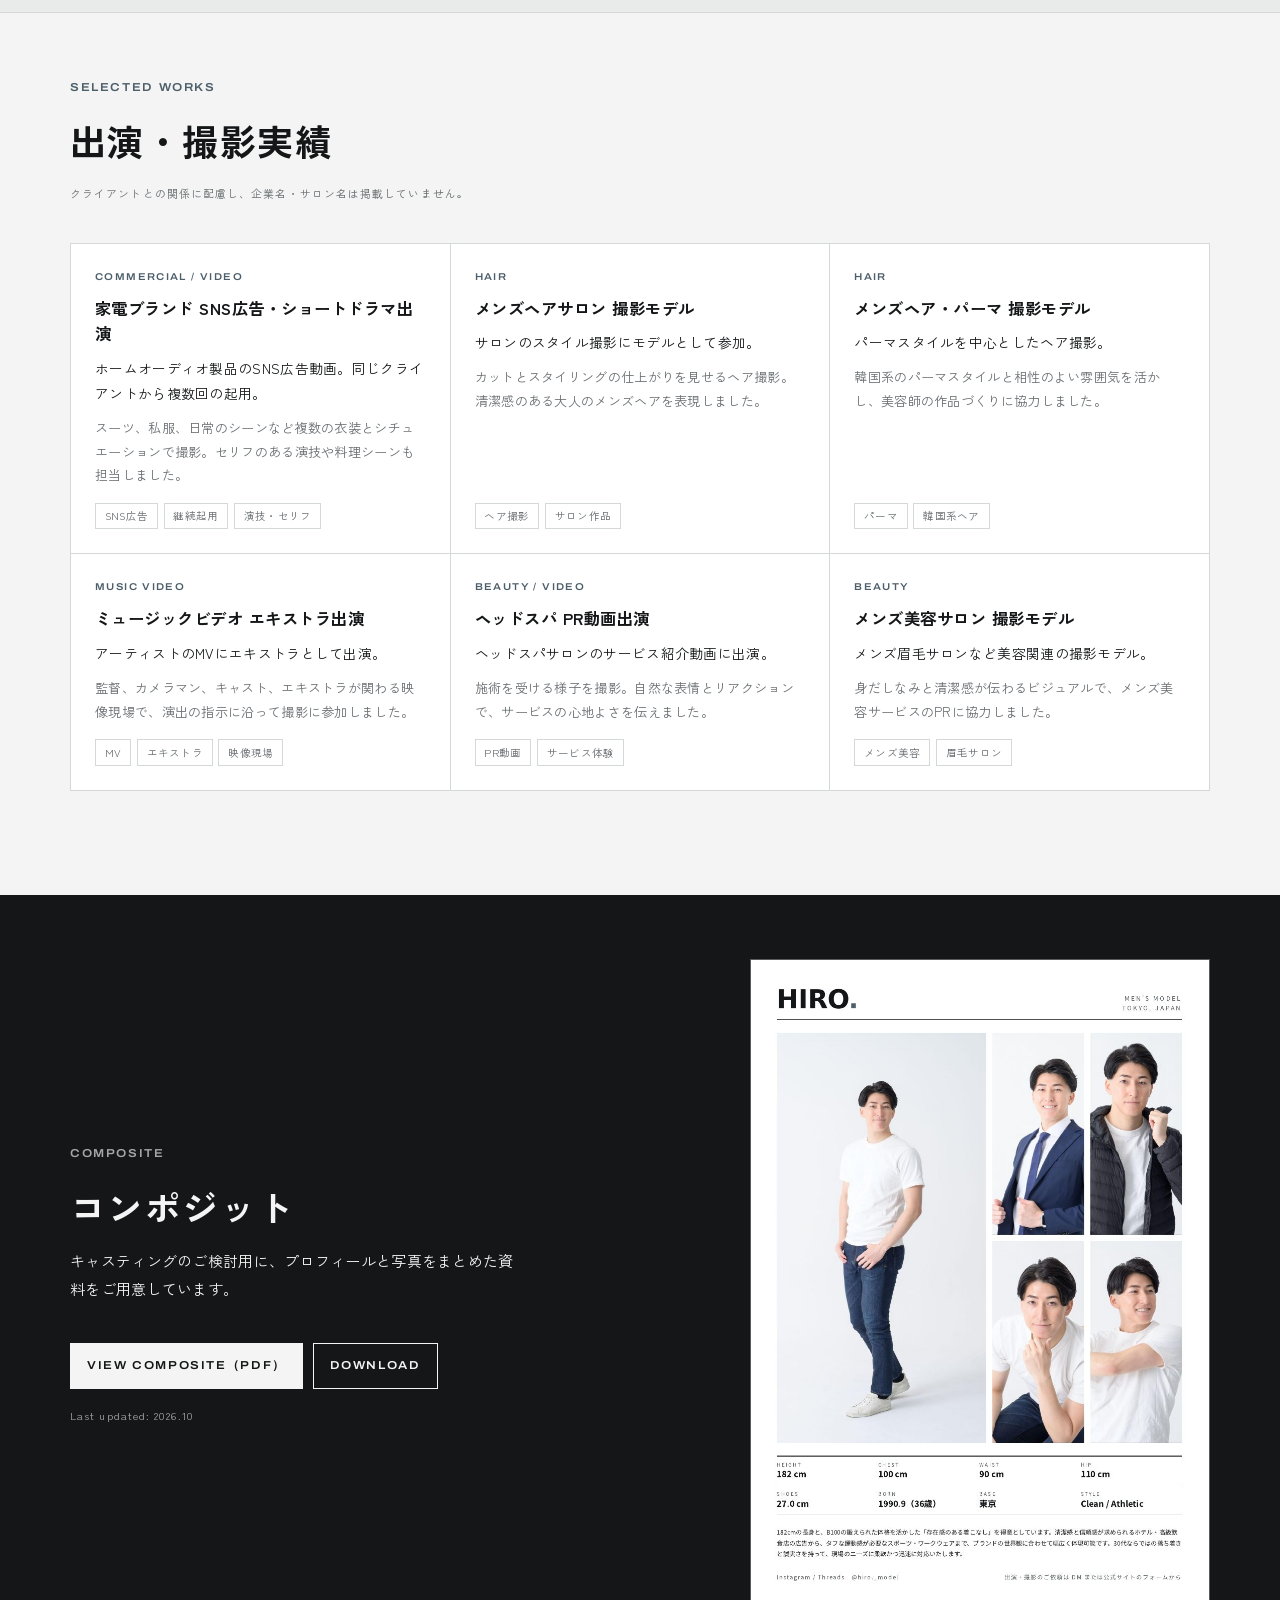
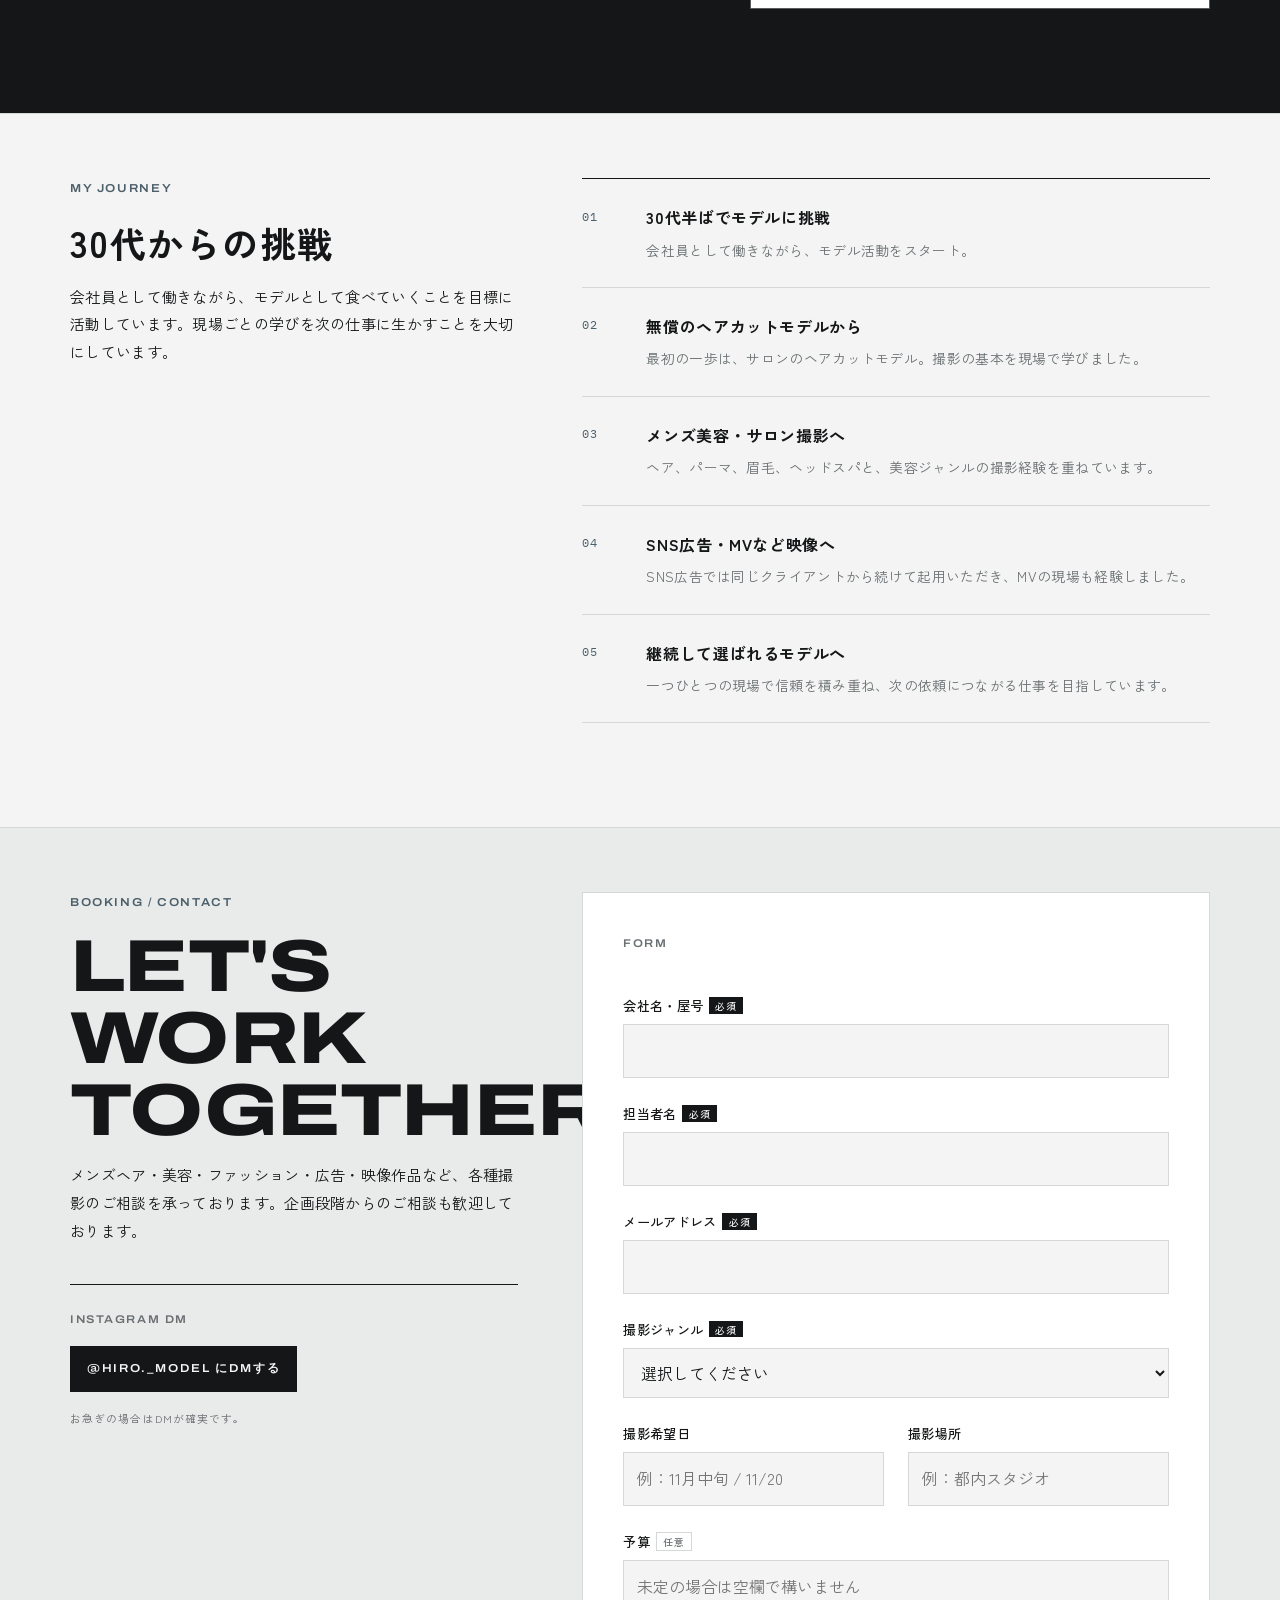
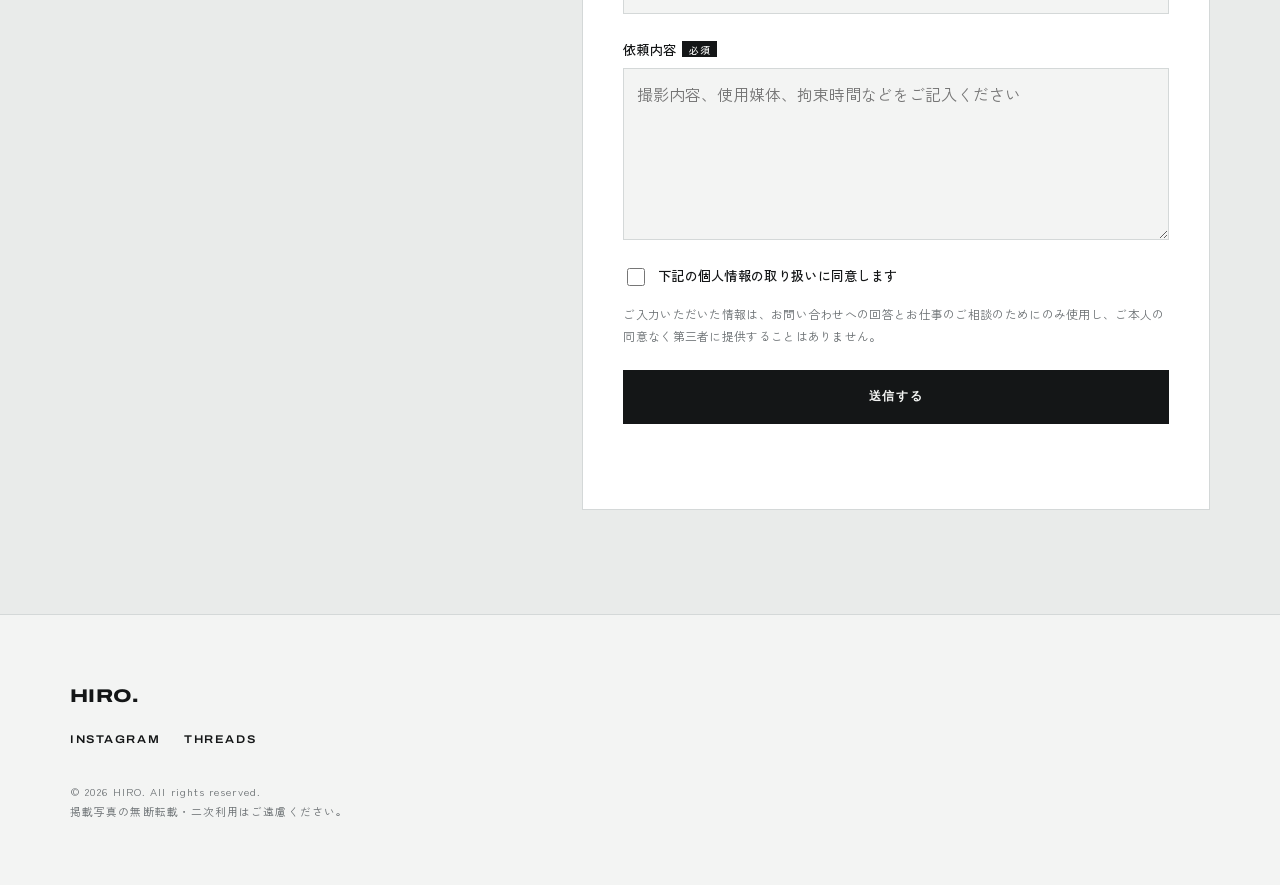
<file: model/index.html>
<!doctype html>
<html lang="ja">
<head>
<meta charset="utf-8">
<meta name="viewport" content="width=device-width, initial-scale=1, viewport-fit=cover">
<title>HIRO. | Men's Model — 東京拠点のメンズモデル</title>
<meta name="description" content="東京拠点のメンズモデル HIRO.（182cm）の公式ポートフォリオ。メンズヘア・美容・ファッション・SNS広告・映像作品の撮影依頼を受け付けています。">
<link rel="canonical" href="https://ghiroe9-ctrl.github.io/hirogohan-site/model/">
<meta property="og:type" content="website">
<meta property="og:site_name" content="HIRO. Men's Model">
<meta property="og:title" content="HIRO. | Men's Model">
<meta property="og:description" content="182cm / Tokyo Based. メンズヘア・美容・ファッション・広告・映像の撮影依頼はこちら。">
<meta property="og:url" content="https://ghiroe9-ctrl.github.io/hirogohan-site/model/">
<meta property="og:image" content="https://ghiroe9-ctrl.github.io/hirogohan-site/model/images/ogp.png">
<meta property="og:locale" content="ja_JP">
<meta name="twitter:card" content="summary_large_image">
<meta name="theme-color" content="#f3f4f3">
<link rel="icon" href="images/favicon.svg" type="image/svg+xml">
<link rel="preconnect" href="https://fonts.googleapis.com">
<link rel="preconnect" href="https://fonts.gstatic.com" crossorigin>
<link rel="stylesheet" href="https://fonts.googleapis.com/css2?family=Archivo:wdth,wght@62..125,400..800&family=IBM+Plex+Mono:wght@400;500&family=Zen+Kaku+Gothic+New:wght@400;500;700&display=swap">
<link rel="stylesheet" href="assets/style.css">
<script type="application/ld+json">
{"@context":"https://schema.org","@type":"Person","name":"HIRO.","jobTitle":"Men's Model","height":{"@type":"QuantitativeValue","value":182,"unitCode":"CMT"},"homeLocation":{"@type":"Place","name":"Tokyo, Japan"},"sameAs":["https://www.instagram.com/hiro._model/","https://www.threads.com/@hiro._model"]}
</script>
</head>
<body>
<!--PAGE-->
<a class="skip" href="#main">本文へスキップ</a>

<header class="nav">
  <div class="wrap nav__in">
    <a class="nav__logo" href="#top" aria-label="HIRO. トップへ">HIRO.</a>
    <nav aria-label="メインメニュー">
      <ul class="nav__links">
        <li><a href="#portfolio">Portfolio</a></li>
        <li><a href="#works">Works</a></li>
        <li><a href="#composite">Composite</a></li>
      </ul>
    </nav>
    <a class="btn btn--solid btn--sm" href="#contact">Booking</a>
  </div>
</header>

<main id="main">
  <!-- 01 HERO -->
  <section class="hero" id="top">
    <div class="wrap hero__grid">
      <figure class="hero__photo" id="heroPhoto"></figure>
      <div class="hero__text">
        <p class="eyebrow">Men's Model — Tokyo</p>
        <h1 class="hero__name">HIRO<span>.</span></h1>
        <p class="hero__lead">清潔感と存在感を、<br>ひとつの表現に。</p>
        <dl class="hero__specs">
          <div><dt>Height</dt><dd>182<small>cm</small></dd></div>
          <div><dt>Base</dt><dd>Tokyo</dd></div>
        </dl>
        <p class="hero__fields">Men's Fashion・Beauty・Lifestyle・Commercial</p>
        <div class="hero__cta">
          <a class="btn btn--solid" href="#contact">Booking / Contact</a>
          <a class="btn" href="#portfolio">View Portfolio</a>
          <a class="btn" href="#composite">View Composite</a>
        </div>
      </div>
    </div>
  </section>

  <!-- 02 ABOUT + 03 PROFILE -->
  <section class="section" id="about" aria-labelledby="about-h">
    <div class="wrap split">
      <div>
        <p class="eyebrow">About</p>
        <h2 class="h2" id="about-h">求められる世界観を、<br>まっすぐ形にする。</h2>
      </div>
      <div class="prose">
        <p>30代からモデル活動をスタート。182cmの高身長と筋肉質なシルエット、韓国系のクリーンな雰囲気を活かし、メンズヘア・美容・SNS広告・映像作品などの撮影に参加しています。</p>
        <p>撮影では、求められる世界観を理解し、商品やサービスの魅力が伝わる表現を大切にしています。</p>
        <p>ファッション、ビューティー、ライフスタイルなど、幅広い分野で活動の幅を広げています。</p>
      </div>
    </div>
    <div class="wrap">
      <h3 class="label-h" id="profile">Model Profile</h3>
      <dl class="spec" id="profileList"></dl>
    </div>
  </section>

  <!-- 04 PORTFOLIO -->
  <section class="section section--tint" id="portfolio" aria-labelledby="portfolio-h">
    <div class="wrap">
      <div class="sec-head">
        <p class="eyebrow">Portfolio</p>
        <h2 class="h2" id="portfolio-h">Photos</h2>
      </div>
      <div class="tabs" role="tablist" aria-label="ジャンルで絞り込み" id="portfolioTabs"></div>
      <ul class="gallery" id="gallery"></ul>
    </div>
  </section>

  <!-- 05 SELECTED WORKS -->
  <section class="section" id="works" aria-labelledby="works-h">
    <div class="wrap">
      <div class="sec-head">
        <p class="eyebrow">Selected Works</p>
        <h2 class="h2" id="works-h">出演・撮影実績</h2>
        <p class="note">クライアントとの関係に配慮し、企業名・サロン名は掲載していません。</p>
      </div>
      <ul class="works" id="worksList"></ul>
    </div>
  </section>

  <!-- 06 COMPOSITE -->
  <section class="section section--ink" id="composite" aria-labelledby="composite-h">
    <div class="wrap split split--center">
      <div>
        <p class="eyebrow">Composite</p>
        <h2 class="h2" id="composite-h">コンポジット</h2>
        <p class="prose">キャスティングのご検討用に、プロフィールと写真をまとめた資料をご用意しています。</p>
        <div class="hero__cta">
          <a class="btn btn--invert" id="compositeView" href="#" target="_blank" rel="noopener">View Composite（PDF）</a>
          <a class="btn btn--ghost-invert" id="compositeDl" href="#" rel="noopener">Download</a>
        </div>
        <p class="meta" id="compositeUpdated"></p>
      </div>
      <div class="composite__frame" id="compositeFrame"></div>
    </div>
  </section>

  <!-- 07 MY JOURNEY -->
  <section class="section" id="journey" aria-labelledby="journey-h">
    <div class="wrap split">
      <div>
        <p class="eyebrow">My Journey</p>
        <h2 class="h2" id="journey-h">30代からの挑戦</h2>
        <p class="prose">会社員として働きながら、モデルとして食べていくことを目標に活動しています。現場ごとの学びを次の仕事に生かすことを大切にしています。</p>
      </div>
      <ol class="journey" id="journeyList"></ol>
    </div>
  </section>

  <!-- 08 CONTACT -->
  <section class="section section--tint" id="contact" aria-labelledby="contact-h">
    <div class="wrap split">
      <div>
        <p class="eyebrow">Booking / Contact</p>
        <h2 class="h2 h2--xl" id="contact-h">Let's Work<br>Together</h2>
        <p class="prose">メンズヘア・美容・ファッション・広告・映像作品など、各種撮影のご相談を承っております。企画段階からのご相談も歓迎しております。</p>
        <div class="dm">
          <p class="label-h">Instagram DM</p>
          <a class="btn btn--solid" id="dmLink" href="https://www.instagram.com/hiro._model/" target="_blank" rel="noopener">@hiro._model にDMする</a>
          <p class="meta">お急ぎの場合はDMが確実です。</p>
        </div>
      </div>

      <form class="form" id="contactForm" novalidate>
        <p class="label-h">Form</p>
        <div class="form__row">
          <label for="f-company">会社名・屋号<span class="req">必須</span></label>
          <input id="f-company" name="company" type="text" autocomplete="organization" required>
        </div>
        <div class="form__row">
          <label for="f-name">担当者名<span class="req">必須</span></label>
          <input id="f-name" name="name" type="text" autocomplete="name" required>
        </div>
        <div class="form__row">
          <label for="f-email">メールアドレス<span class="req">必須</span></label>
          <input id="f-email" name="email" type="email" autocomplete="email" required>
        </div>
        <div class="form__row">
          <label for="f-genre">撮影ジャンル<span class="req">必須</span></label>
          <select id="f-genre" name="genre" required><option value="">選択してください</option></select>
        </div>
        <div class="form__cols">
          <div class="form__row">
            <label for="f-date">撮影希望日</label>
            <input id="f-date" name="date" type="text" placeholder="例：11月中旬 / 11/20">
          </div>
          <div class="form__row">
            <label for="f-place">撮影場所</label>
            <input id="f-place" name="place" type="text" placeholder="例：都内スタジオ">
          </div>
        </div>
        <div class="form__row">
          <label for="f-budget">予算<span class="opt">任意</span></label>
          <input id="f-budget" name="budget" type="text" placeholder="未定の場合は空欄で構いません">
        </div>
        <div class="form__row">
          <label for="f-body">依頼内容<span class="req">必須</span></label>
          <textarea id="f-body" name="message" rows="5" required placeholder="撮影内容、使用媒体、拘束時間などをご記入ください"></textarea>
        </div>
        <!-- スパム対策：人間には見えない入力欄 -->
        <div class="hp" aria-hidden="true">
          <label for="f-website">Website</label>
          <input id="f-website" name="_honey" type="text" tabindex="-1" autocomplete="off">
        </div>
        <label class="check" for="f-agree">
          <input id="f-agree" type="checkbox" required>
          <span>下記の個人情報の取り扱いに同意します</span>
        </label>
        <p class="privacy">ご入力いただいた情報は、お問い合わせへの回答とお仕事のご相談のためにのみ使用し、ご本人の同意なく第三者に提供することはありません。</p>
        <button class="btn btn--solid btn--block" type="submit" id="submitBtn">送信する</button>
        <p class="form__status" id="formStatus" role="status" aria-live="polite"></p>
      </form>
    </div>
  </section>
</main>

<footer class="foot">
  <div class="wrap foot__in">
    <p class="nav__logo">HIRO.</p>
    <ul class="foot__links">
      <li><a href="https://www.instagram.com/hiro._model/" target="_blank" rel="noopener">Instagram</a></li>
      <li><a href="https://www.threads.com/@hiro._model" target="_blank" rel="noopener">Threads</a></li>
    </ul>
    <p class="meta">© <span id="year"></span> HIRO. All rights reserved.<br>掲載写真の無断転載・二次利用はご遠慮ください。</p>
  </div>
</footer>

<div class="lightbox" id="lightbox" hidden role="dialog" aria-modal="true" aria-label="写真の拡大表示">
  <button class="lightbox__close" id="lbClose" type="button" aria-label="閉じる">Close</button>
  <figure>
    <div id="lbMedia"></div>
    <figcaption id="lbCap"></figcaption>
  </figure>
</div>
<!--/PAGE-->
<script src="data/site.js"></script>
<script src="assets/main.js"></script>
</body>
</html>
</file>
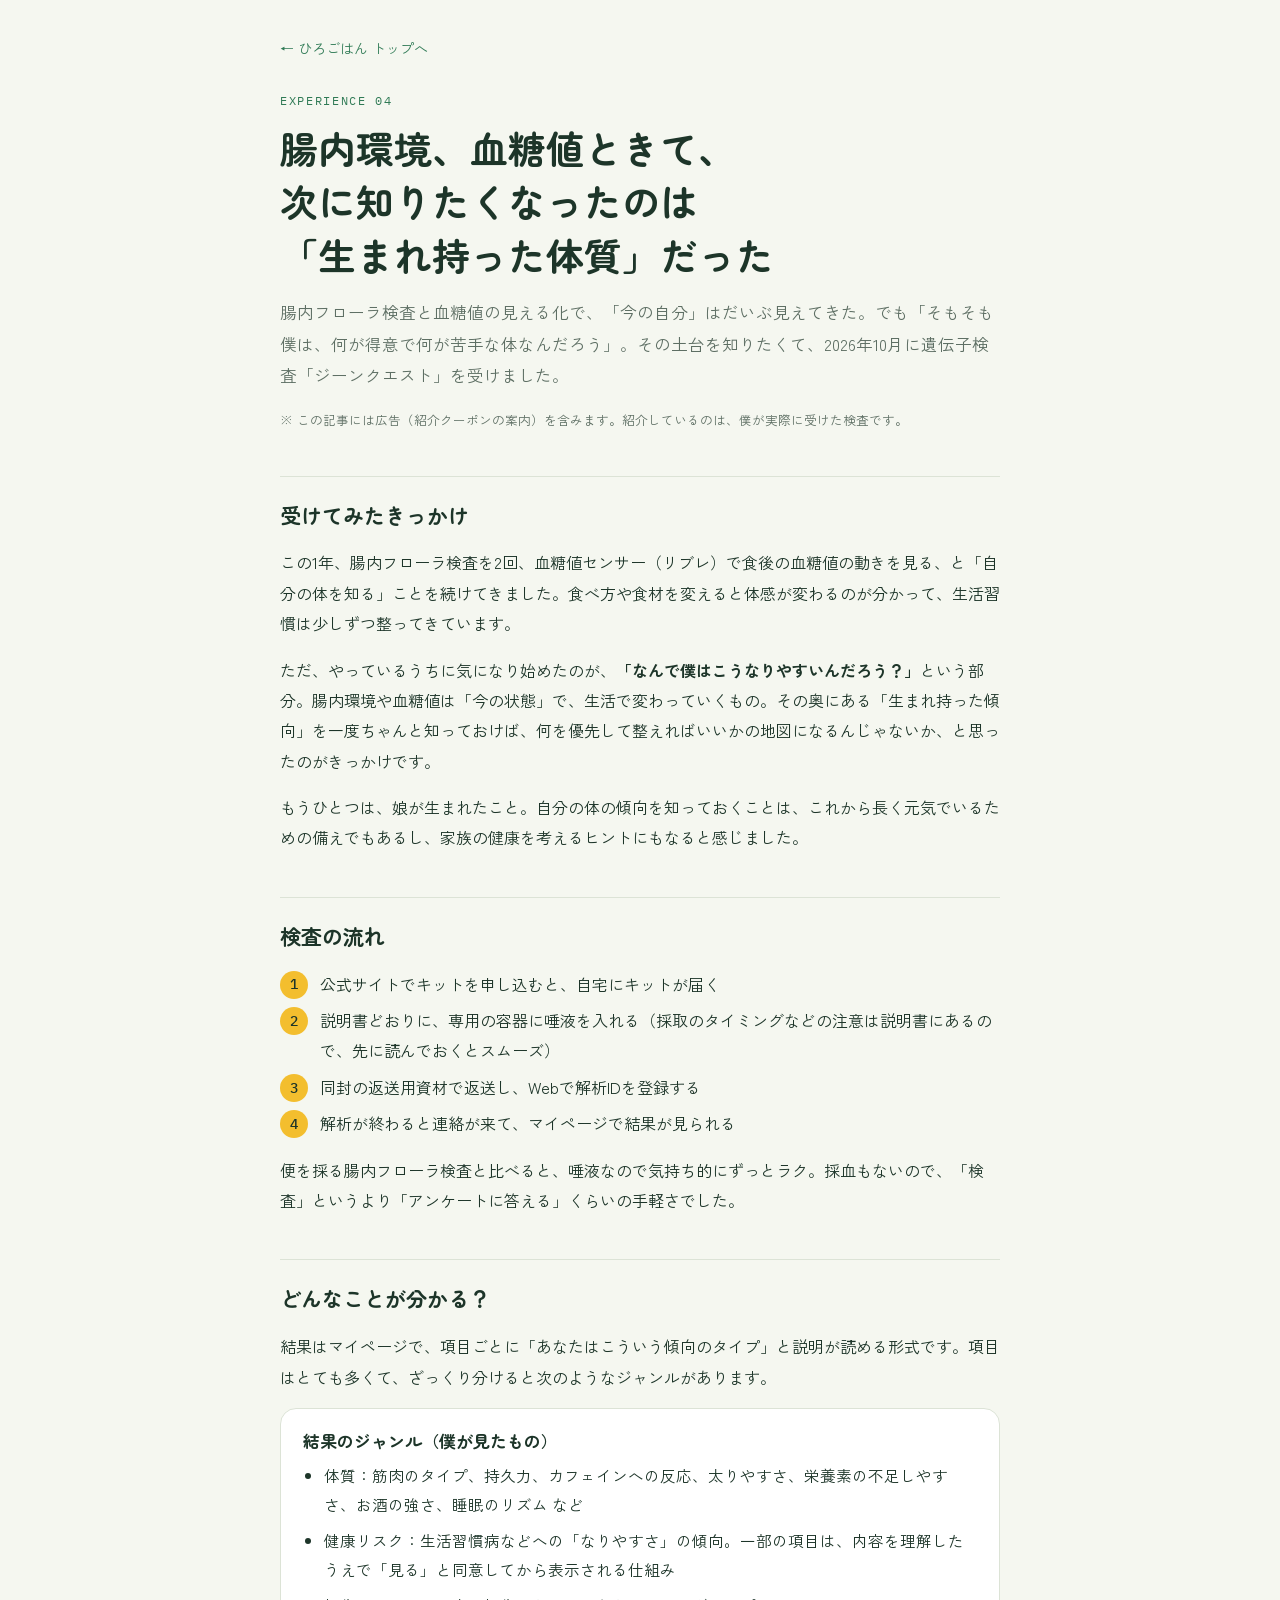
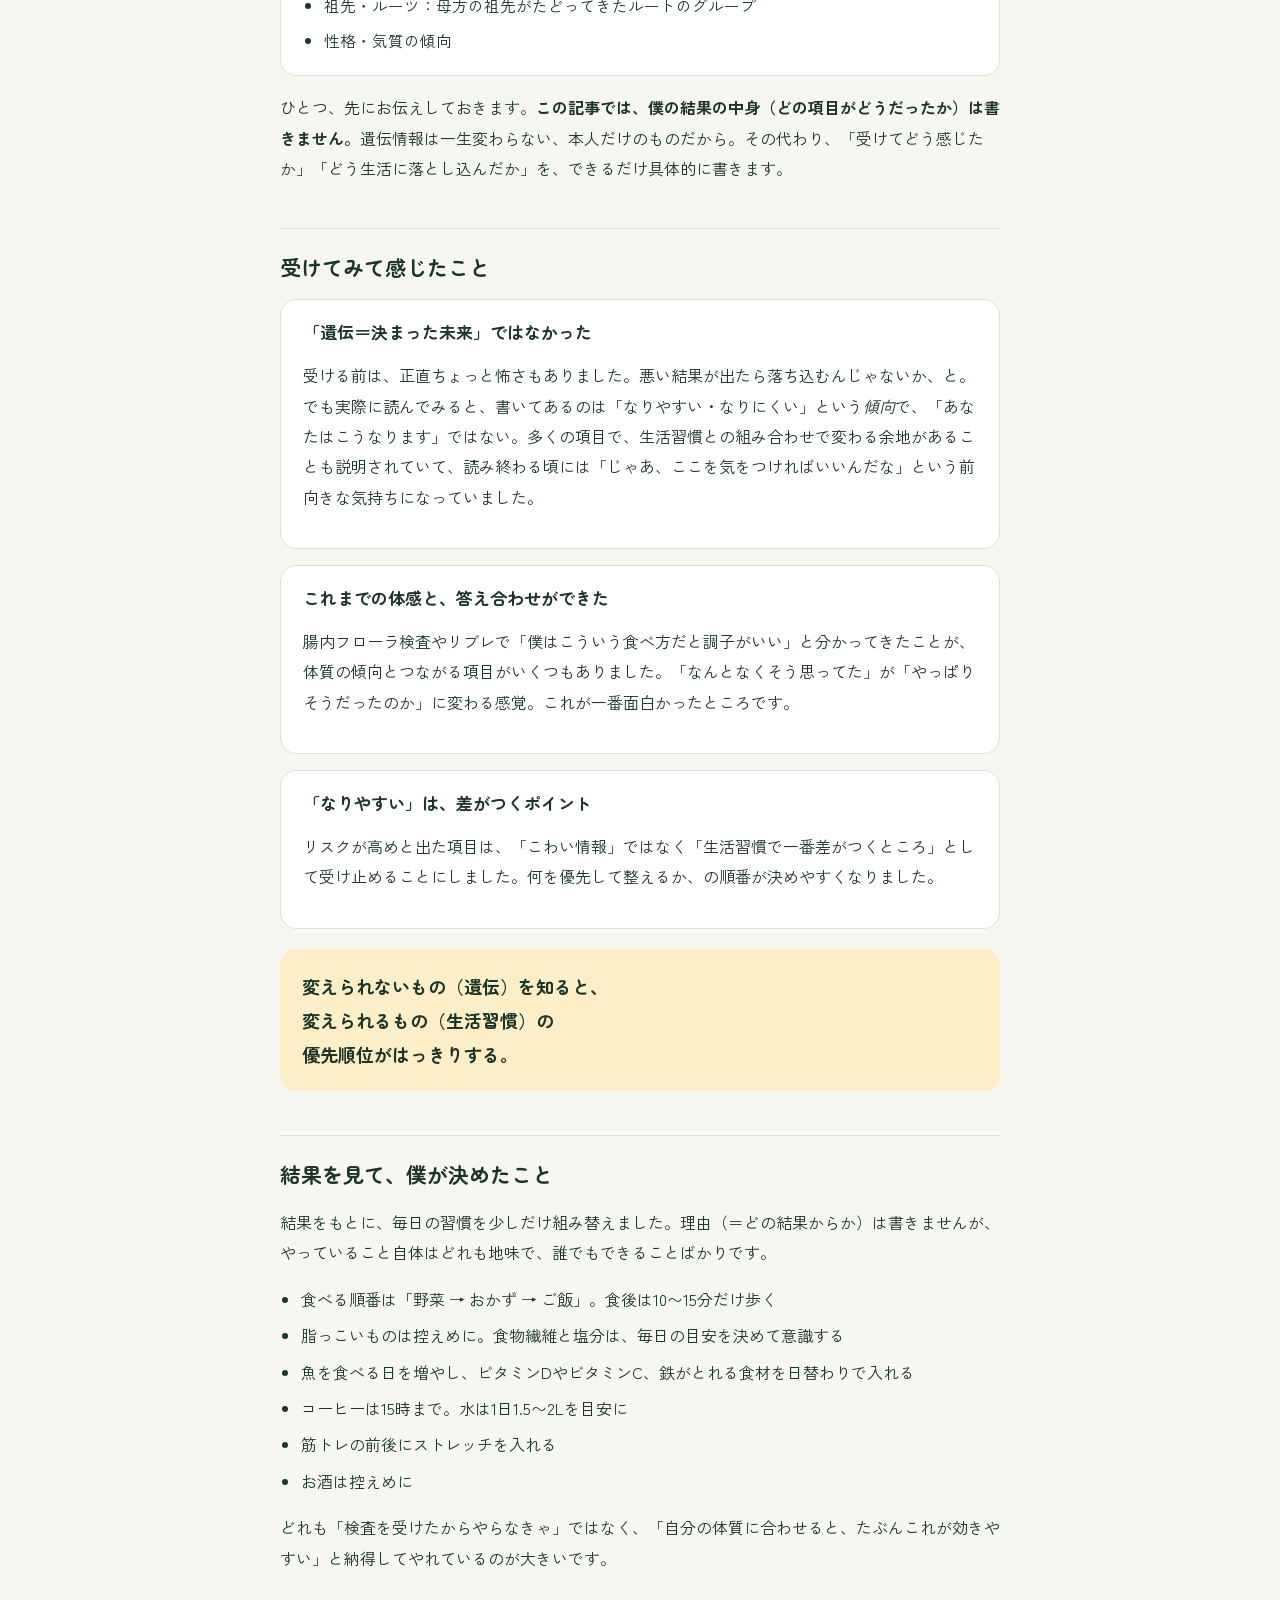
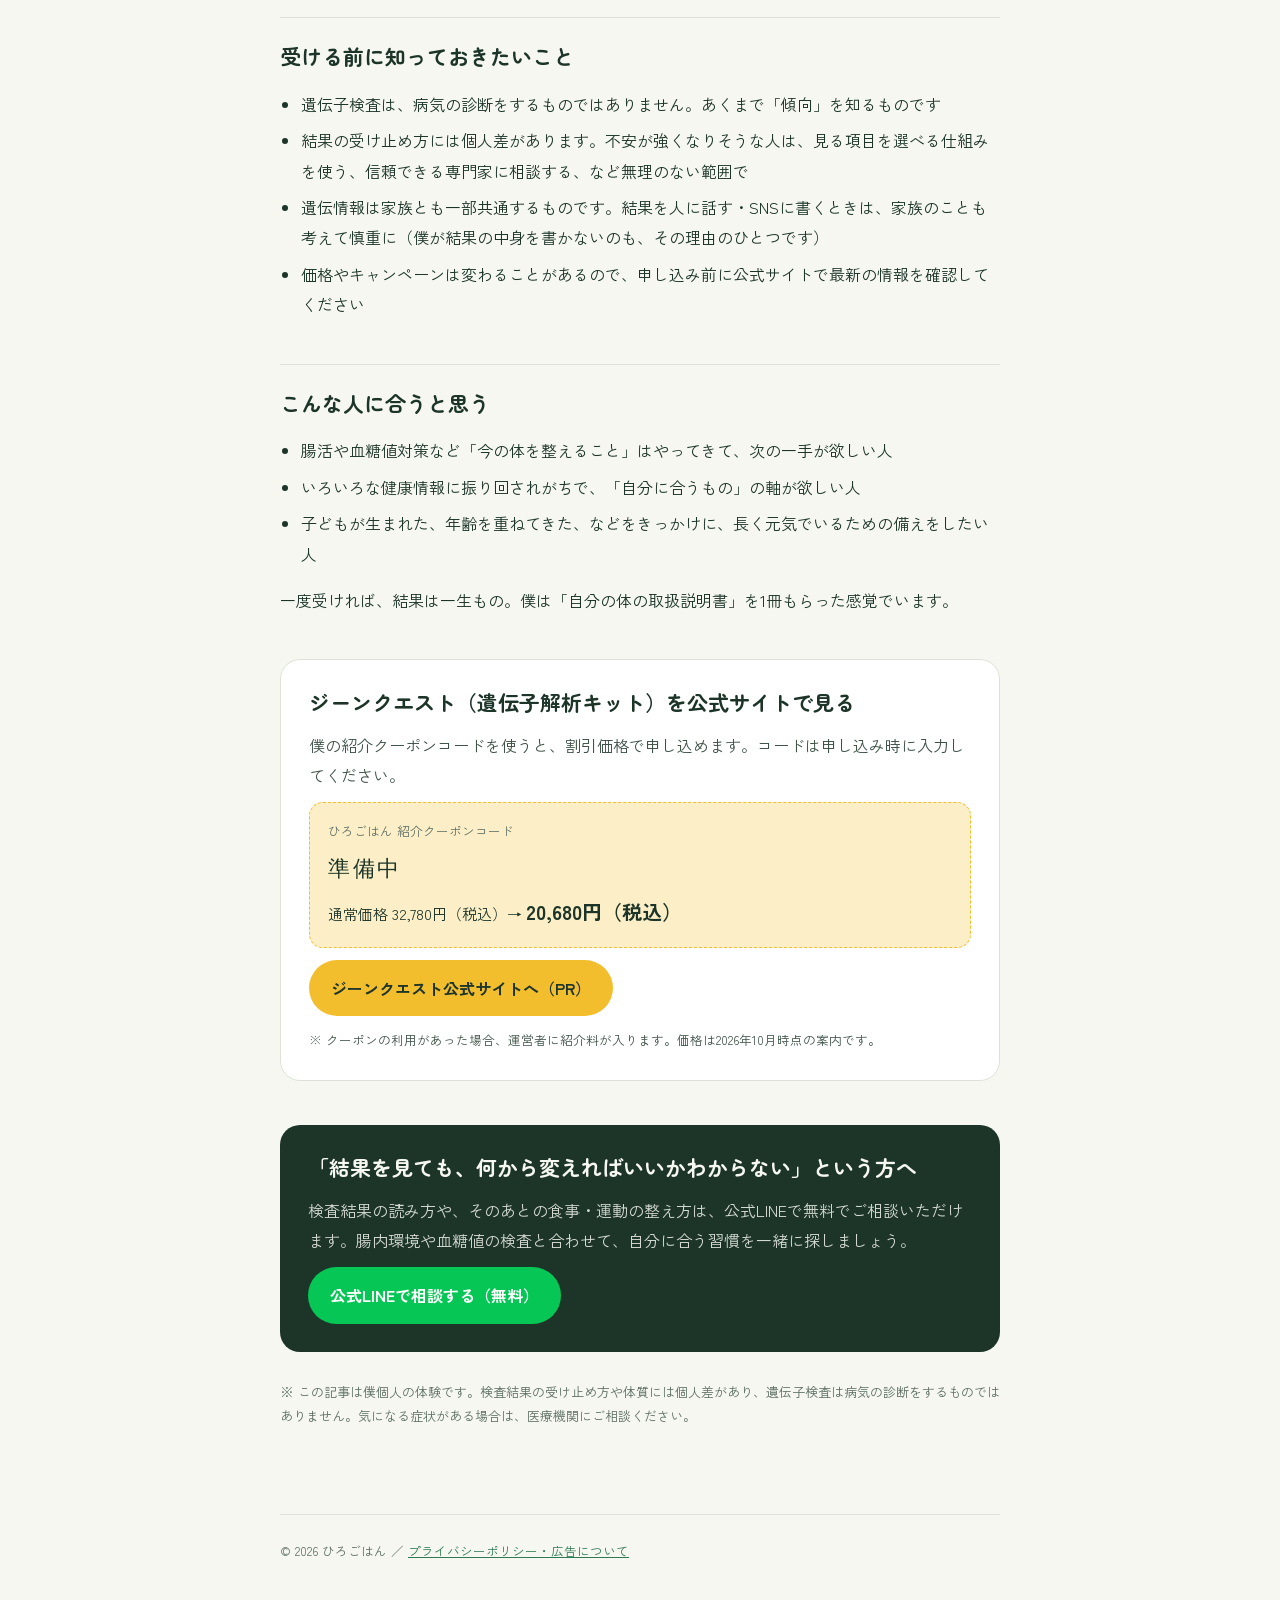
<file: genequest.html>
<!doctype html>
<html lang="ja">
<head>
<!-- Google tag (gtag.js) -->
<script async src="https://www.googletagmanager.com/gtag/js?id=G-JDY5L52VSH"></script>
<script>
  window.dataLayer = window.dataLayer || [];
  function gtag(){dataLayer.push(arguments);}
  gtag('js', new Date());

  gtag('config', 'G-JDY5L52VSH');
</script>
<meta charset="utf-8">
<meta name="viewport" content="width=device-width, initial-scale=1, viewport-fit=cover">
<title>遺伝子検査「ジーンクエスト」を受けてみた｜ひろごはん</title>
<meta name="description" content="腸内環境、血糖値ときて、次に知りたくなったのは「生まれ持った体質」。唾液を送るだけの遺伝子検査「ジーンクエスト」を受けた流れ・感じたこと・結果をどう生活習慣に活かしたかをまとめた体験記。">
<meta property="og:title" content="遺伝子検査「ジーンクエスト」を受けてみた｜ひろごはん">
<meta property="og:description" content="腸内環境、血糖値ときて、次に知りたくなったのは「生まれ持った体質」。唾液を送るだけの遺伝子検査「ジーンクエスト」を受けた流れ・感じたこと・結果をどう生活習慣に活かしたかをまとめた体験記。">
<meta property="og:type" content="article">
<link rel="canonical" href="https://ghiroe9-ctrl.github.io/hirogohan-site/genequest.html">
<meta property="og:image" content="https://ghiroe9-ctrl.github.io/hirogohan-site/og.jpg">
<meta name="twitter:card" content="summary_large_image">
<link rel="icon" href="data:image/svg+xml,%3Csvg xmlns='http://www.w3.org/2000/svg' viewBox='0 0 100 100'%3E%3Ccircle cx='50' cy='50' r='46' fill='%23FCEFC7'/%3E%3Ccircle cx='50' cy='50' r='28' fill='%23F3BE2E'/%3E%3C/svg%3E">
<link rel="stylesheet" href="https://fonts.googleapis.com/css2?family=Zen+Maru+Gothic:wght@700;900&family=Zen+Kaku+Gothic+New:wght@400;500;700&family=IBM+Plex+Mono:wght@500&display=swap">
<style>
:root{--bg:#F5F7F0;--surface:#FFFFFF;--ink:#1D3529;--muted:#5E6F64;--line:#DCE3D6;--sun:#F3BE2E;--sun-soft:#FCEFC7;--leaf:#2F7A55;--line-green:#06C755;color-scheme:light}
@media (prefers-color-scheme: dark){:root{--bg:#121A16;--surface:#1A2520;--ink:#E9EFE7;--muted:#A3B3A8;--line:#2C3A33;--sun:#F5C94A;--sun-soft:#3A3320;--leaf:#6CC197;--line-green:#2FD877;color-scheme:dark}}
*{box-sizing:border-box}
body{margin:0;background:var(--bg);color:var(--ink);font-family:"Zen Kaku Gothic New","Hiragino Sans",sans-serif;line-height:1.9;padding-inline:20px}
main{max-width:720px;margin-inline:auto;padding-block:32px 72px}
a{color:var(--leaf)}
h1,h2,h3{font-family:"Zen Maru Gothic","Hiragino Maru Gothic ProN",sans-serif;line-height:1.4;text-wrap:balance}
.back{font-size:14px;text-decoration:none}
.eyebrow{font-family:"IBM Plex Mono",monospace;font-size:12px;letter-spacing:.14em;text-transform:uppercase;color:var(--leaf);margin:28px 0 0}
h1{font-size:clamp(26px,5.5vw,38px);margin:8px 0 12px}
.lead{color:var(--muted);font-size:16.5px}
h2{font-size:21px;margin-top:44px;padding-top:24px;border-top:1px solid var(--line)}
p,li{font-size:16px}
ul,ol{padding-left:1.3em;display:grid;gap:6px}
.box{background:var(--surface);border:1px solid var(--line);border-radius:16px;padding:20px 22px;margin-top:16px}
.box h3{margin:0 0 8px;font-size:17px}
.box ul{margin:0}
.box li{font-size:15.5px}
.point{background:var(--sun-soft);border-radius:16px;padding:20px 22px;margin-top:20px;font-family:"Zen Maru Gothic",sans-serif;font-weight:700;font-size:18px}
.cta{margin-top:44px;background:var(--ink);color:var(--bg);border-radius:20px;padding:28px;display:grid;gap:12px}
.cta h2{border:0;margin:0;padding:0;color:var(--bg)}
.cta p{opacity:.85;margin:0}
.btn{display:inline-block;justify-self:start;background:var(--line-green);color:#fff;text-decoration:none;font-weight:700;padding:13px 22px;border-radius:99px}
.ad{font-size:12.5px;color:var(--muted);margin:14px 0 0}
.steps{counter-reset:s;list-style:none;padding:0}
.steps li{position:relative;padding-left:40px}
.steps li::before{counter-increment:s;content:counter(s);position:absolute;left:0;top:2px;width:28px;height:28px;border-radius:50%;background:var(--sun);color:var(--ink);font-family:"IBM Plex Mono",monospace;font-weight:500;display:grid;place-items:center;font-size:14px}
.btn-sun{display:inline-block;justify-self:start;background:var(--sun);color:var(--ink);text-decoration:none;font-weight:700;padding:13px 22px;border-radius:99px}
.cta.alt{background:var(--surface);color:var(--ink);border:1px solid var(--line)}
.cta.alt h2,.cta.alt p{color:var(--ink)}
.coupon{display:grid;gap:4px;background:var(--sun-soft);border:1px dashed var(--sun);border-radius:14px;padding:16px 18px}
.coupon .label{font-size:12.5px;color:var(--muted)}
.coupon .code{font-family:"IBM Plex Mono",monospace;font-size:22px;letter-spacing:.12em;font-weight:500;color:var(--ink)}
.coupon .price{font-size:15px;margin:0;color:var(--ink);opacity:1}
.coupon .price b{font-size:20px}
.note{font-size:13px;color:var(--muted);margin-top:28px}
footer{max-width:720px;margin-inline:auto;padding-block:24px 48px;font-size:12.5px;color:var(--muted);border-top:1px solid var(--line)}
</style>
</head>
<body>
<main>
<a class="back" href="./">← ひろごはん トップへ</a>
<p class="eyebrow">Experience 04</p>
<h1>腸内環境、血糖値ときて、<br>次に知りたくなったのは<br>「生まれ持った体質」だった</h1>
<p class="lead">腸内フローラ検査と血糖値の見える化で、「今の自分」はだいぶ見えてきた。でも「そもそも僕は、何が得意で何が苦手な体なんだろう」。その土台を知りたくて、2026年10月に遺伝子検査「ジーンクエスト」を受けました。</p>
<p class="ad">※ この記事には広告（紹介クーポンの案内）を含みます。紹介しているのは、僕が実際に受けた検査です。</p>

<h2>受けてみたきっかけ</h2>
<p>この1年、腸内フローラ検査を2回、血糖値センサー（リブレ）で食後の血糖値の動きを見る、と「自分の体を知る」ことを続けてきました。食べ方や食材を変えると体感が変わるのが分かって、生活習慣は少しずつ整ってきています。</p>
<p>ただ、やっているうちに気になり始めたのが、<b>「なんで僕はこうなりやすいんだろう？」</b>という部分。腸内環境や血糖値は「今の状態」で、生活で変わっていくもの。その奥にある「生まれ持った傾向」を一度ちゃんと知っておけば、何を優先して整えればいいかの地図になるんじゃないか、と思ったのがきっかけです。</p>
<p>もうひとつは、娘が生まれたこと。自分の体の傾向を知っておくことは、これから長く元気でいるための備えでもあるし、家族の健康を考えるヒントにもなると感じました。</p>

<h2>検査の流れ</h2>
<ol class="steps">
<li>公式サイトでキットを申し込むと、自宅にキットが届く</li>
<li>説明書どおりに、専用の容器に唾液を入れる（採取のタイミングなどの注意は説明書にあるので、先に読んでおくとスムーズ）</li>
<li>同封の返送用資材で返送し、Webで解析IDを登録する</li>
<li>解析が終わると連絡が来て、マイページで結果が見られる</li>
</ol>
<p>便を採る腸内フローラ検査と比べると、唾液なので気持ち的にずっとラク。採血もないので、「検査」というより「アンケートに答える」くらいの手軽さでした。</p>

<h2>どんなことが分かる？</h2>
<p>結果はマイページで、項目ごとに「あなたはこういう傾向のタイプ」と説明が読める形式です。項目はとても多くて、ざっくり分けると次のようなジャンルがあります。</p>
<div class="box"><h3>結果のジャンル（僕が見たもの）</h3>
<ul>
<li>体質：筋肉のタイプ、持久力、カフェインへの反応、太りやすさ、栄養素の不足しやすさ、お酒の強さ、睡眠のリズム など</li>
<li>健康リスク：生活習慣病などへの「なりやすさ」の傾向。一部の項目は、内容を理解したうえで「見る」と同意してから表示される仕組み</li>
<li>祖先・ルーツ：母方の祖先がたどってきたルートのグループ</li>
<li>性格・気質の傾向</li>
</ul></div>
<p>ひとつ、先にお伝えしておきます。<b>この記事では、僕の結果の中身（どの項目がどうだったか）は書きません。</b>遺伝情報は一生変わらない、本人だけのものだから。その代わり、「受けてどう感じたか」「どう生活に落とし込んだか」を、できるだけ具体的に書きます。</p>

<h2>受けてみて感じたこと</h2>
<div class="box"><h3>「遺伝＝決まった未来」ではなかった</h3><p>受ける前は、正直ちょっと怖さもありました。悪い結果が出たら落ち込むんじゃないか、と。でも実際に読んでみると、書いてあるのは「なりやすい・なりにくい」という<em>傾向</em>で、「あなたはこうなります」ではない。多くの項目で、生活習慣との組み合わせで変わる余地があることも説明されていて、読み終わる頃には「じゃあ、ここを気をつければいいんだな」という前向きな気持ちになっていました。</p></div>
<div class="box"><h3>これまでの体感と、答え合わせができた</h3><p>腸内フローラ検査やリブレで「僕はこういう食べ方だと調子がいい」と分かってきたことが、体質の傾向とつながる項目がいくつもありました。「なんとなくそう思ってた」が「やっぱりそうだったのか」に変わる感覚。これが一番面白かったところです。</p></div>
<div class="box"><h3>「なりやすい」は、差がつくポイント</h3><p>リスクが高めと出た項目は、「こわい情報」ではなく「生活習慣で一番差がつくところ」として受け止めることにしました。何を優先して整えるか、の順番が決めやすくなりました。</p></div>

<p class="point">変えられないもの（遺伝）を知ると、<br>変えられるもの（生活習慣）の<br>優先順位がはっきりする。</p>

<h2>結果を見て、僕が決めたこと</h2>
<p>結果をもとに、毎日の習慣を少しだけ組み替えました。理由（＝どの結果からか）は書きませんが、やっていること自体はどれも地味で、誰でもできることばかりです。</p>
<ul>
<li>食べる順番は「野菜 → おかず → ご飯」。食後は10〜15分だけ歩く</li>
<li>脂っこいものは控えめに。食物繊維と塩分は、毎日の目安を決めて意識する</li>
<li>魚を食べる日を増やし、ビタミンDやビタミンC、鉄がとれる食材を日替わりで入れる</li>
<li>コーヒーは15時まで。水は1日1.5〜2Lを目安に</li>
<li>筋トレの前後にストレッチを入れる</li>
<li>お酒は控えめに</li>
</ul>
<p>どれも「検査を受けたからやらなきゃ」ではなく、「自分の体質に合わせると、たぶんこれが効きやすい」と納得してやれているのが大きいです。</p>

<h2>受ける前に知っておきたいこと</h2>
<ul>
<li>遺伝子検査は、病気の診断をするものではありません。あくまで「傾向」を知るものです</li>
<li>結果の受け止め方には個人差があります。不安が強くなりそうな人は、見る項目を選べる仕組みを使う、信頼できる専門家に相談する、など無理のない範囲で</li>
<li>遺伝情報は家族とも一部共通するものです。結果を人に話す・SNSに書くときは、家族のことも考えて慎重に（僕が結果の中身を書かないのも、その理由のひとつです）</li>
<li>価格やキャンペーンは変わることがあるので、申し込み前に公式サイトで最新の情報を確認してください</li>
</ul>

<h2>こんな人に合うと思う</h2>
<ul>
<li>腸活や血糖値対策など「今の体を整えること」はやってきて、次の一手が欲しい人</li>
<li>いろいろな健康情報に振り回されがちで、「自分に合うもの」の軸が欲しい人</li>
<li>子どもが生まれた、年齢を重ねてきた、などをきっかけに、長く元気でいるための備えをしたい人</li>
</ul>
<p>一度受ければ、結果は一生もの。僕は「自分の体の取扱説明書」を1冊もらった感覚でいます。</p>

<div class="cta alt">
  <h2>ジーンクエスト（遺伝子解析キット）を公式サイトで見る</h2>
  <p>僕の紹介クーポンコードを使うと、割引価格で申し込めます。コードは申し込み時に入力してください。</p>
  <div class="coupon">
    <span class="label">ひろごはん 紹介クーポンコード</span>
    <span class="code" id="coupon-code">準備中</span>
    <p class="price">通常価格 32,780円（税込）→ <b>20,680円（税込）</b></p>
  </div>
  <a class="btn-sun" href="https://genequest.jp/" rel="nofollow sponsored" target="_blank">ジーンクエスト公式サイトへ（PR）</a>
  <p class="ad" style="margin:0">※ クーポンの利用があった場合、運営者に紹介料が入ります。価格は2026年10月時点の案内です。</p>
</div>

<div class="cta">
  <h2>「結果を見ても、何から変えればいいかわからない」という方へ</h2>
  <p>検査結果の読み方や、そのあとの食事・運動の整え方は、公式LINEで無料でご相談いただけます。腸内環境や血糖値の検査と合わせて、自分に合う習慣を一緒に探しましょう。</p>
  <a class="btn" href="https://line.me/R/ti/p/@433gemgx" target="_blank" rel="noopener">公式LINEで相談する（無料）</a>
</div>
<p class="note">※ この記事は僕個人の体験です。検査結果の受け止め方や体質には個人差があり、遺伝子検査は病気の診断をするものではありません。気になる症状がある場合は、医療機関にご相談ください。</p>
</main>
<footer>© 2026 ひろごはん ／ <a href="privacy.html">プライバシーポリシー・広告について</a></footer>
<script>
document.addEventListener('click', function (e) {
  var a = e.target.closest && e.target.closest('a[href]');
  if (!a || typeof gtag !== 'function') return;
  var h = a.href, store = '';
  if (/amazon\.co\.jp|amzn\.|link\.amazon/.test(h)) store = 'amazon';
  else if (/r10\.to|rakuten\.co\.jp/.test(h)) store = 'rakuten';
  else if (/a8\.net/.test(h)) store = 'a8';
  else if (/genequest\.jp/.test(h)) store = 'genequest';
  else if (/line\.me|lin\.ee/.test(h)) store = 'line';
  if (!store) return;
  var card = a.closest('.fav, .item, .cta');
  var name = card && card.querySelector('b, h3, h2') ? card.querySelector('b, h3, h2').textContent.trim() : a.textContent.trim();
  var grp = a.closest('.fav-group');
  gtag('event', store === 'line' ? 'line_click' : 'affiliate_click', {
    store: store,
    item_name: name.slice(0, 100),
    item_category: grp && grp.querySelector('h3') ? grp.querySelector('h3').textContent.trim() : '',
    page: location.pathname
  });
});
</script>
</body>
</html>
</file>
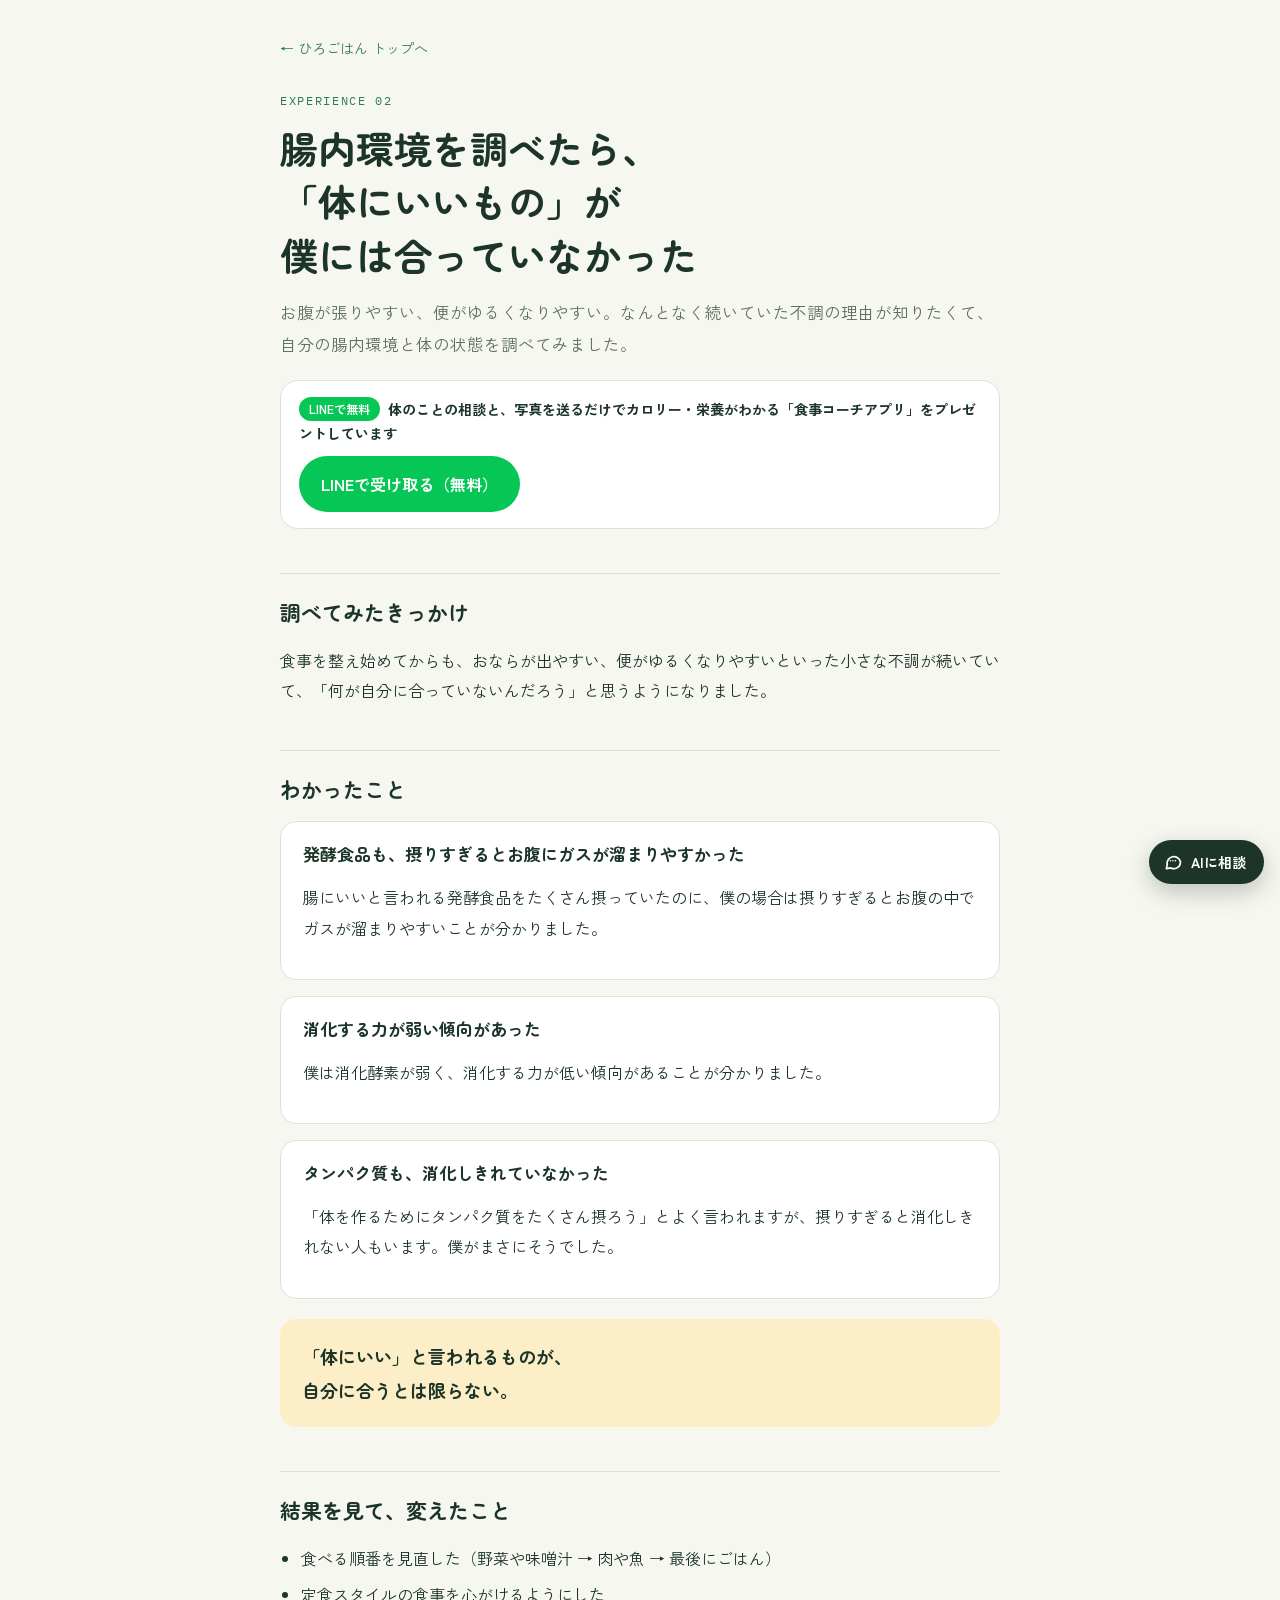
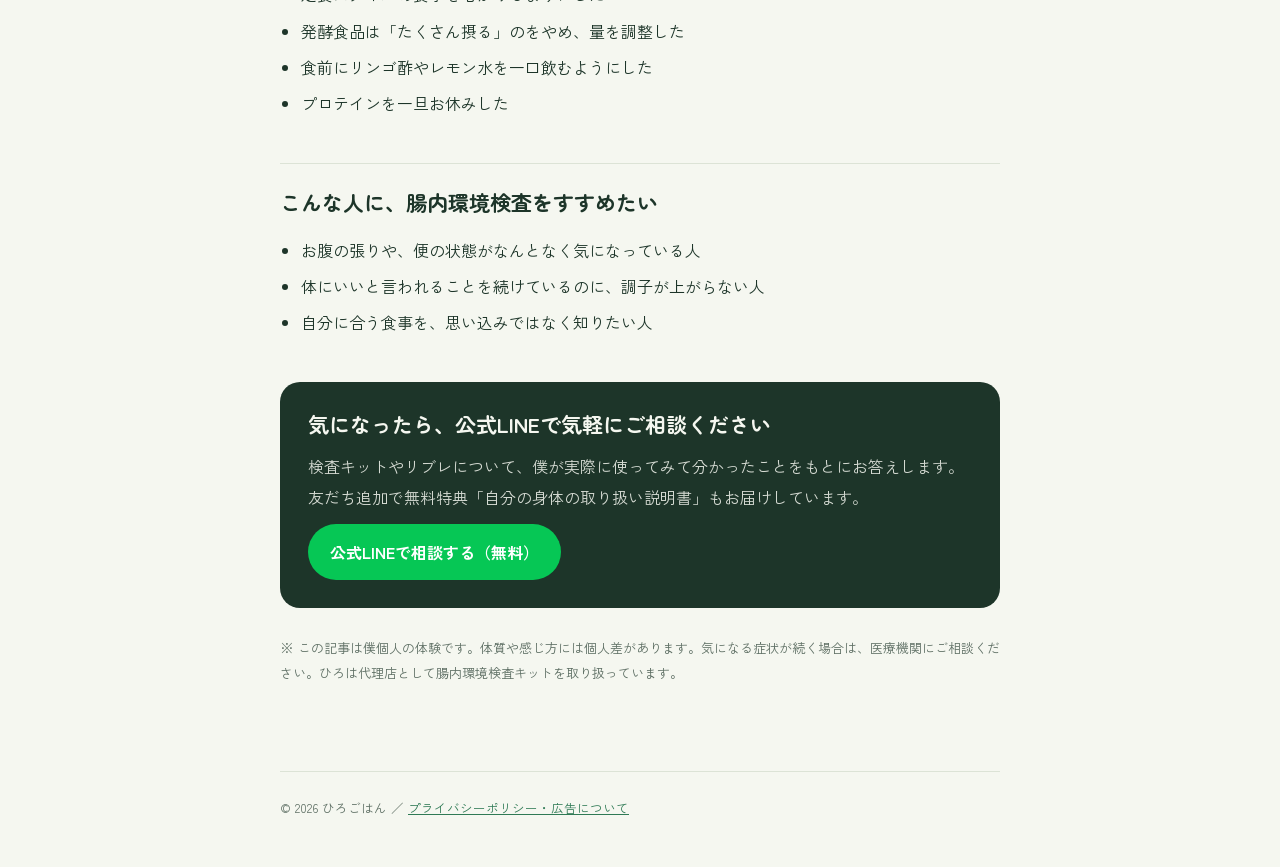
<file: gut-test.html>
<!doctype html>
<html lang="ja">
<head>
<!-- Google tag (gtag.js) -->
<script async src="https://www.googletagmanager.com/gtag/js?id=G-JDY5L52VSH"></script>
<script>
  window.dataLayer = window.dataLayer || [];
  function gtag(){dataLayer.push(arguments);}
  gtag('js', new Date());

  // 自分の端末を計測から除外: ?notrack=1 で除外ON / ?notrack=0 で解除（端末・ブラウザごとに保存）
  (function(){
    var k='hirogohan_notrack', p=new URLSearchParams(location.search).get('notrack'), on=false;
    try{
      if(p==='1') localStorage.setItem(k,'1');
      if(p==='0') localStorage.removeItem(k);
      on = localStorage.getItem(k)==='1';
    }catch(e){}
    if(on) window['ga-disable-G-JDY5L52VSH']=true;
    if(p==='1'||p==='0') document.addEventListener('DOMContentLoaded',function(){
      var d=document.createElement('div');
      d.textContent = on ? 'この端末は計測から除外されています（ひろ用）' : 'この端末の計測除外を解除しました';
      d.style.cssText='position:fixed;left:12px;right:12px;top:12px;z-index:99999;padding:12px 14px;border-radius:10px;background:#2b2b2b;color:#fff;font:600 14px/1.5 sans-serif;text-align:center;box-shadow:0 4px 16px rgba(0,0,0,.25)';
      document.body.appendChild(d); setTimeout(function(){d.remove();},5000);
    });
  })();

  gtag('config', 'G-JDY5L52VSH');
</script>
<meta charset="utf-8">
<meta name="viewport" content="width=device-width, initial-scale=1, viewport-fit=cover">
<title>腸内環境検査を受けてわかった、僕の体質｜ひろごはん</title>
<meta name="description" content="腸内環境検査を受けてわかった、自分の体質と食事の見直し方。発酵食品やタンパク質も「摂ればいい」わけではなかった体験記。">
<meta property="og:title" content="腸内環境検査を受けてわかった、僕の体質｜ひろごはん">
<meta property="og:description" content="腸内環境検査を受けてわかった、自分の体質と食事の見直し方。発酵食品やタンパク質も「摂ればいい」わけではなかった体験記。">
<meta property="og:type" content="article">
<meta property="og:image" content="https://ghiroe9-ctrl.github.io/hirogohan-site/og.jpg">
<meta name="twitter:card" content="summary_large_image">
<link rel="icon" href="data:image/svg+xml,%3Csvg xmlns='http://www.w3.org/2000/svg' viewBox='0 0 100 100'%3E%3Ccircle cx='50' cy='50' r='46' fill='%23FCEFC7'/%3E%3Ccircle cx='50' cy='50' r='28' fill='%23F3BE2E'/%3E%3C/svg%3E">
<link rel="stylesheet" href="https://fonts.googleapis.com/css2?family=Zen+Maru+Gothic:wght@700;900&family=Zen+Kaku+Gothic+New:wght@400;500;700&family=IBM+Plex+Mono:wght@500&display=swap" media="print" onload="this.media='all'"><noscript><link rel="stylesheet" href="https://fonts.googleapis.com/css2?family=Zen+Maru+Gothic:wght@700;900&family=Zen+Kaku+Gothic+New:wght@400;500;700&family=IBM+Plex+Mono:wght@500&display=swap"></noscript>
<style>
:root{--bg:#F5F7F0;--surface:#FFFFFF;--ink:#1D3529;--muted:#5E6F64;--line:#DCE3D6;--sun:#F3BE2E;--sun-soft:#FCEFC7;--leaf:#2F7A55;--line-green:#06C755;color-scheme:light}
@media (prefers-color-scheme: dark){:root{--bg:#121A16;--surface:#1A2520;--ink:#E9EFE7;--muted:#A3B3A8;--line:#2C3A33;--sun:#F5C94A;--sun-soft:#3A3320;--leaf:#6CC197;--line-green:#2FD877;color-scheme:dark}}
*{box-sizing:border-box}
body{margin:0;background:var(--bg);color:var(--ink);font-family:"Zen Kaku Gothic New","Hiragino Sans",sans-serif;line-height:1.9;padding-inline:20px}
main{max-width:720px;margin-inline:auto;padding-block:32px 72px}
a{color:var(--leaf)}
h1,h2,h3{font-family:"Zen Maru Gothic","Hiragino Maru Gothic ProN",sans-serif;line-height:1.4;text-wrap:balance}
.back{font-size:14px;text-decoration:none}
.eyebrow{font-family:"IBM Plex Mono",monospace;font-size:12px;letter-spacing:.14em;text-transform:uppercase;color:var(--leaf);margin:28px 0 0}
h1{font-size:clamp(26px,5.5vw,38px);margin:8px 0 12px}
.lead{color:var(--muted);font-size:16.5px}
h2{font-size:21px;margin-top:44px;padding-top:24px;border-top:1px solid var(--line)}
p,li{font-size:16px}
ul,ol{padding-left:1.3em;display:grid;gap:6px}
.box{background:var(--surface);border:1px solid var(--line);border-radius:16px;padding:20px 22px;margin-top:16px}
.box h3{margin:0 0 8px;font-size:17px}
.point{background:var(--sun-soft);border-radius:16px;padding:20px 22px;margin-top:20px;font-family:"Zen Maru Gothic",sans-serif;font-weight:700;font-size:18px}
.cta{margin-top:44px;background:var(--ink);color:var(--bg);border-radius:20px;padding:28px;display:grid;gap:12px}
.cta h2{border:0;margin:0;padding:0;color:var(--bg)}
.cta p{opacity:.85;margin:0}
.btn{display:inline-block;justify-self:start;background:var(--line-green);color:#fff;text-decoration:none;font-weight:700;padding:13px 22px;border-radius:99px}
.note{font-size:13px;color:var(--muted);margin-top:28px}
footer{max-width:720px;margin-inline:auto;padding-block:24px 48px;font-size:12.5px;color:var(--muted);border-top:1px solid var(--line)}
</style>
</head>
<body data-article>
<main>
<a class="back" href="./">← ひろごはん トップへ</a>
<p class="eyebrow">Experience 02</p>
<h1>腸内環境を調べたら、<br>「体にいいもの」が<br>僕には合っていなかった</h1>
<p class="lead">お腹が張りやすい、便がゆるくなりやすい。なんとなく続いていた不調の理由が知りたくて、自分の腸内環境と体の状態を調べてみました。</p>

<h2>調べてみたきっかけ</h2>
<p>食事を整え始めてからも、おならが出やすい、便がゆるくなりやすいといった小さな不調が続いていて、「何が自分に合っていないんだろう」と思うようになりました。</p>

<h2>わかったこと</h2>
<div class="box"><h3>発酵食品も、摂りすぎるとお腹にガスが溜まりやすかった</h3><p>腸にいいと言われる発酵食品をたくさん摂っていたのに、僕の場合は摂りすぎるとお腹の中でガスが溜まりやすいことが分かりました。</p></div>
<div class="box"><h3>消化する力が弱い傾向があった</h3><p>僕は消化酵素が弱く、消化する力が低い傾向があることが分かりました。</p></div>
<div class="box"><h3>タンパク質も、消化しきれていなかった</h3><p>「体を作るためにタンパク質をたくさん摂ろう」とよく言われますが、摂りすぎると消化しきれない人もいます。僕がまさにそうでした。</p></div>

<p class="point">「体にいい」と言われるものが、<br>自分に合うとは限らない。</p>

<h2>結果を見て、変えたこと</h2>
<ul>
<li>食べる順番を見直した（野菜や味噌汁 → 肉や魚 → 最後にごはん）</li>
<li>定食スタイルの食事を心がけるようにした</li>
<li>発酵食品は「たくさん摂る」のをやめ、量を調整した</li>
<li>食前にリンゴ酢やレモン水を一口飲むようにした</li>
<li>プロテインを一旦お休みした</li>
</ul>

<h2>こんな人に、腸内環境検査をすすめたい</h2>
<ul>
<li>お腹の張りや、便の状態がなんとなく気になっている人</li>
<li>体にいいと言われることを続けているのに、調子が上がらない人</li>
<li>自分に合う食事を、思い込みではなく知りたい人</li>
</ul>
<div class="cta">
  <h2>気になったら、公式LINEで気軽にご相談ください</h2>
  <p>検査キットやリブレについて、僕が実際に使ってみて分かったことをもとにお答えします。友だち追加で無料特典「自分の身体の取り扱い説明書」もお届けしています。</p>
  <a class="btn" data-cta="article" href="https://line.me/R/ti/p/@433gemgx" target="_blank" rel="noopener">公式LINEで相談する（無料）</a>
</div>
<p class="note">※ この記事は僕個人の体験です。体質や感じ方には個人差があります。気になる症状が続く場合は、医療機関にご相談ください。ひろは代理店として腸内環境検査キットを取り扱っています。</p>
</main>
<footer>© 2026 ひろごはん ／ <a href="privacy.html">プライバシーポリシー・広告について</a></footer>
<script>
document.addEventListener('click', function (e) {
  var a = e.target.closest && e.target.closest('a[href]');
  if (!a || typeof gtag !== 'function') return;
  var h = a.href, store = '';
  if (/amazon\.co\.jp|amzn\.|link\.amazon/.test(h)) store = 'amazon';
  else if (/r10\.to|rakuten\.co\.jp/.test(h)) store = 'rakuten';
  else if (/a8\.net/.test(h)) store = 'a8';
  else if (/line\.me|lin\.ee/.test(h)) store = 'line';
  if (!store) return;
  var card = a.closest('.fav, .item');
  var name = card && card.querySelector('b, h3') ? card.querySelector('b, h3').textContent.trim() : a.textContent.trim();
  var grp = a.closest('.fav-group');
  gtag('event', store === 'line' ? 'line_click' : 'affiliate_click', {
    store: store,
    item_name: name.slice(0, 100),
    item_category: grp && grp.querySelector('h3') ? grp.querySelector('h3').textContent.trim() : '',
    page: location.pathname,
    cta: a.getAttribute('data-cta') || 'other'
  });
});
</script>
<script src="assets/boost.js" defer></script>
<script src="assets/ai-consult.js" defer></script>
</body>
</html>
</file>
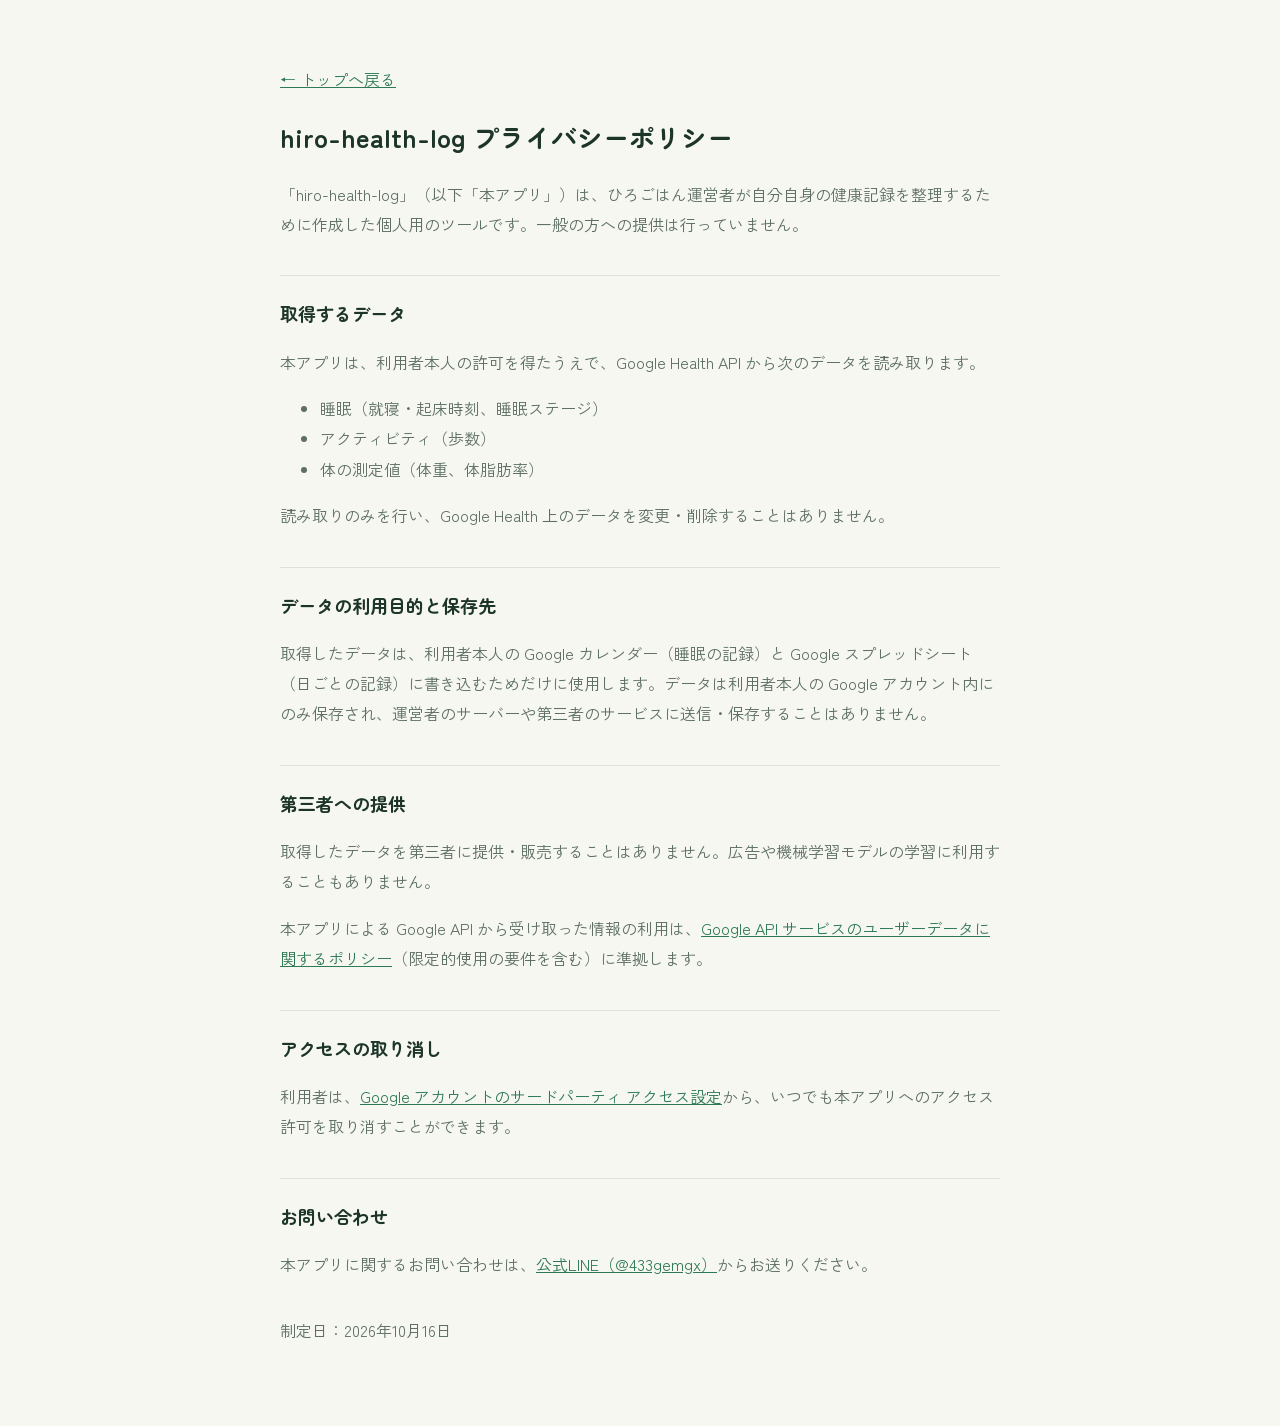
<file: health-log-privacy.html>
<!doctype html>
<html lang="ja">
<head>
<meta charset="utf-8">
<meta name="viewport" content="width=device-width, initial-scale=1">
<meta name="robots" content="noindex">
<title>hiro-health-log プライバシーポリシー｜ひろごはん</title>
<link rel="stylesheet" href="https://fonts.googleapis.com/css2?family=Zen+Maru+Gothic:wght@700&family=Zen+Kaku+Gothic+New:wght@400;500&display=swap">
<style>
:root{--bg:#F5F7F0;--ink:#1D3529;--muted:#5E6F64;--line:#DCE3D6;--leaf:#2F7A55;color-scheme:light}
@media (prefers-color-scheme: dark){:root{--bg:#121A16;--ink:#E9EFE7;--muted:#A3B3A8;--line:#2C3A33;--leaf:#6CC197;color-scheme:dark}}
body{margin:0;background:var(--bg);color:var(--ink);font-family:"Zen Kaku Gothic New","Hiragino Sans",sans-serif;line-height:1.9;padding-inline:20px}
main{max-width:720px;margin-inline:auto;padding-block:48px 64px}
h1,h2{font-family:"Zen Maru Gothic","Hiragino Maru Gothic ProN",sans-serif}
h1{font-size:26px}
h2{font-size:18px;margin-top:36px;padding-top:20px;border-top:1px solid var(--line)}
p,li{color:var(--muted)}
a{color:var(--leaf)}
</style>
</head>
<body>
<main>
<p><a href="./">← トップへ戻る</a></p>
<h1>hiro-health-log プライバシーポリシー</h1>
<p>「hiro-health-log」（以下「本アプリ」）は、ひろごはん運営者が自分自身の健康記録を整理するために作成した個人用のツールです。一般の方への提供は行っていません。</p>

<h2>取得するデータ</h2>
<p>本アプリは、利用者本人の許可を得たうえで、Google Health API から次のデータを読み取ります。</p>
<ul>
<li>睡眠（就寝・起床時刻、睡眠ステージ）</li>
<li>アクティビティ（歩数）</li>
<li>体の測定値（体重、体脂肪率）</li>
</ul>
<p>読み取りのみを行い、Google Health 上のデータを変更・削除することはありません。</p>

<h2>データの利用目的と保存先</h2>
<p>取得したデータは、利用者本人の Google カレンダー（睡眠の記録）と Google スプレッドシート（日ごとの記録）に書き込むためだけに使用します。データは利用者本人の Google アカウント内にのみ保存され、運営者のサーバーや第三者のサービスに送信・保存することはありません。</p>

<h2>第三者への提供</h2>
<p>取得したデータを第三者に提供・販売することはありません。広告や機械学習モデルの学習に利用することもありません。</p>
<p>本アプリによる Google API から受け取った情報の利用は、<a href="https://developers.google.com/terms/api-services-user-data-policy" target="_blank" rel="noopener">Google API サービスのユーザーデータに関するポリシー</a>（限定的使用の要件を含む）に準拠します。</p>

<h2>アクセスの取り消し</h2>
<p>利用者は、<a href="https://myaccount.google.com/permissions" target="_blank" rel="noopener">Google アカウントのサードパーティ アクセス設定</a>から、いつでも本アプリへのアクセス許可を取り消すことができます。</p>

<h2>お問い合わせ</h2>
<p>本アプリに関するお問い合わせは、<a href="https://line.me/R/ti/p/@433gemgx" target="_blank" rel="noopener">公式LINE（@433gemgx）</a>からお送りください。</p>

<p style="margin-top:36px">制定日：2026年10月16日</p>
</main>
</body>
</html>
</file>
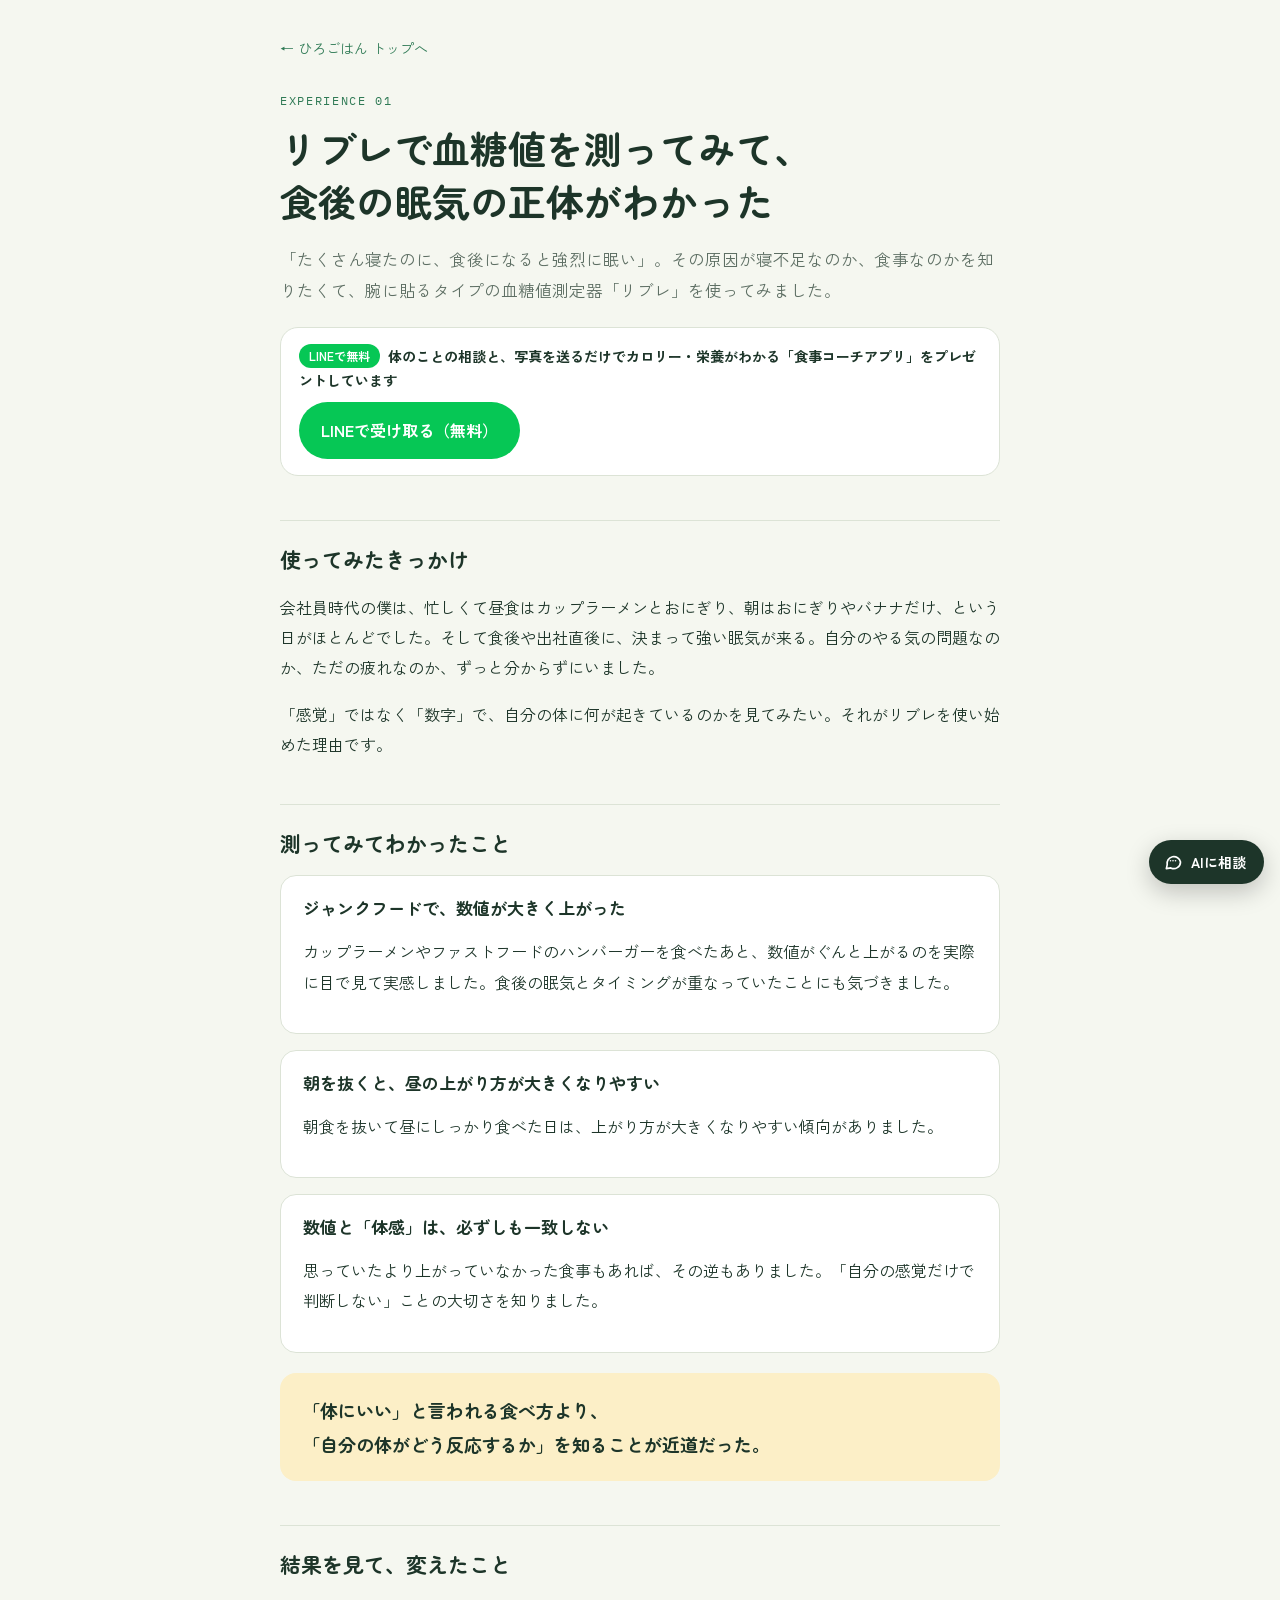
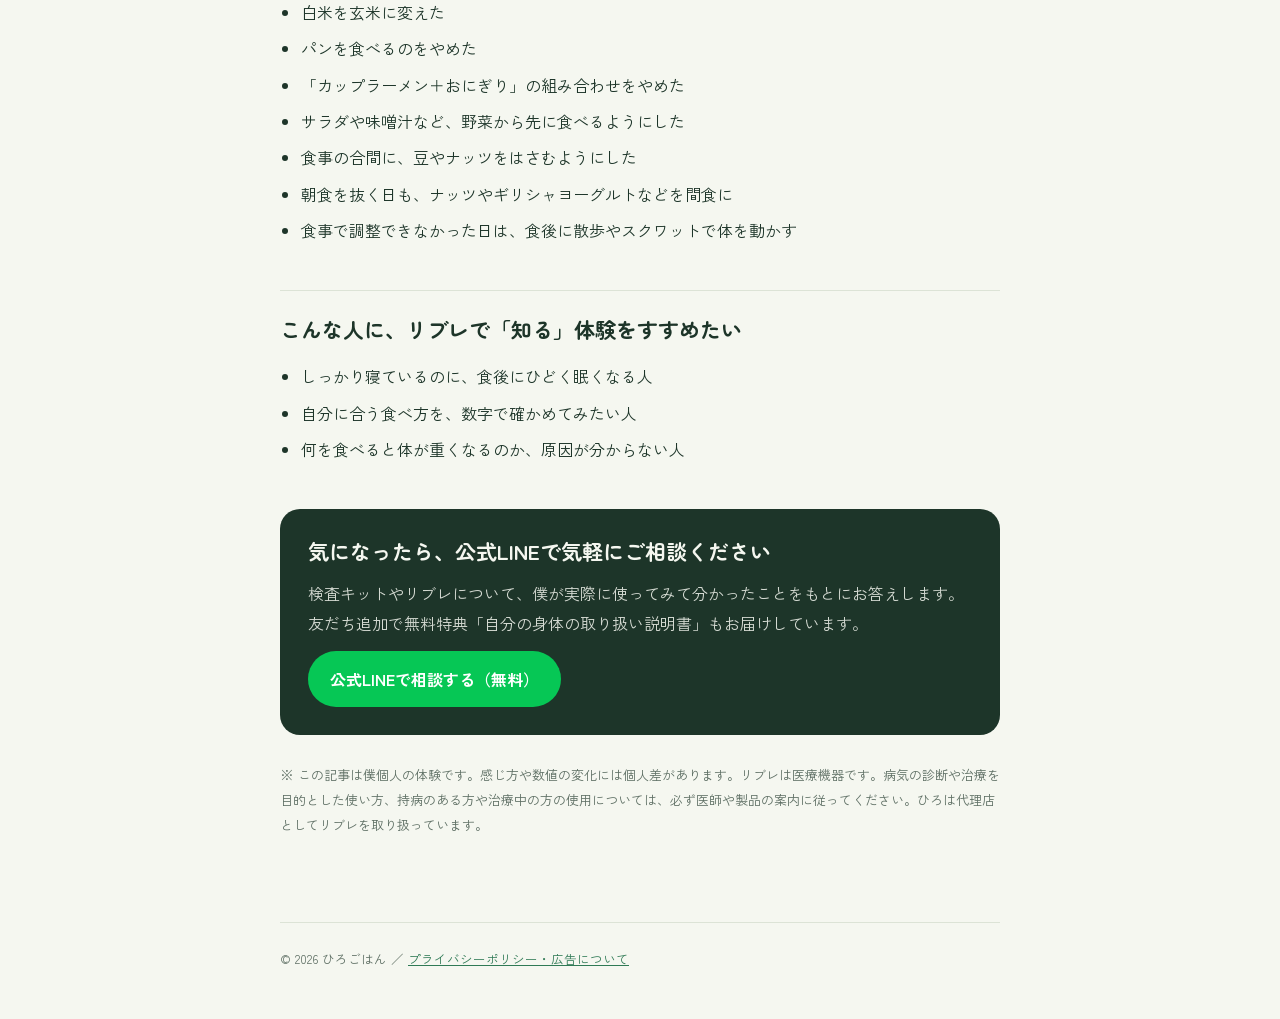
<file: libre.html>
<!doctype html>
<html lang="ja">
<head>
<!-- Google tag (gtag.js) -->
<script async src="https://www.googletagmanager.com/gtag/js?id=G-JDY5L52VSH"></script>
<script>
  window.dataLayer = window.dataLayer || [];
  function gtag(){dataLayer.push(arguments);}
  gtag('js', new Date());

  // 自分の端末を計測から除外: ?notrack=1 で除外ON / ?notrack=0 で解除（端末・ブラウザごとに保存）
  (function(){
    var k='hirogohan_notrack', p=new URLSearchParams(location.search).get('notrack'), on=false;
    try{
      if(p==='1') localStorage.setItem(k,'1');
      if(p==='0') localStorage.removeItem(k);
      on = localStorage.getItem(k)==='1';
    }catch(e){}
    if(on) window['ga-disable-G-JDY5L52VSH']=true;
    if(p==='1'||p==='0') document.addEventListener('DOMContentLoaded',function(){
      var d=document.createElement('div');
      d.textContent = on ? 'この端末は計測から除外されています（ひろ用）' : 'この端末の計測除外を解除しました';
      d.style.cssText='position:fixed;left:12px;right:12px;top:12px;z-index:99999;padding:12px 14px;border-radius:10px;background:#2b2b2b;color:#fff;font:600 14px/1.5 sans-serif;text-align:center;box-shadow:0 4px 16px rgba(0,0,0,.25)';
      document.body.appendChild(d); setTimeout(function(){d.remove();},5000);
    });
  })();

  gtag('config', 'G-JDY5L52VSH');
</script>
<meta charset="utf-8">
<meta name="viewport" content="width=device-width, initial-scale=1, viewport-fit=cover">
<title>リブレで血糖値を測ってみた体験記｜ひろごはん</title>
<meta name="description" content="食後の眠気の原因が知りたくて、リブレで血糖値の動きを記録してみた体験記。実感した変化と、食べ方の工夫をまとめました。">
<meta property="og:title" content="リブレで血糖値を測ってみた体験記｜ひろごはん">
<meta property="og:description" content="食後の眠気の原因が知りたくて、リブレで血糖値の動きを記録してみた体験記。実感した変化と、食べ方の工夫をまとめました。">
<meta property="og:type" content="article">
<meta property="og:image" content="https://ghiroe9-ctrl.github.io/hirogohan-site/og.jpg">
<meta name="twitter:card" content="summary_large_image">
<link rel="icon" href="data:image/svg+xml,%3Csvg xmlns='http://www.w3.org/2000/svg' viewBox='0 0 100 100'%3E%3Ccircle cx='50' cy='50' r='46' fill='%23FCEFC7'/%3E%3Ccircle cx='50' cy='50' r='28' fill='%23F3BE2E'/%3E%3C/svg%3E">
<link rel="stylesheet" href="https://fonts.googleapis.com/css2?family=Zen+Maru+Gothic:wght@700;900&family=Zen+Kaku+Gothic+New:wght@400;500;700&family=IBM+Plex+Mono:wght@500&display=swap" media="print" onload="this.media='all'"><noscript><link rel="stylesheet" href="https://fonts.googleapis.com/css2?family=Zen+Maru+Gothic:wght@700;900&family=Zen+Kaku+Gothic+New:wght@400;500;700&family=IBM+Plex+Mono:wght@500&display=swap"></noscript>
<style>
:root{--bg:#F5F7F0;--surface:#FFFFFF;--ink:#1D3529;--muted:#5E6F64;--line:#DCE3D6;--sun:#F3BE2E;--sun-soft:#FCEFC7;--leaf:#2F7A55;--line-green:#06C755;color-scheme:light}
@media (prefers-color-scheme: dark){:root{--bg:#121A16;--surface:#1A2520;--ink:#E9EFE7;--muted:#A3B3A8;--line:#2C3A33;--sun:#F5C94A;--sun-soft:#3A3320;--leaf:#6CC197;--line-green:#2FD877;color-scheme:dark}}
*{box-sizing:border-box}
body{margin:0;background:var(--bg);color:var(--ink);font-family:"Zen Kaku Gothic New","Hiragino Sans",sans-serif;line-height:1.9;padding-inline:20px}
main{max-width:720px;margin-inline:auto;padding-block:32px 72px}
a{color:var(--leaf)}
h1,h2,h3{font-family:"Zen Maru Gothic","Hiragino Maru Gothic ProN",sans-serif;line-height:1.4;text-wrap:balance}
.back{font-size:14px;text-decoration:none}
.eyebrow{font-family:"IBM Plex Mono",monospace;font-size:12px;letter-spacing:.14em;text-transform:uppercase;color:var(--leaf);margin:28px 0 0}
h1{font-size:clamp(26px,5.5vw,38px);margin:8px 0 12px}
.lead{color:var(--muted);font-size:16.5px}
h2{font-size:21px;margin-top:44px;padding-top:24px;border-top:1px solid var(--line)}
p,li{font-size:16px}
ul,ol{padding-left:1.3em;display:grid;gap:6px}
.box{background:var(--surface);border:1px solid var(--line);border-radius:16px;padding:20px 22px;margin-top:16px}
.box h3{margin:0 0 8px;font-size:17px}
.point{background:var(--sun-soft);border-radius:16px;padding:20px 22px;margin-top:20px;font-family:"Zen Maru Gothic",sans-serif;font-weight:700;font-size:18px}
.cta{margin-top:44px;background:var(--ink);color:var(--bg);border-radius:20px;padding:28px;display:grid;gap:12px}
.cta h2{border:0;margin:0;padding:0;color:var(--bg)}
.cta p{opacity:.85;margin:0}
.btn{display:inline-block;justify-self:start;background:var(--line-green);color:#fff;text-decoration:none;font-weight:700;padding:13px 22px;border-radius:99px}
.note{font-size:13px;color:var(--muted);margin-top:28px}
footer{max-width:720px;margin-inline:auto;padding-block:24px 48px;font-size:12.5px;color:var(--muted);border-top:1px solid var(--line)}
</style>
</head>
<body data-article>
<main>
<a class="back" href="./">← ひろごはん トップへ</a>
<p class="eyebrow">Experience 01</p>
<h1>リブレで血糖値を測ってみて、<br>食後の眠気の正体がわかった</h1>
<p class="lead">「たくさん寝たのに、食後になると強烈に眠い」。その原因が寝不足なのか、食事なのかを知りたくて、腕に貼るタイプの血糖値測定器「リブレ」を使ってみました。</p>

<h2>使ってみたきっかけ</h2>
<p>会社員時代の僕は、忙しくて昼食はカップラーメンとおにぎり、朝はおにぎりやバナナだけ、という日がほとんどでした。そして食後や出社直後に、決まって強い眠気が来る。自分のやる気の問題なのか、ただの疲れなのか、ずっと分からずにいました。</p>
<p>「感覚」ではなく「数字」で、自分の体に何が起きているのかを見てみたい。それがリブレを使い始めた理由です。</p>

<h2>測ってみてわかったこと</h2>
<div class="box"><h3>ジャンクフードで、数値が大きく上がった</h3><p>カップラーメンやファストフードのハンバーガーを食べたあと、数値がぐんと上がるのを実際に目で見て実感しました。食後の眠気とタイミングが重なっていたことにも気づきました。</p></div>
<div class="box"><h3>朝を抜くと、昼の上がり方が大きくなりやすい</h3><p>朝食を抜いて昼にしっかり食べた日は、上がり方が大きくなりやすい傾向がありました。</p></div>
<div class="box"><h3>数値と「体感」は、必ずしも一致しない</h3><p>思っていたより上がっていなかった食事もあれば、その逆もありました。「自分の感覚だけで判断しない」ことの大切さを知りました。</p></div>

<p class="point">「体にいい」と言われる食べ方より、<br>「自分の体がどう反応するか」を知ることが近道だった。</p>

<h2>結果を見て、変えたこと</h2>
<ul>
<li>白米を玄米に変えた</li>
<li>パンを食べるのをやめた</li>
<li>「カップラーメン＋おにぎり」の組み合わせをやめた</li>
<li>サラダや味噌汁など、野菜から先に食べるようにした</li>
<li>食事の合間に、豆やナッツをはさむようにした</li>
<li>朝食を抜く日も、ナッツやギリシャヨーグルトなどを間食に</li>
<li>食事で調整できなかった日は、食後に散歩やスクワットで体を動かす</li>
</ul>

<h2>こんな人に、リブレで「知る」体験をすすめたい</h2>
<ul>
<li>しっかり寝ているのに、食後にひどく眠くなる人</li>
<li>自分に合う食べ方を、数字で確かめてみたい人</li>
<li>何を食べると体が重くなるのか、原因が分からない人</li>
</ul>
<div class="cta">
  <h2>気になったら、公式LINEで気軽にご相談ください</h2>
  <p>検査キットやリブレについて、僕が実際に使ってみて分かったことをもとにお答えします。友だち追加で無料特典「自分の身体の取り扱い説明書」もお届けしています。</p>
  <a class="btn" data-cta="article" href="https://line.me/R/ti/p/@433gemgx" target="_blank" rel="noopener">公式LINEで相談する（無料）</a>
</div>
<p class="note">※ この記事は僕個人の体験です。感じ方や数値の変化には個人差があります。リブレは医療機器です。病気の診断や治療を目的とした使い方、持病のある方や治療中の方の使用については、必ず医師や製品の案内に従ってください。ひろは代理店としてリブレを取り扱っています。</p>
</main>
<footer>© 2026 ひろごはん ／ <a href="privacy.html">プライバシーポリシー・広告について</a></footer>
<script>
document.addEventListener('click', function (e) {
  var a = e.target.closest && e.target.closest('a[href]');
  if (!a || typeof gtag !== 'function') return;
  var h = a.href, store = '';
  if (/amazon\.co\.jp|amzn\.|link\.amazon/.test(h)) store = 'amazon';
  else if (/r10\.to|rakuten\.co\.jp/.test(h)) store = 'rakuten';
  else if (/a8\.net/.test(h)) store = 'a8';
  else if (/line\.me|lin\.ee/.test(h)) store = 'line';
  if (!store) return;
  var card = a.closest('.fav, .item');
  var name = card && card.querySelector('b, h3') ? card.querySelector('b, h3').textContent.trim() : a.textContent.trim();
  var grp = a.closest('.fav-group');
  gtag('event', store === 'line' ? 'line_click' : 'affiliate_click', {
    store: store,
    item_name: name.slice(0, 100),
    item_category: grp && grp.querySelector('h3') ? grp.querySelector('h3').textContent.trim() : '',
    page: location.pathname,
    cta: a.getAttribute('data-cta') || 'other'
  });
});
</script>
<script src="assets/boost.js" defer></script>
<script src="assets/ai-consult.js" defer></script>
</body>
</html>
</file>
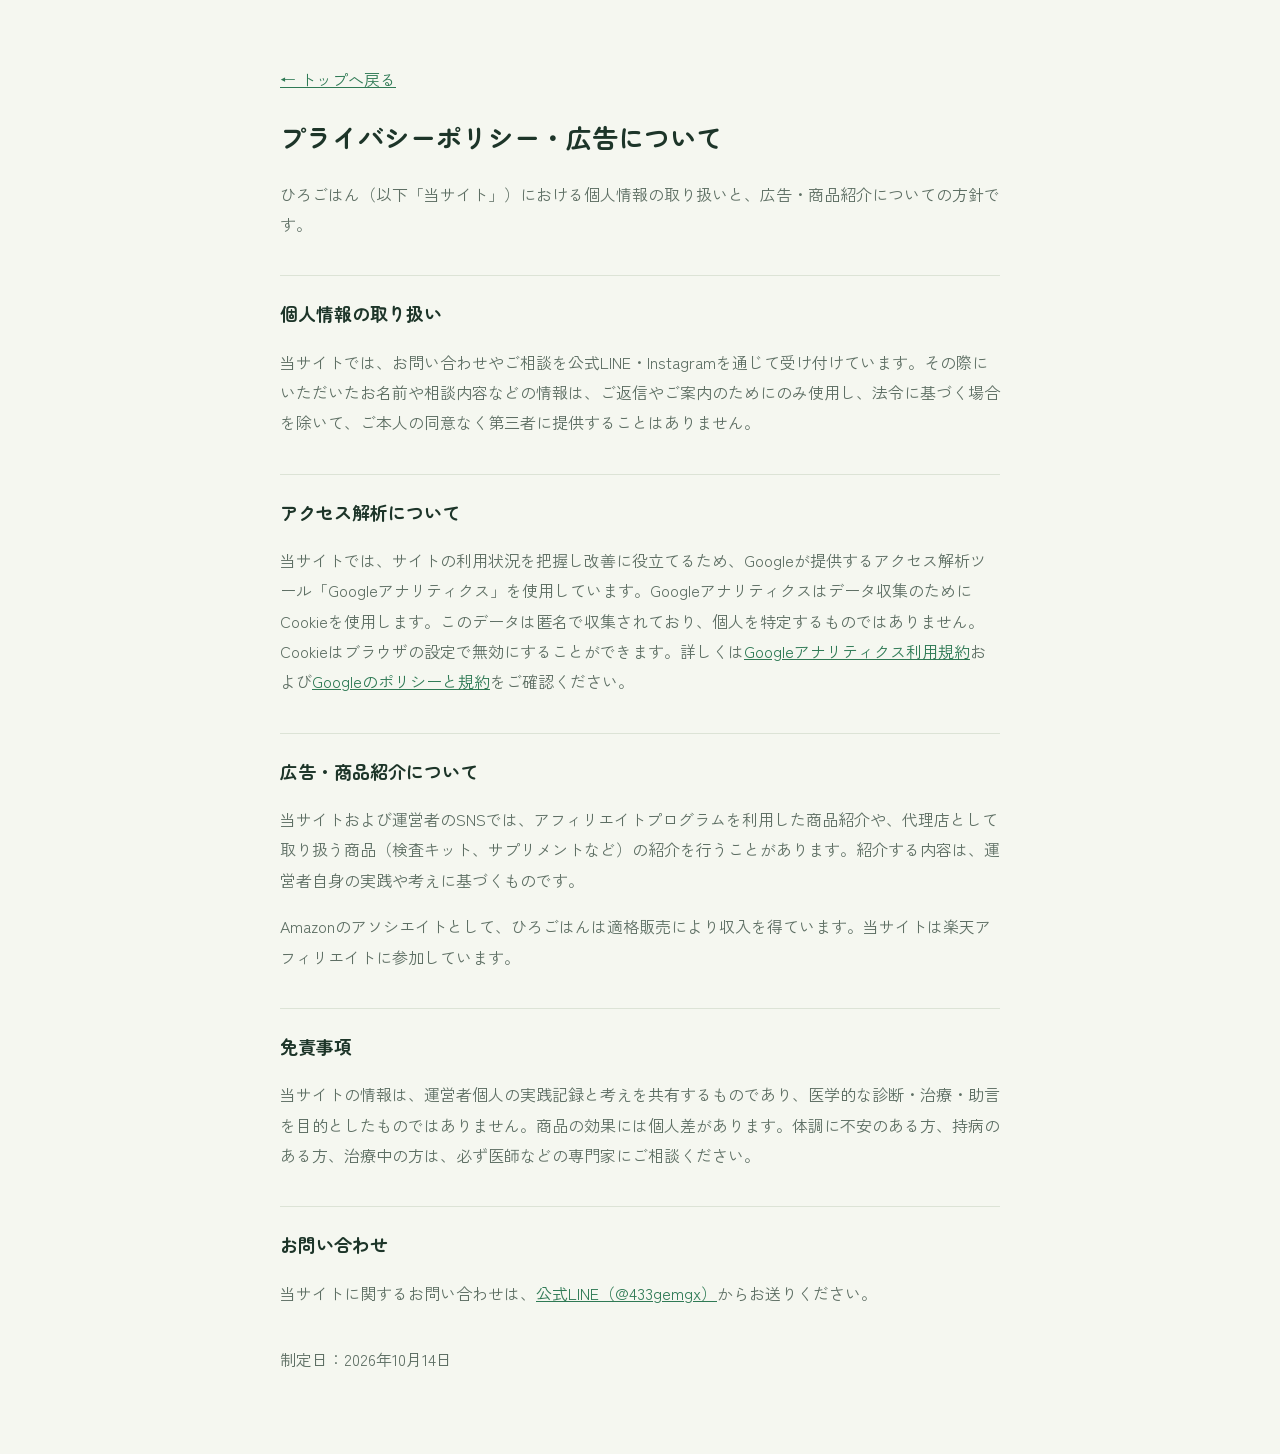
<file: privacy.html>
<!doctype html>
<html lang="ja">
<head>
<!-- Google tag (gtag.js) -->
<script async src="https://www.googletagmanager.com/gtag/js?id=G-JDY5L52VSH"></script>
<script>
  window.dataLayer = window.dataLayer || [];
  function gtag(){dataLayer.push(arguments);}
  gtag('js', new Date());

  // 自分の端末を計測から除外: ?notrack=1 で除外ON / ?notrack=0 で解除（端末・ブラウザごとに保存）
  (function(){
    var k='hirogohan_notrack', p=new URLSearchParams(location.search).get('notrack'), on=false;
    try{
      if(p==='1') localStorage.setItem(k,'1');
      if(p==='0') localStorage.removeItem(k);
      on = localStorage.getItem(k)==='1';
    }catch(e){}
    if(on) window['ga-disable-G-JDY5L52VSH']=true;
    if(p==='1'||p==='0') document.addEventListener('DOMContentLoaded',function(){
      var d=document.createElement('div');
      d.textContent = on ? 'この端末は計測から除外されています（ひろ用）' : 'この端末の計測除外を解除しました';
      d.style.cssText='position:fixed;left:12px;right:12px;top:12px;z-index:99999;padding:12px 14px;border-radius:10px;background:#2b2b2b;color:#fff;font:600 14px/1.5 sans-serif;text-align:center;box-shadow:0 4px 16px rgba(0,0,0,.25)';
      document.body.appendChild(d); setTimeout(function(){d.remove();},5000);
    });
  })();

  gtag('config', 'G-JDY5L52VSH');
</script>
<meta charset="utf-8">
<meta name="viewport" content="width=device-width, initial-scale=1">
<title>プライバシーポリシー・広告について｜ひろごはん</title>
<link rel="stylesheet" href="https://fonts.googleapis.com/css2?family=Zen+Maru+Gothic:wght@700&family=Zen+Kaku+Gothic+New:wght@400;500&display=swap">
<style>
:root{--bg:#F5F7F0;--ink:#1D3529;--muted:#5E6F64;--line:#DCE3D6;--leaf:#2F7A55;color-scheme:light}
@media (prefers-color-scheme: dark){:root{--bg:#121A16;--ink:#E9EFE7;--muted:#A3B3A8;--line:#2C3A33;--leaf:#6CC197;color-scheme:dark}}
body{margin:0;background:var(--bg);color:var(--ink);font-family:"Zen Kaku Gothic New","Hiragino Sans",sans-serif;line-height:1.9;padding-inline:20px}
main{max-width:720px;margin-inline:auto;padding-block:48px 64px}
h1,h2{font-family:"Zen Maru Gothic","Hiragino Maru Gothic ProN",sans-serif}
h1{font-size:26px}
h2{font-size:18px;margin-top:36px;padding-top:20px;border-top:1px solid var(--line)}
p,li{color:var(--muted)}
a{color:var(--leaf)}
</style>
</head>
<body>
<main>
<p><a href="./">← トップへ戻る</a></p>
<h1>プライバシーポリシー・広告について</h1>
<p>ひろごはん（以下「当サイト」）における個人情報の取り扱いと、広告・商品紹介についての方針です。</p>

<h2>個人情報の取り扱い</h2>
<p>当サイトでは、お問い合わせやご相談を公式LINE・Instagramを通じて受け付けています。その際にいただいたお名前や相談内容などの情報は、ご返信やご案内のためにのみ使用し、法令に基づく場合を除いて、ご本人の同意なく第三者に提供することはありません。</p>

<h2>アクセス解析について</h2>
<p>当サイトでは、サイトの利用状況を把握し改善に役立てるため、Googleが提供するアクセス解析ツール「Googleアナリティクス」を使用しています。Googleアナリティクスはデータ収集のためにCookieを使用します。このデータは匿名で収集されており、個人を特定するものではありません。Cookieはブラウザの設定で無効にすることができます。詳しくは<a href="https://marketingplatform.google.com/about/analytics/terms/jp/" target="_blank" rel="noopener">Googleアナリティクス利用規約</a>および<a href="https://policies.google.com/technologies/partner-sites?hl=ja" target="_blank" rel="noopener">Googleのポリシーと規約</a>をご確認ください。</p>

<h2>広告・商品紹介について</h2>
<p>当サイトおよび運営者のSNSでは、アフィリエイトプログラムを利用した商品紹介や、代理店として取り扱う商品（検査キット、サプリメントなど）の紹介を行うことがあります。紹介する内容は、運営者自身の実践や考えに基づくものです。</p>
<p>Amazonのアソシエイトとして、ひろごはんは適格販売により収入を得ています。当サイトは楽天アフィリエイトに参加しています。</p>

<h2>免責事項</h2>
<p>当サイトの情報は、運営者個人の実践記録と考えを共有するものであり、医学的な診断・治療・助言を目的としたものではありません。商品の効果には個人差があります。体調に不安のある方、持病のある方、治療中の方は、必ず医師などの専門家にご相談ください。</p>

<h2>お問い合わせ</h2>
<p>当サイトに関するお問い合わせは、<a href="https://line.me/R/ti/p/@433gemgx" target="_blank" rel="noopener">公式LINE（@433gemgx）</a>からお送りください。</p>

<p style="margin-top:36px">制定日：2026年10月14日</p>
</main>
<script>
document.addEventListener('click', function (e) {
  var a = e.target.closest && e.target.closest('a[href]');
  if (!a || typeof gtag !== 'function') return;
  var h = a.href, store = '';
  if (/amazon\.co\.jp|amzn\.|link\.amazon/.test(h)) store = 'amazon';
  else if (/r10\.to|rakuten\.co\.jp/.test(h)) store = 'rakuten';
  else if (/a8\.net/.test(h)) store = 'a8';
  else if (/line\.me|lin\.ee/.test(h)) store = 'line';
  if (!store) return;
  var card = a.closest('.fav, .item, .cta');
  var name = card && card.querySelector('b, h3, h2') ? card.querySelector('b, h3, h2').textContent.trim() : a.textContent.trim();
  var grp = a.closest('.fav-group');
  gtag('event', store === 'line' ? 'line_click' : 'affiliate_click', {
    store: store,
    item_name: name.slice(0, 100),
    item_category: grp && grp.querySelector('h3') ? grp.querySelector('h3').textContent.trim() : '',
    page: location.pathname,
    cta: a.getAttribute('data-cta') || 'other'
  });
});
</script>
</body>
</html>
</file>
<file: model/assets/style.css>
/* Layout: magazine-style lookbook — photo-led hero, wide margins, hairline spec sheets, one ink band for the composite. */
:root {
  --paper: #f3f4f3;
  --surface: #ffffff;
  --tint: #e9ebea;
  --ink: #141617;
  --mute: #6a6f72;
  --line: #d4d8d8;
  --accent: #4d5f6b;      /* slate — used sparingly */
  --on-ink: #f3f4f3;
  --ph-a: #dfe2e1;
  --ph-b: #d3d7d6;

  --f-display: "Archivo", "Helvetica Neue", Arial, sans-serif;
  --f-body: "Zen Kaku Gothic New", "Hiragino Kaku Gothic ProN", "Yu Gothic", "Noto Sans JP", sans-serif;
  --f-mono: "IBM Plex Mono", ui-monospace, Menlo, monospace;

  --s-1: .5rem; --s-2: 1rem; --s-3: 1.5rem; --s-4: 2.5rem; --s-5: 4rem; --s-6: 6.5rem;
  --max: 1180px;
  color-scheme: light;
}
@media (prefers-color-scheme: dark) {
  :root:not([data-theme="light"]) {
    --paper: #121415; --surface: #1a1d1e; --tint: #181b1c; --ink: #eceeed; --mute: #9aa1a4;
    --line: #2f3436; --accent: #9fb3c0; --on-ink: #121415; --ph-a: #22272a; --ph-b: #1c2023;
    color-scheme: dark;
  }
}
:root[data-theme="dark"] {
  --paper: #121415; --surface: #1a1d1e; --tint: #181b1c; --ink: #eceeed; --mute: #9aa1a4;
  --line: #2f3436; --accent: #9fb3c0; --on-ink: #121415; --ph-a: #22272a; --ph-b: #1c2023;
  color-scheme: dark;
}

*, *::before, *::after { box-sizing: border-box; }
[hidden] { display: none !important; }
html { scroll-behavior: smooth; scroll-padding-top: 72px; }
@media (prefers-reduced-motion: reduce) { html { scroll-behavior: auto; } * { transition: none !important; } }
body {
  margin: 0; background: var(--paper); color: var(--ink);
  font-family: var(--f-body); font-size: 15px; line-height: 1.85; letter-spacing: .02em;
  -webkit-font-smoothing: antialiased; overflow-x: hidden;
}
body::before { content: ""; position: fixed; inset: 0 0 auto; height: env(safe-area-inset-top, 0px); z-index: 30; background: var(--paper); }
img { max-width: 100%; display: block; }
a { color: inherit; }
:focus-visible { outline: 2px solid var(--accent); outline-offset: 3px; }

.wrap {
  max-width: var(--max); margin-inline: auto;
  padding-left: max(20px, env(safe-area-inset-left, 0px));
  padding-right: max(20px, env(safe-area-inset-right, 0px));
}
.skip { position: absolute; left: -999px; top: 8px; }
.skip:focus { left: 16px; z-index: 50; background: var(--ink); color: var(--paper); padding: 6px 12px; }

/* type */
.eyebrow, .label-h, .meta, .note, .tabs button, .btn, .spec dt, .work__genre, .hero__fields {
  font-family: var(--f-display); font-stretch: 112%; text-transform: uppercase; letter-spacing: .14em;
}
.eyebrow { margin: 0 0 var(--s-2); font-size: .72rem; font-weight: 600; color: var(--accent); }
.label-h { margin: 0 0 var(--s-2); font-size: .7rem; font-weight: 600; color: var(--mute); }
.h2 {
  margin: 0; font-family: var(--f-body); font-weight: 700; font-size: clamp(1.5rem, 4.2vw, 2.25rem);
  line-height: 1.45; letter-spacing: .04em; text-wrap: balance;
}
.h2--xl { font-family: var(--f-display); font-stretch: 125%; font-weight: 800; text-transform: uppercase; letter-spacing: -.01em; line-height: .98; font-size: clamp(2.4rem, 8vw, 4.6rem); }
.prose { max-width: 34em; color: var(--ink); }
.prose p { margin: 0 0 1.1em; }
.meta, .note { font-size: .68rem; color: var(--mute); letter-spacing: .1em; margin: var(--s-2) 0 0; text-transform: none; font-family: var(--f-body); }

/* buttons */
.btn {
  display: inline-flex; align-items: center; justify-content: center; gap: .5em;
  min-height: 46px; padding: 0 1.4em; border: 1px solid var(--ink); border-radius: 0;
  background: transparent; color: var(--ink); text-decoration: none; cursor: pointer;
  font-size: .72rem; font-weight: 600; transition: background .2s, color .2s;
}
.btn:hover { background: var(--ink); color: var(--paper); }
.btn--solid { background: var(--ink); color: var(--paper); }
.btn--solid:hover { background: var(--accent); border-color: var(--accent); color: var(--paper); }
.btn--sm { min-height: 36px; padding: 0 1.1em; font-size: .66rem; }
.btn--block { width: 100%; min-height: 54px; font-size: .78rem; }
.btn--invert { background: var(--paper); color: var(--ink); border-color: var(--paper); }
.btn--invert:hover { background: transparent; color: var(--paper); }
.btn--ghost-invert { border-color: var(--paper); color: var(--paper); }
.btn--ghost-invert:hover { background: var(--paper); color: var(--ink); }

/* nav */
.nav {
  position: sticky; top: env(safe-area-inset-top, 0px); z-index: 20;
  background: color-mix(in srgb, var(--paper) 88%, transparent); backdrop-filter: blur(10px);
  border-bottom: 1px solid var(--line);
}
.nav__in { display: flex; align-items: center; gap: var(--s-3); min-height: 60px; }
.nav__logo { font-family: var(--f-display); font-stretch: 125%; font-weight: 800; font-size: 1.15rem; letter-spacing: .02em; text-decoration: none; margin: 0; }
.nav nav { margin-left: auto; }
.nav__links { display: flex; gap: var(--s-3); list-style: none; margin: 0; padding: 0; }
.nav__links a { font-family: var(--f-display); font-stretch: 112%; text-transform: uppercase; letter-spacing: .14em; font-size: .68rem; font-weight: 600; text-decoration: none; color: var(--mute); }
.nav__links a:hover { color: var(--ink); }
@media (max-width: 640px) { .nav__links { display: none; } .nav .btn { margin-left: auto; } }

/* hero */
.hero { padding-block: var(--s-3) var(--s-5); }
.hero__grid { display: grid; gap: var(--s-4); align-items: end; }
@media (min-width: 860px) { .hero__grid { grid-template-columns: 1.05fr 1fr; gap: var(--s-5); } }
.hero__photo { margin: 0; aspect-ratio: 4 / 5; max-width: 100%; overflow: hidden; background: var(--tint); }
.hero__photo img { width: 100%; height: 100%; object-fit: cover; }
.hero__name {
  margin: 0; font-family: var(--f-display); font-stretch: 125%; font-weight: 800;
  font-size: clamp(4.5rem, 19vw, 9.5rem); line-height: .82; letter-spacing: -.035em;
}
.hero__name span { color: var(--accent); }
.hero__lead { margin: var(--s-3) 0 0; font-size: clamp(1.15rem, 3.4vw, 1.5rem); font-weight: 500; line-height: 1.6; letter-spacing: .08em; }
.hero__specs { display: flex; gap: var(--s-4); margin: var(--s-4) 0 var(--s-2); padding-top: var(--s-2); border-top: 1px solid var(--ink); }
.hero__specs dt { font-family: var(--f-mono); font-size: .66rem; color: var(--mute); text-transform: uppercase; letter-spacing: .12em; }
.hero__specs dd { margin: 0; font-family: var(--f-display); font-stretch: 112%; font-size: 1.6rem; font-weight: 600; font-variant-numeric: tabular-nums; }
.hero__specs small { font-size: .55em; margin-left: .15em; color: var(--mute); }
.hero__fields { margin: 0; font-size: .66rem; color: var(--mute); letter-spacing: .12em; }
.hero__cta { display: flex; flex-wrap: wrap; gap: .6rem; margin-top: var(--s-4); }
@media (max-width: 520px) { .hero .hero__cta .btn { flex: 1 1 100%; } }

/* placeholder */
.ph {
  width: 100%; height: 100%; min-height: 120px; display: grid; place-items: center; text-align: center;
  background: repeating-linear-gradient(135deg, var(--ph-a) 0 14px, var(--ph-b) 14px 15px);
  color: var(--mute); font-family: var(--f-mono); font-size: .68rem; letter-spacing: .08em; padding: 1rem;
}
.ph b { display: block; color: var(--ink); font-weight: 500; }

/* sections */
.section { padding-block: var(--s-5) var(--s-6); border-top: 1px solid var(--line); }
.section--tint { background: var(--tint); }
.section--ink { background: var(--ink); color: var(--on-ink); border-top: 0; }
.section--ink .eyebrow, .section--ink .meta { color: color-mix(in srgb, var(--on-ink) 65%, transparent); }
.section--ink .prose { color: var(--on-ink); }
.sec-head { margin-bottom: var(--s-4); }
.split { display: grid; gap: var(--s-4); }
.split > * { min-width: 0; }
@media (min-width: 860px) { .split { grid-template-columns: 5fr 7fr; gap: var(--s-5); } .split--center { align-items: center; } }

/* profile spec sheet */
#profile { margin-top: var(--s-5); }
.spec { margin: 0; display: grid; grid-template-columns: 1fr; border-top: 1px solid var(--ink); }
@media (min-width: 720px) { .spec { grid-template-columns: 1fr 1fr; column-gap: var(--s-4); } }
.spec > div { display: grid; grid-template-columns: 7.5rem 1fr; gap: var(--s-2); padding: .85rem 0; border-bottom: 1px solid var(--line); }
.spec dt { font-size: .66rem; font-weight: 600; color: var(--mute); padding-top: .25em; }
.spec dd { margin: 0; font-family: var(--f-mono); font-size: .9rem; font-variant-numeric: tabular-nums; min-width: 0; }

/* tabs + gallery */
.tabs { display: flex; flex-wrap: wrap; gap: .4rem; margin-bottom: var(--s-3); }
.tabs button {
  border: 1px solid var(--line); background: var(--surface); color: var(--mute);
  padding: .55rem .95rem; font-size: .64rem; font-weight: 600; cursor: pointer;
}
.tabs button[aria-selected="true"] { background: var(--ink); color: var(--paper); border-color: var(--ink); }
.gallery { list-style: none; margin: 0; padding: 0; display: grid; grid-template-columns: repeat(2, minmax(0, 1fr)); gap: 6px; }
@media (min-width: 860px) { .gallery { grid-template-columns: repeat(3, minmax(0, 1fr)); gap: 10px; } }
.gallery li { min-width: 0; }
.gallery button { all: unset; display: block; width: 100%; cursor: zoom-in; position: relative; }
.gallery button:focus-visible { outline: 2px solid var(--accent); outline-offset: 2px; }
.gallery .frame { display: block; aspect-ratio: 4 / 5; overflow: hidden; background: var(--ph-a); }
.gallery img { width: 100%; height: 100%; object-fit: cover; transition: transform .5s; }
.gallery button:hover img { transform: scale(1.03); }
.gallery .cap { display: block; padding: .5rem 0 0; font-family: var(--f-mono); font-size: .64rem; color: var(--mute); letter-spacing: .06em; }

/* works */
.works { list-style: none; margin: 0; padding: 0; display: grid; gap: 1px; background: var(--line); border: 1px solid var(--line); }
@media (min-width: 720px) { .works { grid-template-columns: repeat(2, minmax(0, 1fr)); } }
@media (min-width: 1040px) { .works { grid-template-columns: repeat(3, minmax(0, 1fr)); } }
.work { background: var(--surface); display: flex; flex-direction: column; min-width: 0; }
.work__img { aspect-ratio: 3 / 2; overflow: hidden; }
.work__img img { width: 100%; height: 100%; object-fit: cover; }
.work__body { padding: var(--s-3); display: flex; flex-direction: column; gap: .6rem; flex: 1; }
.work__genre { font-size: .62rem; font-weight: 600; color: var(--accent); margin: 0; }
.work__title { margin: 0; font-size: 1.02rem; font-weight: 700; line-height: 1.55; letter-spacing: .03em; }
.work__detail { margin: 0; font-size: .86rem; color: var(--ink); }
.work__text { margin: 0; font-size: .82rem; color: var(--mute); line-height: 1.8; }
.work__tags { display: flex; flex-wrap: wrap; gap: .35rem; margin-top: auto; padding-top: .4rem; list-style: none; padding-left: 0; }
.work__tags li { font-size: .66rem; border: 1px solid var(--line); padding: .15rem .55rem; color: var(--mute); }

/* composite */
.composite__frame { aspect-ratio: 1 / 1.414; max-width: 100%; background: color-mix(in srgb, var(--on-ink) 8%, transparent); border: 1px solid color-mix(in srgb, var(--on-ink) 25%, transparent); }
.composite__frame iframe { width: 100%; height: 100%; border: 0; display: block; }
.composite__frame a { display: block; width: 100%; height: 100%; }
.composite__frame img { width: 100%; height: 100%; object-fit: cover; }
@media (min-width: 860px) { .composite__frame { max-width: 460px; justify-self: end; width: 100%; } }

/* journey */
.journey { list-style: none; margin: 0; padding: 0; counter-reset: j; border-top: 1px solid var(--ink); }
.journey li { counter-increment: j; display: grid; grid-template-columns: 3rem 1fr; gap: var(--s-2); padding: var(--s-3) 0; border-bottom: 1px solid var(--line); }
.journey li::before { content: counter(j, decimal-leading-zero); font-family: var(--f-mono); font-size: .75rem; color: var(--accent); padding-top: .2em; }
.journey h3 { margin: 0 0 .3rem; font-size: 1rem; font-weight: 700; letter-spacing: .04em; }
.journey p { margin: 0; font-size: .86rem; color: var(--mute); }

/* contact */
.dm { margin-top: var(--s-4); padding-top: var(--s-3); border-top: 1px solid var(--ink); }
.form { background: var(--surface); padding: var(--s-4) var(--s-3); border: 1px solid var(--line); display: grid; gap: var(--s-3); min-width: 0; }
@media (min-width: 860px) { .form { padding: var(--s-4); } }
.form__row { display: grid; gap: .35rem; min-width: 0; }
.form__cols { display: grid; gap: var(--s-3); }
@media (min-width: 560px) { .form__cols { grid-template-columns: 1fr 1fr; } }
.form label { font-size: .82rem; font-weight: 500; }
.req, .opt { margin-left: .6em; font-size: .62rem; padding: .05rem .4rem; letter-spacing: .08em; vertical-align: 1px; }
.req { background: var(--ink); color: var(--paper); }
.opt { border: 1px solid var(--line); color: var(--mute); }
.form input[type="text"], .form input[type="email"], .form select, .form textarea {
  width: 100%; min-width: 0; font: inherit; font-size: 16px; color: var(--ink); background: var(--paper);
  border: 1px solid var(--line); border-radius: 0; padding: .7rem .8rem;
}
.form input:focus, .form select:focus, .form textarea:focus { outline: none; border-color: var(--ink); box-shadow: 0 0 0 1px var(--ink); }
.form [aria-invalid="true"] { border-color: #b4483a; }
.check { display: flex; gap: .6rem; align-items: flex-start; font-size: .84rem; cursor: pointer; }
.check input { width: 18px; height: 18px; margin-top: .3em; accent-color: var(--ink); flex: none; }
.privacy { margin: -.6rem 0 0; font-size: .74rem; color: var(--mute); line-height: 1.8; }
.hp { position: absolute; left: -9999px; width: 1px; height: 1px; overflow: hidden; }
.form__status { margin: 0; font-size: .86rem; min-height: 1.5em; }
.form__status.is-ok { padding: var(--s-2); border: 1px solid var(--ink); }
.form__status.is-err { color: #b4483a; }

/* footer */
.foot { padding-block: var(--s-5); border-top: 1px solid var(--line); }
.foot__in { display: grid; gap: var(--s-2); }
.foot__links { display: flex; gap: var(--s-3); list-style: none; margin: 0; padding: 0; font-family: var(--f-display); font-stretch: 112%; text-transform: uppercase; letter-spacing: .14em; font-size: .7rem; font-weight: 600; }
.foot__links a { text-decoration: none; }

/* lightbox */
.lightbox {
  position: fixed; inset: 0; z-index: 60; background: color-mix(in srgb, #0c0d0e 94%, transparent);
  display: grid; place-items: center;
  padding: max(16px, env(safe-area-inset-top, 0px)) max(16px, env(safe-area-inset-right, 0px)) max(16px, env(safe-area-inset-bottom, 0px)) max(16px, env(safe-area-inset-left, 0px));
}
.lightbox figure { margin: 0; max-width: min(92vw, 900px); }
.lightbox img { max-height: 82vh; width: auto; margin-inline: auto; }
.lightbox .ph { width: min(80vw, 520px); aspect-ratio: 4/5; height: auto; }
.lightbox figcaption { color: #e7e9e8; font-family: var(--f-mono); font-size: .72rem; text-align: center; padding-top: .8rem; }
.lightbox__close {
  position: absolute; top: calc(12px + env(safe-area-inset-top, 0px)); right: calc(12px + env(safe-area-inset-right, 0px));
  background: transparent; color: #f3f4f3; border: 1px solid #f3f4f3; padding: .5rem 1rem; cursor: pointer;
  font-family: var(--f-display); text-transform: uppercase; letter-spacing: .14em; font-size: .66rem;
}
</file>
